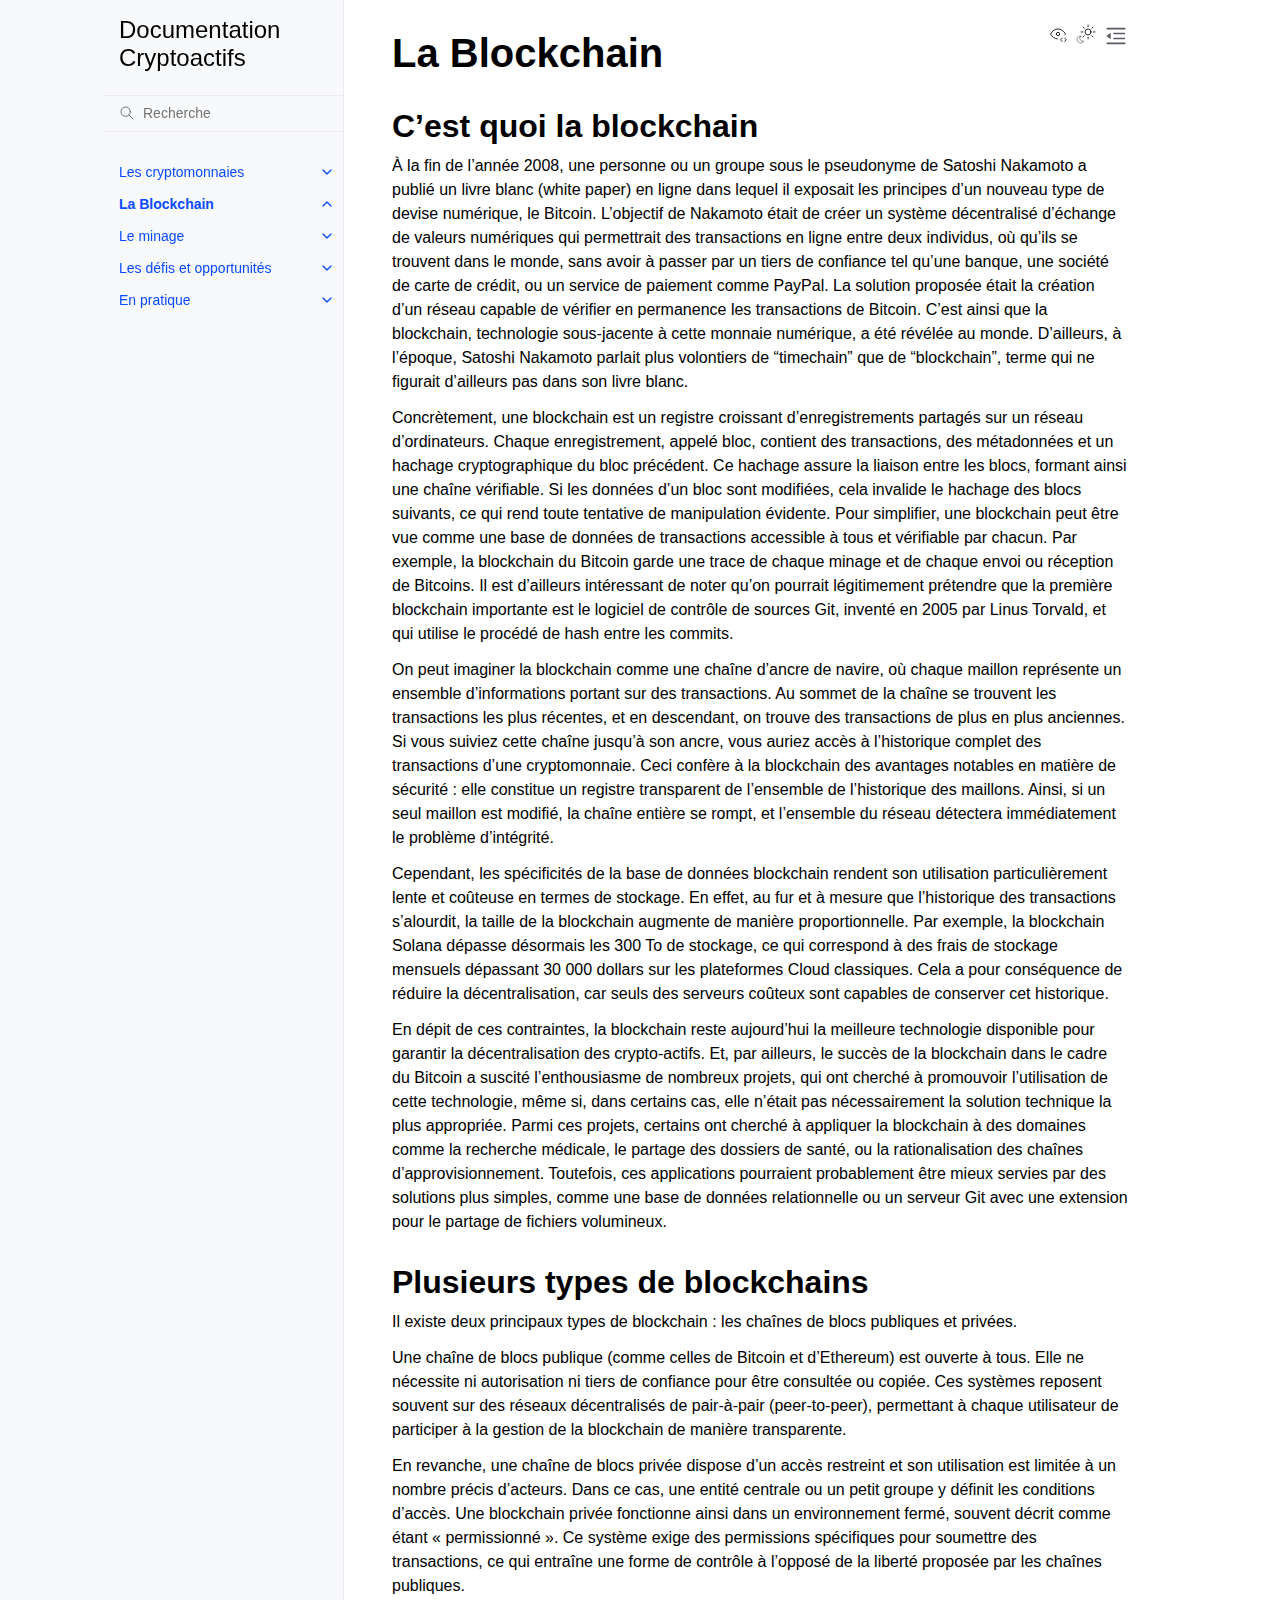
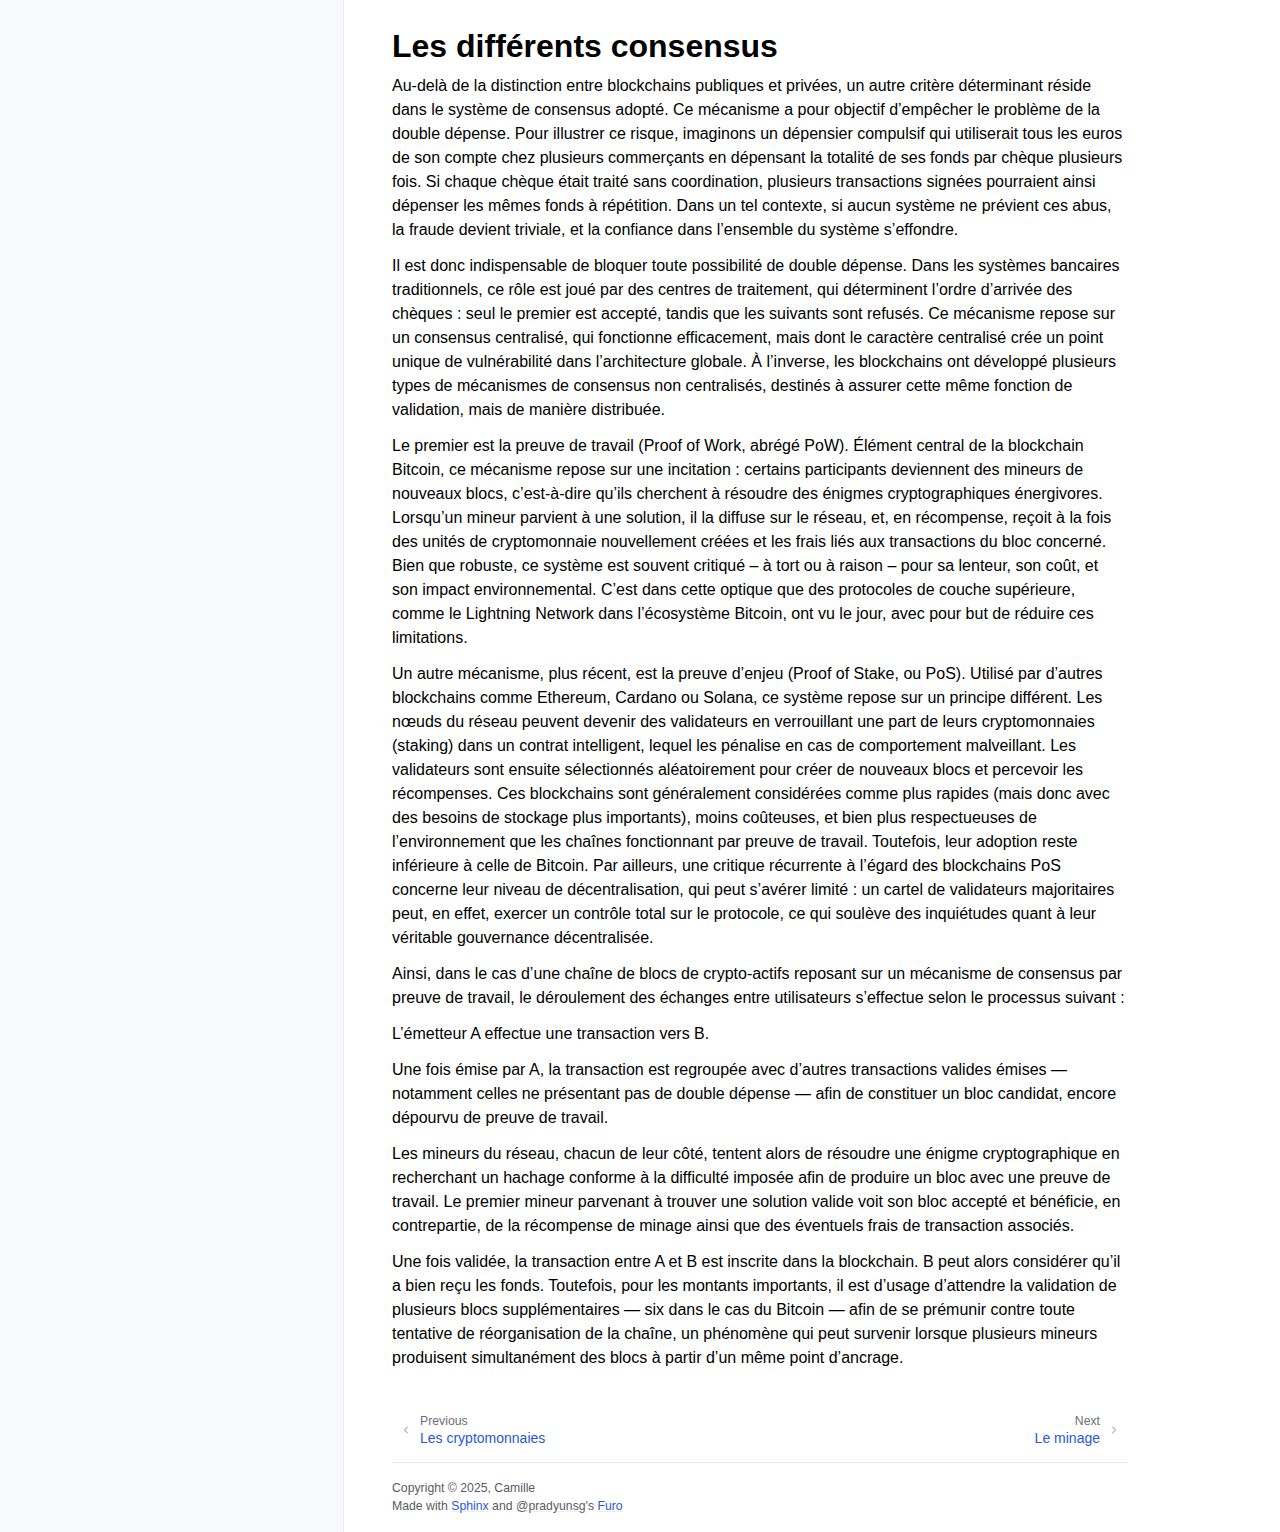
<file: blockchain.html>
<!doctype html>
<html class="no-js" lang="fr" data-content_root="./">
  <head><meta charset="utf-8"/>
    <meta name="viewport" content="width=device-width,initial-scale=1"/>
    <meta name="color-scheme" content="light dark"><meta name="viewport" content="width=device-width, initial-scale=1" />
<link rel="index" title="Index" href="genindex.html" /><link rel="search" title="Recherche" href="search.html" /><link rel="next" title="Le minage" href="minage.html" /><link rel="prev" title="Les cryptomonnaies" href="cryptomonnaies.html" />

    <!-- Generated with Sphinx 8.2.3 and Furo 2024.08.06 -->
        <title>La Blockchain - Documentation Cryptoactifs</title>
      <link rel="stylesheet" type="text/css" href="_static/pygments.css?v=8f2a1f02" />
    <link rel="stylesheet" type="text/css" href="_static/styles/furo.css?v=354aac6f" />
    <link rel="stylesheet" type="text/css" href="_static/styles/furo-extensions.css?v=302659d7" />
    
    


<style>
  body {
    --color-code-background: #f8f8f8;
  --color-code-foreground: black;
  
  }
  @media not print {
    body[data-theme="dark"] {
      --color-code-background: #202020;
  --color-code-foreground: #d0d0d0;
  
    }
    @media (prefers-color-scheme: dark) {
      body:not([data-theme="light"]) {
        --color-code-background: #202020;
  --color-code-foreground: #d0d0d0;
  
      }
    }
  }
</style></head>
  <body>
    
    <script>
      document.body.dataset.theme = localStorage.getItem("theme") || "auto";
    </script>
    

<svg xmlns="http://www.w3.org/2000/svg" style="display: none;">
  <symbol id="svg-toc" viewBox="0 0 24 24">
    <title>Contents</title>
    <svg stroke="currentColor" fill="currentColor" stroke-width="0" viewBox="0 0 1024 1024">
      <path d="M408 442h480c4.4 0 8-3.6 8-8v-56c0-4.4-3.6-8-8-8H408c-4.4 0-8 3.6-8 8v56c0 4.4 3.6 8 8 8zm-8 204c0 4.4 3.6 8 8 8h480c4.4 0 8-3.6 8-8v-56c0-4.4-3.6-8-8-8H408c-4.4 0-8 3.6-8 8v56zm504-486H120c-4.4 0-8 3.6-8 8v56c0 4.4 3.6 8 8 8h784c4.4 0 8-3.6 8-8v-56c0-4.4-3.6-8-8-8zm0 632H120c-4.4 0-8 3.6-8 8v56c0 4.4 3.6 8 8 8h784c4.4 0 8-3.6 8-8v-56c0-4.4-3.6-8-8-8zM115.4 518.9L271.7 642c5.8 4.6 14.4.5 14.4-6.9V388.9c0-7.4-8.5-11.5-14.4-6.9L115.4 505.1a8.74 8.74 0 0 0 0 13.8z"/>
    </svg>
  </symbol>
  <symbol id="svg-menu" viewBox="0 0 24 24">
    <title>Menu</title>
    <svg xmlns="http://www.w3.org/2000/svg" viewBox="0 0 24 24" fill="none" stroke="currentColor"
      stroke-width="2" stroke-linecap="round" stroke-linejoin="round" class="feather-menu">
      <line x1="3" y1="12" x2="21" y2="12"></line>
      <line x1="3" y1="6" x2="21" y2="6"></line>
      <line x1="3" y1="18" x2="21" y2="18"></line>
    </svg>
  </symbol>
  <symbol id="svg-arrow-right" viewBox="0 0 24 24">
    <title>Expand</title>
    <svg xmlns="http://www.w3.org/2000/svg" viewBox="0 0 24 24" fill="none" stroke="currentColor"
      stroke-width="2" stroke-linecap="round" stroke-linejoin="round" class="feather-chevron-right">
      <polyline points="9 18 15 12 9 6"></polyline>
    </svg>
  </symbol>
  <symbol id="svg-sun" viewBox="0 0 24 24">
    <title>Light mode</title>
    <svg xmlns="http://www.w3.org/2000/svg" viewBox="0 0 24 24" fill="none" stroke="currentColor"
      stroke-width="1" stroke-linecap="round" stroke-linejoin="round" class="feather-sun">
      <circle cx="12" cy="12" r="5"></circle>
      <line x1="12" y1="1" x2="12" y2="3"></line>
      <line x1="12" y1="21" x2="12" y2="23"></line>
      <line x1="4.22" y1="4.22" x2="5.64" y2="5.64"></line>
      <line x1="18.36" y1="18.36" x2="19.78" y2="19.78"></line>
      <line x1="1" y1="12" x2="3" y2="12"></line>
      <line x1="21" y1="12" x2="23" y2="12"></line>
      <line x1="4.22" y1="19.78" x2="5.64" y2="18.36"></line>
      <line x1="18.36" y1="5.64" x2="19.78" y2="4.22"></line>
    </svg>
  </symbol>
  <symbol id="svg-moon" viewBox="0 0 24 24">
    <title>Dark mode</title>
    <svg xmlns="http://www.w3.org/2000/svg" viewBox="0 0 24 24" fill="none" stroke="currentColor"
      stroke-width="1" stroke-linecap="round" stroke-linejoin="round" class="icon-tabler-moon">
      <path stroke="none" d="M0 0h24v24H0z" fill="none" />
      <path d="M12 3c.132 0 .263 0 .393 0a7.5 7.5 0 0 0 7.92 12.446a9 9 0 1 1 -8.313 -12.454z" />
    </svg>
  </symbol>
  <symbol id="svg-sun-with-moon" viewBox="0 0 24 24">
    <title>Auto light/dark, in light mode</title>
    <svg xmlns="http://www.w3.org/2000/svg" viewBox="0 0 24 24" fill="none" stroke="currentColor"
      stroke-width="1" stroke-linecap="round" stroke-linejoin="round"
      class="icon-custom-derived-from-feather-sun-and-tabler-moon">
      <path style="opacity: 50%" d="M 5.411 14.504 C 5.471 14.504 5.532 14.504 5.591 14.504 C 3.639 16.319 4.383 19.569 6.931 20.352 C 7.693 20.586 8.512 20.551 9.25 20.252 C 8.023 23.207 4.056 23.725 2.11 21.184 C 0.166 18.642 1.702 14.949 4.874 14.536 C 5.051 14.512 5.231 14.5 5.411 14.5 L 5.411 14.504 Z"/>
      <line x1="14.5" y1="3.25" x2="14.5" y2="1.25"/>
      <line x1="14.5" y1="15.85" x2="14.5" y2="17.85"/>
      <line x1="10.044" y1="5.094" x2="8.63" y2="3.68"/>
      <line x1="19" y1="14.05" x2="20.414" y2="15.464"/>
      <line x1="8.2" y1="9.55" x2="6.2" y2="9.55"/>
      <line x1="20.8" y1="9.55" x2="22.8" y2="9.55"/>
      <line x1="10.044" y1="14.006" x2="8.63" y2="15.42"/>
      <line x1="19" y1="5.05" x2="20.414" y2="3.636"/>
      <circle cx="14.5" cy="9.55" r="3.6"/>
    </svg>
  </symbol>
  <symbol id="svg-moon-with-sun" viewBox="0 0 24 24">
    <title>Auto light/dark, in dark mode</title>
    <svg xmlns="http://www.w3.org/2000/svg" viewBox="0 0 24 24" fill="none" stroke="currentColor"
      stroke-width="1" stroke-linecap="round" stroke-linejoin="round"
      class="icon-custom-derived-from-feather-sun-and-tabler-moon">
      <path d="M 8.282 7.007 C 8.385 7.007 8.494 7.007 8.595 7.007 C 5.18 10.184 6.481 15.869 10.942 17.24 C 12.275 17.648 13.706 17.589 15 17.066 C 12.851 22.236 5.91 23.143 2.505 18.696 C -0.897 14.249 1.791 7.786 7.342 7.063 C 7.652 7.021 7.965 7 8.282 7 L 8.282 7.007 Z"/>
      <line style="opacity: 50%" x1="18" y1="3.705" x2="18" y2="2.5"/>
      <line style="opacity: 50%" x1="18" y1="11.295" x2="18" y2="12.5"/>
      <line style="opacity: 50%" x1="15.316" y1="4.816" x2="14.464" y2="3.964"/>
      <line style="opacity: 50%" x1="20.711" y1="10.212" x2="21.563" y2="11.063"/>
      <line style="opacity: 50%" x1="14.205" y1="7.5" x2="13.001" y2="7.5"/>
      <line style="opacity: 50%" x1="21.795" y1="7.5" x2="23" y2="7.5"/>
      <line style="opacity: 50%" x1="15.316" y1="10.184" x2="14.464" y2="11.036"/>
      <line style="opacity: 50%" x1="20.711" y1="4.789" x2="21.563" y2="3.937"/>
      <circle style="opacity: 50%" cx="18" cy="7.5" r="2.169"/>
    </svg>
  </symbol>
  <symbol id="svg-pencil" viewBox="0 0 24 24">
    <svg xmlns="http://www.w3.org/2000/svg" viewBox="0 0 24 24" fill="none" stroke="currentColor"
      stroke-width="1" stroke-linecap="round" stroke-linejoin="round" class="icon-tabler-pencil-code">
      <path d="M4 20h4l10.5 -10.5a2.828 2.828 0 1 0 -4 -4l-10.5 10.5v4" />
      <path d="M13.5 6.5l4 4" />
      <path d="M20 21l2 -2l-2 -2" />
      <path d="M17 17l-2 2l2 2" />
    </svg>
  </symbol>
  <symbol id="svg-eye" viewBox="0 0 24 24">
    <svg xmlns="http://www.w3.org/2000/svg" viewBox="0 0 24 24" fill="none" stroke="currentColor"
      stroke-width="1" stroke-linecap="round" stroke-linejoin="round" class="icon-tabler-eye-code">
      <path stroke="none" d="M0 0h24v24H0z" fill="none" />
      <path d="M10 12a2 2 0 1 0 4 0a2 2 0 0 0 -4 0" />
      <path
        d="M11.11 17.958c-3.209 -.307 -5.91 -2.293 -8.11 -5.958c2.4 -4 5.4 -6 9 -6c3.6 0 6.6 2 9 6c-.21 .352 -.427 .688 -.647 1.008" />
      <path d="M20 21l2 -2l-2 -2" />
      <path d="M17 17l-2 2l2 2" />
    </svg>
  </symbol>
</svg>

<input type="checkbox" class="sidebar-toggle" name="__navigation" id="__navigation">
<input type="checkbox" class="sidebar-toggle" name="__toc" id="__toc">
<label class="overlay sidebar-overlay" for="__navigation">
  <div class="visually-hidden">Hide navigation sidebar</div>
</label>
<label class="overlay toc-overlay" for="__toc">
  <div class="visually-hidden">Hide table of contents sidebar</div>
</label>

<a class="skip-to-content muted-link" href="#furo-main-content">Skip to content</a>



<div class="page">
  <header class="mobile-header">
    <div class="header-left">
      <label class="nav-overlay-icon" for="__navigation">
        <div class="visually-hidden">Toggle site navigation sidebar</div>
        <i class="icon"><svg><use href="#svg-menu"></use></svg></i>
      </label>
    </div>
    <div class="header-center">
      <a href="index.html"><div class="brand">Documentation Cryptoactifs </div></a>
    </div>
    <div class="header-right">
      <div class="theme-toggle-container theme-toggle-header">
        <button class="theme-toggle">
          <div class="visually-hidden">Toggle Light / Dark / Auto color theme</div>
          <svg class="theme-icon-when-auto-light"><use href="#svg-sun-with-moon"></use></svg>
          <svg class="theme-icon-when-auto-dark"><use href="#svg-moon-with-sun"></use></svg>
          <svg class="theme-icon-when-dark"><use href="#svg-moon"></use></svg>
          <svg class="theme-icon-when-light"><use href="#svg-sun"></use></svg>
        </button>
      </div>
      <label class="toc-overlay-icon toc-header-icon" for="__toc">
        <div class="visually-hidden">Toggle table of contents sidebar</div>
        <i class="icon"><svg><use href="#svg-toc"></use></svg></i>
      </label>
    </div>
  </header>
  <aside class="sidebar-drawer">
    <div class="sidebar-container">
      
      <div class="sidebar-sticky"><a class="sidebar-brand" href="index.html">
  
  
  <span class="sidebar-brand-text">Documentation Cryptoactifs </span>
  
</a><form class="sidebar-search-container" method="get" action="search.html" role="search">
  <input class="sidebar-search" placeholder="Recherche" name="q" aria-label="Recherche">
  <input type="hidden" name="check_keywords" value="yes">
  <input type="hidden" name="area" value="default">
</form>
<div id="searchbox"></div><div class="sidebar-scroll"><div class="sidebar-tree">
  <ul class="current">
<li class="toctree-l1 has-children"><a class="reference internal" href="cryptomonnaies.html">Les cryptomonnaies</a><input class="toctree-checkbox" id="toctree-checkbox-1" name="toctree-checkbox-1" role="switch" type="checkbox"/><label for="toctree-checkbox-1"><div class="visually-hidden">Toggle navigation of Les cryptomonnaies</div><i class="icon"><svg><use href="#svg-arrow-right"></use></svg></i></label><ul class="simple">
</ul>
</li>
<li class="toctree-l1 current has-children current-page"><a class="current reference internal" href="#">La Blockchain</a><input checked="" class="toctree-checkbox" id="toctree-checkbox-2" name="toctree-checkbox-2" role="switch" type="checkbox"/><label for="toctree-checkbox-2"><div class="visually-hidden">Toggle navigation of La Blockchain</div><i class="icon"><svg><use href="#svg-arrow-right"></use></svg></i></label><ul class="simple">
</ul>
</li>
<li class="toctree-l1 has-children"><a class="reference internal" href="minage.html">Le minage</a><input class="toctree-checkbox" id="toctree-checkbox-3" name="toctree-checkbox-3" role="switch" type="checkbox"/><label for="toctree-checkbox-3"><div class="visually-hidden">Toggle navigation of Le minage</div><i class="icon"><svg><use href="#svg-arrow-right"></use></svg></i></label><ul class="simple">
</ul>
</li>
<li class="toctree-l1 has-children"><a class="reference internal" href="defis_opportunites.html">Les défis et opportunités</a><input class="toctree-checkbox" id="toctree-checkbox-4" name="toctree-checkbox-4" role="switch" type="checkbox"/><label for="toctree-checkbox-4"><div class="visually-hidden">Toggle navigation of Les défis et opportunités</div><i class="icon"><svg><use href="#svg-arrow-right"></use></svg></i></label><ul class="simple">
</ul>
</li>
<li class="toctree-l1 has-children"><a class="reference internal" href="en_pratique.html">En pratique</a><input class="toctree-checkbox" id="toctree-checkbox-5" name="toctree-checkbox-5" role="switch" type="checkbox"/><label for="toctree-checkbox-5"><div class="visually-hidden">Toggle navigation of En pratique</div><i class="icon"><svg><use href="#svg-arrow-right"></use></svg></i></label><ul class="simple">
</ul>
</li>
</ul>

</div>
</div>

      </div>
      
    </div>
  </aside>
  <div class="main">
    <div class="content">
      <div class="article-container">
        <a href="#" class="back-to-top muted-link">
          <svg xmlns="http://www.w3.org/2000/svg" viewBox="0 0 24 24">
            <path d="M13 20h-2V8l-5.5 5.5-1.42-1.42L12 4.16l7.92 7.92-1.42 1.42L13 8v12z"></path>
          </svg>
          <span>Back to top</span>
        </a>
        <div class="content-icon-container">
          <div class="view-this-page">
  <a class="muted-link" href="_sources/blockchain.rst.txt" title="View this page">
    <svg><use href="#svg-eye"></use></svg>
    <span class="visually-hidden">View this page</span>
  </a>
</div>
<div class="theme-toggle-container theme-toggle-content">
            <button class="theme-toggle">
              <div class="visually-hidden">Toggle Light / Dark / Auto color theme</div>
              <svg class="theme-icon-when-auto-light"><use href="#svg-sun-with-moon"></use></svg>
              <svg class="theme-icon-when-auto-dark"><use href="#svg-moon-with-sun"></use></svg>
              <svg class="theme-icon-when-dark"><use href="#svg-moon"></use></svg>
              <svg class="theme-icon-when-light"><use href="#svg-sun"></use></svg>
            </button>
          </div>
          <label class="toc-overlay-icon toc-content-icon" for="__toc">
            <div class="visually-hidden">Toggle table of contents sidebar</div>
            <i class="icon"><svg><use href="#svg-toc"></use></svg></i>
          </label>
        </div>
        <article role="main" id="furo-main-content">
          <section id="la-blockchain">
<h1>La Blockchain<a class="headerlink" href="#la-blockchain" title="Lien vers cette rubrique">¶</a></h1>
<section id="c-est-quoi-la-blockchain">
<h2>C’est quoi la blockchain<a class="headerlink" href="#c-est-quoi-la-blockchain" title="Lien vers cette rubrique">¶</a></h2>
<p>À la fin de l’année 2008, une personne ou un groupe sous le pseudonyme de Satoshi Nakamoto a publié un livre blanc (white paper) en ligne dans lequel il exposait les principes d’un nouveau type de devise numérique, le Bitcoin. L’objectif de Nakamoto était de créer un système décentralisé d’échange de valeurs numériques qui permettrait des transactions en ligne entre deux individus, où qu’ils se trouvent dans le monde, sans avoir à passer par un tiers de confiance tel qu’une banque, une société de carte de crédit, ou un service de paiement comme PayPal. La solution proposée était la création d’un réseau capable de vérifier en permanence les transactions de Bitcoin. C’est ainsi que la blockchain, technologie sous-jacente à cette monnaie numérique, a été révélée au monde. D’ailleurs, à l’époque, Satoshi Nakamoto parlait plus volontiers de “timechain” que de “blockchain”, terme qui ne figurait d’ailleurs pas dans son livre blanc.</p>
<p>Concrètement, une blockchain est un registre croissant d’enregistrements partagés sur un réseau d’ordinateurs. Chaque enregistrement, appelé bloc, contient des transactions, des métadonnées et un hachage cryptographique du bloc précédent. Ce hachage assure la liaison entre les blocs, formant ainsi une chaîne vérifiable. Si les données d’un bloc sont modifiées, cela invalide le hachage des blocs suivants, ce qui rend toute tentative de manipulation évidente. Pour simplifier, une blockchain peut être vue comme une base de données de transactions accessible à tous et vérifiable par chacun. Par exemple, la blockchain du Bitcoin garde une trace de chaque minage et de chaque envoi ou réception de Bitcoins.  Il est d’ailleurs intéressant de noter qu’on pourrait légitimement prétendre que la première blockchain importante est le logiciel de contrôle de sources Git, inventé en 2005 par Linus Torvald, et qui utilise le procédé de hash entre les commits.</p>
<p>On peut imaginer la blockchain comme une chaîne d’ancre de navire, où chaque maillon représente un ensemble d’informations portant sur des transactions. Au sommet de la chaîne se trouvent les transactions les plus récentes, et en descendant, on trouve des transactions de plus en plus anciennes. Si vous suiviez cette chaîne jusqu’à son ancre, vous auriez accès à l’historique complet des transactions d’une cryptomonnaie. Ceci confère à la blockchain des avantages notables en matière de sécurité : elle constitue un registre transparent de l’ensemble de l’historique des maillons. Ainsi, si un seul maillon est modifié, la chaîne entière se rompt, et l’ensemble du réseau détectera immédiatement le problème d’intégrité.</p>
<p>Cependant, les spécificités de la base de données blockchain rendent son utilisation particulièrement lente et coûteuse en termes de stockage. En effet, au fur et à mesure que l’historique des transactions s’alourdit, la taille de la blockchain augmente de manière proportionnelle. Par exemple, la blockchain Solana dépasse désormais les 300 To de stockage, ce qui correspond à des frais de stockage mensuels dépassant 30 000 dollars sur les plateformes Cloud classiques. Cela a pour conséquence de réduire la décentralisation, car seuls des serveurs coûteux sont capables de conserver cet historique.</p>
<p>En dépit de ces contraintes, la blockchain reste aujourd’hui la meilleure technologie disponible pour garantir la décentralisation des crypto-actifs. Et, par ailleurs, le succès de la blockchain dans le cadre du Bitcoin a suscité l’enthousiasme de nombreux projets, qui ont cherché à promouvoir l’utilisation de cette technologie, même si, dans certains cas, elle n’était pas nécessairement la solution technique la plus appropriée. Parmi ces projets, certains ont cherché à appliquer la blockchain à des domaines comme la recherche médicale, le partage des dossiers de santé, ou la rationalisation des chaînes d’approvisionnement. Toutefois, ces applications pourraient probablement être mieux servies par des solutions plus simples, comme une base de données relationnelle ou un serveur Git avec une extension pour le partage de fichiers volumineux.</p>
</section>
<section id="plusieurs-types-de-blockchains">
<h2>Plusieurs types de blockchains<a class="headerlink" href="#plusieurs-types-de-blockchains" title="Lien vers cette rubrique">¶</a></h2>
<p>Il existe deux principaux types de blockchain : les chaînes de blocs publiques et privées.</p>
<p>Une chaîne de blocs publique (comme celles de Bitcoin et d’Ethereum) est ouverte à tous. Elle ne nécessite ni autorisation ni tiers de confiance pour être consultée ou copiée. Ces systèmes reposent souvent sur des réseaux décentralisés de pair-à-pair (peer-to-peer), permettant à chaque utilisateur de participer à la gestion de la blockchain de manière transparente.</p>
<p>En revanche, une chaîne de blocs privée dispose d’un accès restreint et son utilisation est limitée à un nombre précis d’acteurs. Dans ce cas, une entité centrale ou un petit groupe y définit les conditions d’accès. Une blockchain privée fonctionne ainsi dans un environnement fermé, souvent décrit comme étant « permissionné ». Ce système exige des permissions spécifiques pour soumettre des transactions, ce qui entraîne une forme de contrôle à l’opposé de la liberté proposée par les chaînes publiques.</p>
</section>
<section id="les-differents-consensus">
<h2>Les différents consensus<a class="headerlink" href="#les-differents-consensus" title="Lien vers cette rubrique">¶</a></h2>
<p>Au-delà de la distinction entre blockchains publiques et privées, un autre critère déterminant réside dans le système de consensus adopté. Ce mécanisme a pour objectif d’empêcher le problème de la double dépense. Pour illustrer ce risque, imaginons un dépensier compulsif qui utiliserait tous les euros de son compte chez plusieurs commerçants en dépensant la totalité de ses fonds par chèque plusieurs fois. Si chaque chèque était traité sans coordination, plusieurs transactions signées pourraient ainsi dépenser les mêmes fonds à répétition. Dans un tel contexte, si aucun système ne prévient ces abus, la fraude devient triviale, et la confiance dans l’ensemble du système s’effondre.</p>
<p>Il est donc indispensable de bloquer toute possibilité de double dépense. Dans les systèmes bancaires traditionnels, ce rôle est joué par des centres de traitement, qui déterminent l’ordre d’arrivée des chèques : seul le premier est accepté, tandis que les suivants sont refusés. Ce mécanisme repose sur un consensus centralisé, qui fonctionne efficacement, mais dont le caractère centralisé crée un point unique de vulnérabilité dans l’architecture globale.
À l’inverse, les blockchains ont développé plusieurs types de mécanismes de consensus non centralisés, destinés à assurer cette même fonction de validation, mais de manière distribuée.</p>
<p>Le premier est la preuve de travail (Proof of Work, abrégé PoW). Élément central de la blockchain Bitcoin, ce mécanisme repose sur une incitation : certains participants deviennent des mineurs de nouveaux blocs, c’est-à-dire qu’ils cherchent à résoudre des énigmes cryptographiques énergivores. Lorsqu’un mineur parvient à une solution, il la diffuse sur le réseau, et, en récompense, reçoit à la fois des unités de cryptomonnaie nouvellement créées et les frais liés aux transactions du bloc concerné. Bien que robuste, ce système est souvent critiqué – à tort ou à raison – pour sa lenteur, son coût, et son impact environnemental. C’est dans cette optique que des protocoles de couche supérieure, comme le Lightning Network dans l’écosystème Bitcoin, ont vu le jour, avec pour but de réduire ces limitations.</p>
<p>Un autre mécanisme, plus récent, est la preuve d’enjeu (Proof of Stake, ou PoS). Utilisé par d’autres blockchains comme Ethereum, Cardano ou Solana, ce système repose sur un principe différent. Les nœuds du réseau peuvent devenir des validateurs en verrouillant une part de leurs cryptomonnaies (staking) dans un contrat intelligent, lequel les pénalise en cas de comportement malveillant. Les validateurs sont ensuite sélectionnés aléatoirement pour créer de nouveaux blocs et percevoir les récompenses. Ces blockchains sont généralement considérées comme plus rapides (mais donc avec des besoins de stockage plus importants), moins coûteuses, et bien plus respectueuses de l’environnement que les chaînes fonctionnant par preuve de travail. Toutefois, leur adoption reste inférieure à celle de Bitcoin. Par ailleurs, une critique récurrente à l’égard des blockchains PoS concerne leur niveau de décentralisation, qui peut s’avérer limité : un cartel de validateurs majoritaires peut, en effet, exercer un contrôle total sur le protocole, ce qui soulève des inquiétudes quant à leur véritable gouvernance décentralisée.</p>
<p>Ainsi, dans le cas d’une chaîne de blocs de crypto-actifs reposant sur un mécanisme de consensus par preuve de travail, le déroulement des échanges entre utilisateurs s’effectue selon le processus suivant :</p>
<p>L’émetteur A effectue une transaction vers B.</p>
<p>Une fois émise par A, la transaction est regroupée avec d’autres transactions valides émises — notamment celles ne présentant pas de double dépense — afin de constituer un bloc candidat, encore dépourvu de preuve de travail.</p>
<p>Les mineurs du réseau, chacun de leur côté, tentent alors de résoudre une énigme cryptographique en recherchant un hachage conforme à la difficulté imposée afin de produire un bloc avec une preuve de travail. Le premier mineur parvenant à trouver une solution valide voit son bloc accepté et bénéficie, en contrepartie, de la récompense de minage ainsi que des éventuels frais de transaction associés.</p>
<p>Une fois validée, la transaction entre A et B est inscrite dans la blockchain. B peut alors considérer qu’il a bien reçu les fonds. Toutefois, pour les montants importants, il est d’usage d’attendre la validation de plusieurs blocs supplémentaires — six dans le cas du Bitcoin — afin de se prémunir contre toute tentative de réorganisation de la chaîne, un phénomène qui peut survenir lorsque plusieurs mineurs produisent simultanément des blocs à partir d’un même point d’ancrage.</p>
<div class="toctree-wrapper compound">
</div>
</section>
</section>

        </article>
      </div>
      <footer>
        
        <div class="related-pages">
          <a class="next-page" href="minage.html">
              <div class="page-info">
                <div class="context">
                  <span>Next</span>
                </div>
                <div class="title">Le minage</div>
              </div>
              <svg class="furo-related-icon"><use href="#svg-arrow-right"></use></svg>
            </a>
          <a class="prev-page" href="cryptomonnaies.html">
              <svg class="furo-related-icon"><use href="#svg-arrow-right"></use></svg>
              <div class="page-info">
                <div class="context">
                  <span>Previous</span>
                </div>
                
                <div class="title">Les cryptomonnaies</div>
                
              </div>
            </a>
        </div>
        <div class="bottom-of-page">
          <div class="left-details">
            <div class="copyright">
                Copyright &#169; 2025, Camille
            </div>
            Made with <a href="https://www.sphinx-doc.org/">Sphinx</a> and <a class="muted-link" href="https://pradyunsg.me">@pradyunsg</a>'s
            
            <a href="https://github.com/pradyunsg/furo">Furo</a>
            
          </div>
          <div class="right-details">
            
          </div>
        </div>
        
      </footer>
    </div>
    <aside class="toc-drawer">
      
      
      <div class="toc-sticky toc-scroll">
        <div class="toc-title-container">
          <span class="toc-title">
            On this page
          </span>
        </div>
        <div class="toc-tree-container">
          <div class="toc-tree">
            <ul>
<li><a class="reference internal" href="#">La Blockchain</a><ul>
<li><a class="reference internal" href="#c-est-quoi-la-blockchain">C’est quoi la blockchain</a></li>
<li><a class="reference internal" href="#plusieurs-types-de-blockchains">Plusieurs types de blockchains</a></li>
<li><a class="reference internal" href="#les-differents-consensus">Les différents consensus</a></li>
</ul>
</li>
</ul>

          </div>
        </div>
      </div>
      
      
    </aside>
  </div>
</div><script src="_static/documentation_options.js?v=d1a510d7"></script>
    <script src="_static/doctools.js?v=9bcbadda"></script>
    <script src="_static/sphinx_highlight.js?v=dc90522c"></script>
    <script src="_static/scripts/furo.js?v=5fa4622c"></script>
    <script src="_static/translations.js?v=e6b791cb"></script>
    </body>
</html>
</file>
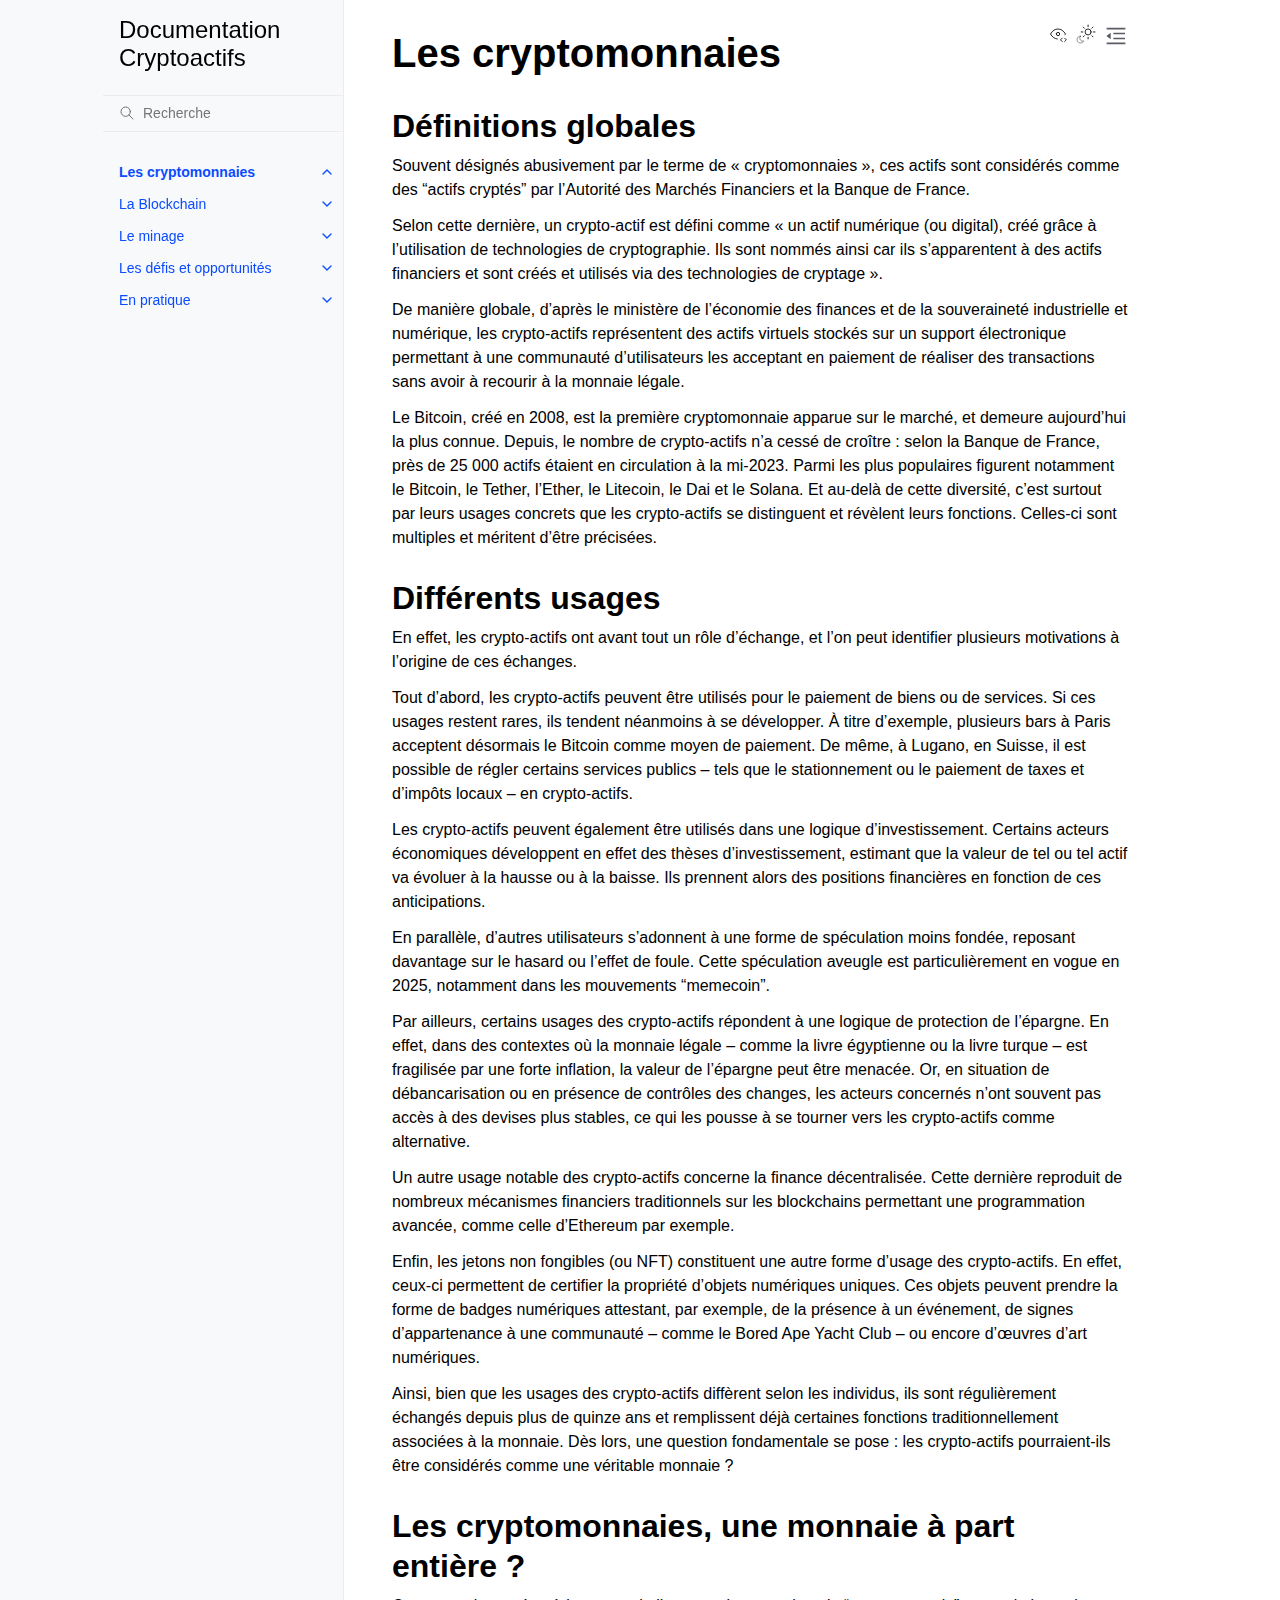
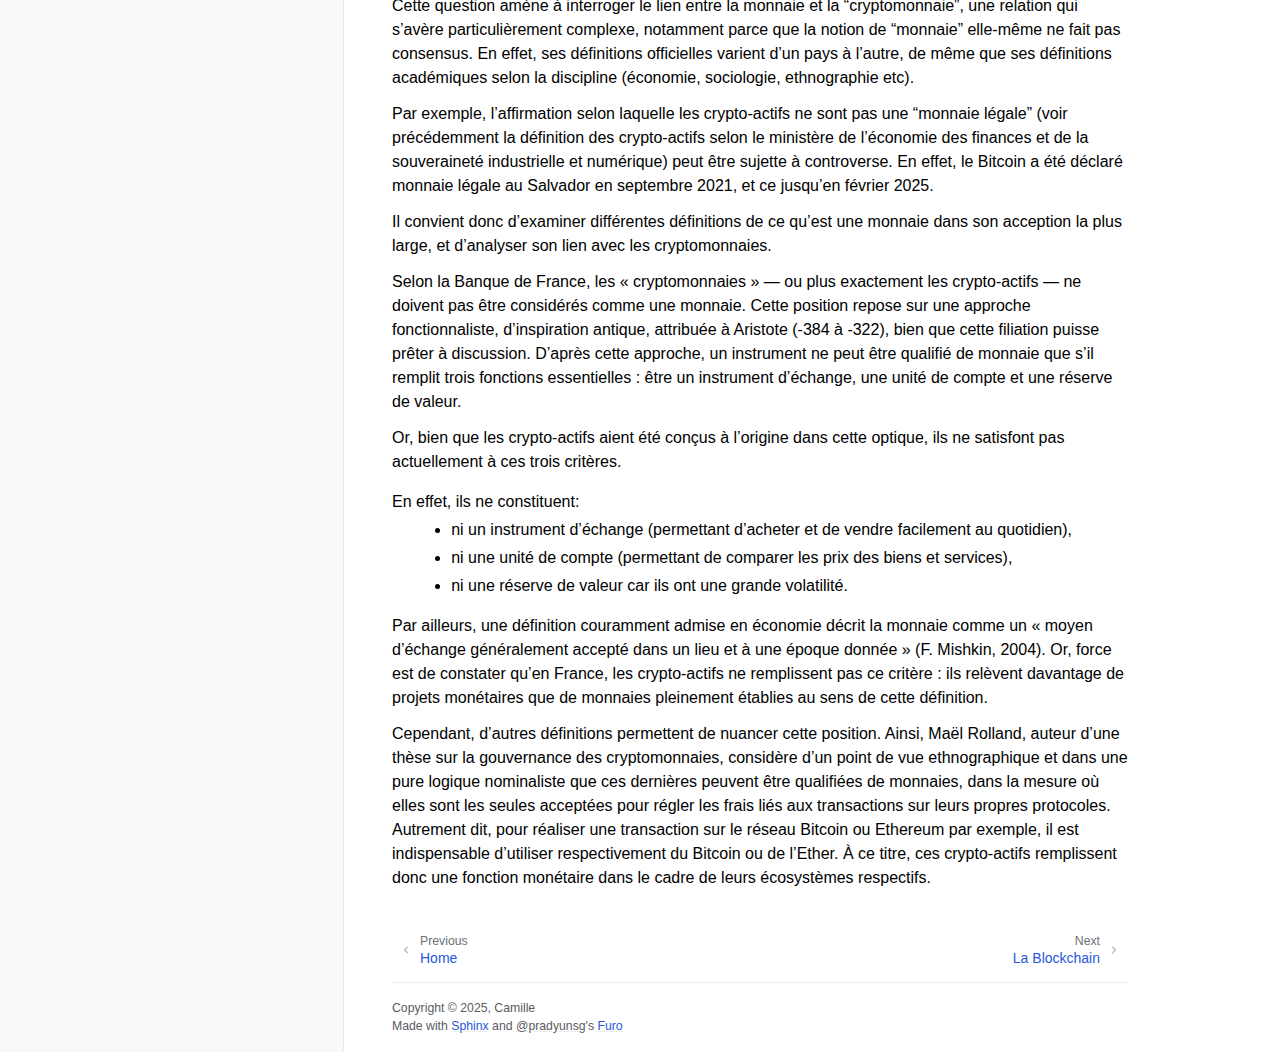
<file: cryptomonnaies.html>
<!doctype html>
<html class="no-js" lang="fr" data-content_root="./">
  <head><meta charset="utf-8"/>
    <meta name="viewport" content="width=device-width,initial-scale=1"/>
    <meta name="color-scheme" content="light dark"><meta name="viewport" content="width=device-width, initial-scale=1" />
<link rel="index" title="Index" href="genindex.html" /><link rel="search" title="Recherche" href="search.html" /><link rel="next" title="La Blockchain" href="blockchain.html" /><link rel="prev" title="Présentation NSI - cryptoactifs" href="index.html" />

    <!-- Generated with Sphinx 8.2.3 and Furo 2024.08.06 -->
        <title>Les cryptomonnaies - Documentation Cryptoactifs</title>
      <link rel="stylesheet" type="text/css" href="_static/pygments.css?v=8f2a1f02" />
    <link rel="stylesheet" type="text/css" href="_static/styles/furo.css?v=354aac6f" />
    <link rel="stylesheet" type="text/css" href="_static/styles/furo-extensions.css?v=302659d7" />
    
    


<style>
  body {
    --color-code-background: #f8f8f8;
  --color-code-foreground: black;
  
  }
  @media not print {
    body[data-theme="dark"] {
      --color-code-background: #202020;
  --color-code-foreground: #d0d0d0;
  
    }
    @media (prefers-color-scheme: dark) {
      body:not([data-theme="light"]) {
        --color-code-background: #202020;
  --color-code-foreground: #d0d0d0;
  
      }
    }
  }
</style></head>
  <body>
    
    <script>
      document.body.dataset.theme = localStorage.getItem("theme") || "auto";
    </script>
    

<svg xmlns="http://www.w3.org/2000/svg" style="display: none;">
  <symbol id="svg-toc" viewBox="0 0 24 24">
    <title>Contents</title>
    <svg stroke="currentColor" fill="currentColor" stroke-width="0" viewBox="0 0 1024 1024">
      <path d="M408 442h480c4.4 0 8-3.6 8-8v-56c0-4.4-3.6-8-8-8H408c-4.4 0-8 3.6-8 8v56c0 4.4 3.6 8 8 8zm-8 204c0 4.4 3.6 8 8 8h480c4.4 0 8-3.6 8-8v-56c0-4.4-3.6-8-8-8H408c-4.4 0-8 3.6-8 8v56zm504-486H120c-4.4 0-8 3.6-8 8v56c0 4.4 3.6 8 8 8h784c4.4 0 8-3.6 8-8v-56c0-4.4-3.6-8-8-8zm0 632H120c-4.4 0-8 3.6-8 8v56c0 4.4 3.6 8 8 8h784c4.4 0 8-3.6 8-8v-56c0-4.4-3.6-8-8-8zM115.4 518.9L271.7 642c5.8 4.6 14.4.5 14.4-6.9V388.9c0-7.4-8.5-11.5-14.4-6.9L115.4 505.1a8.74 8.74 0 0 0 0 13.8z"/>
    </svg>
  </symbol>
  <symbol id="svg-menu" viewBox="0 0 24 24">
    <title>Menu</title>
    <svg xmlns="http://www.w3.org/2000/svg" viewBox="0 0 24 24" fill="none" stroke="currentColor"
      stroke-width="2" stroke-linecap="round" stroke-linejoin="round" class="feather-menu">
      <line x1="3" y1="12" x2="21" y2="12"></line>
      <line x1="3" y1="6" x2="21" y2="6"></line>
      <line x1="3" y1="18" x2="21" y2="18"></line>
    </svg>
  </symbol>
  <symbol id="svg-arrow-right" viewBox="0 0 24 24">
    <title>Expand</title>
    <svg xmlns="http://www.w3.org/2000/svg" viewBox="0 0 24 24" fill="none" stroke="currentColor"
      stroke-width="2" stroke-linecap="round" stroke-linejoin="round" class="feather-chevron-right">
      <polyline points="9 18 15 12 9 6"></polyline>
    </svg>
  </symbol>
  <symbol id="svg-sun" viewBox="0 0 24 24">
    <title>Light mode</title>
    <svg xmlns="http://www.w3.org/2000/svg" viewBox="0 0 24 24" fill="none" stroke="currentColor"
      stroke-width="1" stroke-linecap="round" stroke-linejoin="round" class="feather-sun">
      <circle cx="12" cy="12" r="5"></circle>
      <line x1="12" y1="1" x2="12" y2="3"></line>
      <line x1="12" y1="21" x2="12" y2="23"></line>
      <line x1="4.22" y1="4.22" x2="5.64" y2="5.64"></line>
      <line x1="18.36" y1="18.36" x2="19.78" y2="19.78"></line>
      <line x1="1" y1="12" x2="3" y2="12"></line>
      <line x1="21" y1="12" x2="23" y2="12"></line>
      <line x1="4.22" y1="19.78" x2="5.64" y2="18.36"></line>
      <line x1="18.36" y1="5.64" x2="19.78" y2="4.22"></line>
    </svg>
  </symbol>
  <symbol id="svg-moon" viewBox="0 0 24 24">
    <title>Dark mode</title>
    <svg xmlns="http://www.w3.org/2000/svg" viewBox="0 0 24 24" fill="none" stroke="currentColor"
      stroke-width="1" stroke-linecap="round" stroke-linejoin="round" class="icon-tabler-moon">
      <path stroke="none" d="M0 0h24v24H0z" fill="none" />
      <path d="M12 3c.132 0 .263 0 .393 0a7.5 7.5 0 0 0 7.92 12.446a9 9 0 1 1 -8.313 -12.454z" />
    </svg>
  </symbol>
  <symbol id="svg-sun-with-moon" viewBox="0 0 24 24">
    <title>Auto light/dark, in light mode</title>
    <svg xmlns="http://www.w3.org/2000/svg" viewBox="0 0 24 24" fill="none" stroke="currentColor"
      stroke-width="1" stroke-linecap="round" stroke-linejoin="round"
      class="icon-custom-derived-from-feather-sun-and-tabler-moon">
      <path style="opacity: 50%" d="M 5.411 14.504 C 5.471 14.504 5.532 14.504 5.591 14.504 C 3.639 16.319 4.383 19.569 6.931 20.352 C 7.693 20.586 8.512 20.551 9.25 20.252 C 8.023 23.207 4.056 23.725 2.11 21.184 C 0.166 18.642 1.702 14.949 4.874 14.536 C 5.051 14.512 5.231 14.5 5.411 14.5 L 5.411 14.504 Z"/>
      <line x1="14.5" y1="3.25" x2="14.5" y2="1.25"/>
      <line x1="14.5" y1="15.85" x2="14.5" y2="17.85"/>
      <line x1="10.044" y1="5.094" x2="8.63" y2="3.68"/>
      <line x1="19" y1="14.05" x2="20.414" y2="15.464"/>
      <line x1="8.2" y1="9.55" x2="6.2" y2="9.55"/>
      <line x1="20.8" y1="9.55" x2="22.8" y2="9.55"/>
      <line x1="10.044" y1="14.006" x2="8.63" y2="15.42"/>
      <line x1="19" y1="5.05" x2="20.414" y2="3.636"/>
      <circle cx="14.5" cy="9.55" r="3.6"/>
    </svg>
  </symbol>
  <symbol id="svg-moon-with-sun" viewBox="0 0 24 24">
    <title>Auto light/dark, in dark mode</title>
    <svg xmlns="http://www.w3.org/2000/svg" viewBox="0 0 24 24" fill="none" stroke="currentColor"
      stroke-width="1" stroke-linecap="round" stroke-linejoin="round"
      class="icon-custom-derived-from-feather-sun-and-tabler-moon">
      <path d="M 8.282 7.007 C 8.385 7.007 8.494 7.007 8.595 7.007 C 5.18 10.184 6.481 15.869 10.942 17.24 C 12.275 17.648 13.706 17.589 15 17.066 C 12.851 22.236 5.91 23.143 2.505 18.696 C -0.897 14.249 1.791 7.786 7.342 7.063 C 7.652 7.021 7.965 7 8.282 7 L 8.282 7.007 Z"/>
      <line style="opacity: 50%" x1="18" y1="3.705" x2="18" y2="2.5"/>
      <line style="opacity: 50%" x1="18" y1="11.295" x2="18" y2="12.5"/>
      <line style="opacity: 50%" x1="15.316" y1="4.816" x2="14.464" y2="3.964"/>
      <line style="opacity: 50%" x1="20.711" y1="10.212" x2="21.563" y2="11.063"/>
      <line style="opacity: 50%" x1="14.205" y1="7.5" x2="13.001" y2="7.5"/>
      <line style="opacity: 50%" x1="21.795" y1="7.5" x2="23" y2="7.5"/>
      <line style="opacity: 50%" x1="15.316" y1="10.184" x2="14.464" y2="11.036"/>
      <line style="opacity: 50%" x1="20.711" y1="4.789" x2="21.563" y2="3.937"/>
      <circle style="opacity: 50%" cx="18" cy="7.5" r="2.169"/>
    </svg>
  </symbol>
  <symbol id="svg-pencil" viewBox="0 0 24 24">
    <svg xmlns="http://www.w3.org/2000/svg" viewBox="0 0 24 24" fill="none" stroke="currentColor"
      stroke-width="1" stroke-linecap="round" stroke-linejoin="round" class="icon-tabler-pencil-code">
      <path d="M4 20h4l10.5 -10.5a2.828 2.828 0 1 0 -4 -4l-10.5 10.5v4" />
      <path d="M13.5 6.5l4 4" />
      <path d="M20 21l2 -2l-2 -2" />
      <path d="M17 17l-2 2l2 2" />
    </svg>
  </symbol>
  <symbol id="svg-eye" viewBox="0 0 24 24">
    <svg xmlns="http://www.w3.org/2000/svg" viewBox="0 0 24 24" fill="none" stroke="currentColor"
      stroke-width="1" stroke-linecap="round" stroke-linejoin="round" class="icon-tabler-eye-code">
      <path stroke="none" d="M0 0h24v24H0z" fill="none" />
      <path d="M10 12a2 2 0 1 0 4 0a2 2 0 0 0 -4 0" />
      <path
        d="M11.11 17.958c-3.209 -.307 -5.91 -2.293 -8.11 -5.958c2.4 -4 5.4 -6 9 -6c3.6 0 6.6 2 9 6c-.21 .352 -.427 .688 -.647 1.008" />
      <path d="M20 21l2 -2l-2 -2" />
      <path d="M17 17l-2 2l2 2" />
    </svg>
  </symbol>
</svg>

<input type="checkbox" class="sidebar-toggle" name="__navigation" id="__navigation">
<input type="checkbox" class="sidebar-toggle" name="__toc" id="__toc">
<label class="overlay sidebar-overlay" for="__navigation">
  <div class="visually-hidden">Hide navigation sidebar</div>
</label>
<label class="overlay toc-overlay" for="__toc">
  <div class="visually-hidden">Hide table of contents sidebar</div>
</label>

<a class="skip-to-content muted-link" href="#furo-main-content">Skip to content</a>



<div class="page">
  <header class="mobile-header">
    <div class="header-left">
      <label class="nav-overlay-icon" for="__navigation">
        <div class="visually-hidden">Toggle site navigation sidebar</div>
        <i class="icon"><svg><use href="#svg-menu"></use></svg></i>
      </label>
    </div>
    <div class="header-center">
      <a href="index.html"><div class="brand">Documentation Cryptoactifs </div></a>
    </div>
    <div class="header-right">
      <div class="theme-toggle-container theme-toggle-header">
        <button class="theme-toggle">
          <div class="visually-hidden">Toggle Light / Dark / Auto color theme</div>
          <svg class="theme-icon-when-auto-light"><use href="#svg-sun-with-moon"></use></svg>
          <svg class="theme-icon-when-auto-dark"><use href="#svg-moon-with-sun"></use></svg>
          <svg class="theme-icon-when-dark"><use href="#svg-moon"></use></svg>
          <svg class="theme-icon-when-light"><use href="#svg-sun"></use></svg>
        </button>
      </div>
      <label class="toc-overlay-icon toc-header-icon" for="__toc">
        <div class="visually-hidden">Toggle table of contents sidebar</div>
        <i class="icon"><svg><use href="#svg-toc"></use></svg></i>
      </label>
    </div>
  </header>
  <aside class="sidebar-drawer">
    <div class="sidebar-container">
      
      <div class="sidebar-sticky"><a class="sidebar-brand" href="index.html">
  
  
  <span class="sidebar-brand-text">Documentation Cryptoactifs </span>
  
</a><form class="sidebar-search-container" method="get" action="search.html" role="search">
  <input class="sidebar-search" placeholder="Recherche" name="q" aria-label="Recherche">
  <input type="hidden" name="check_keywords" value="yes">
  <input type="hidden" name="area" value="default">
</form>
<div id="searchbox"></div><div class="sidebar-scroll"><div class="sidebar-tree">
  <ul class="current">
<li class="toctree-l1 current has-children current-page"><a class="current reference internal" href="#">Les cryptomonnaies</a><input checked="" class="toctree-checkbox" id="toctree-checkbox-1" name="toctree-checkbox-1" role="switch" type="checkbox"/><label for="toctree-checkbox-1"><div class="visually-hidden">Toggle navigation of Les cryptomonnaies</div><i class="icon"><svg><use href="#svg-arrow-right"></use></svg></i></label><ul class="simple">
</ul>
</li>
<li class="toctree-l1 has-children"><a class="reference internal" href="blockchain.html">La Blockchain</a><input class="toctree-checkbox" id="toctree-checkbox-2" name="toctree-checkbox-2" role="switch" type="checkbox"/><label for="toctree-checkbox-2"><div class="visually-hidden">Toggle navigation of La Blockchain</div><i class="icon"><svg><use href="#svg-arrow-right"></use></svg></i></label><ul class="simple">
</ul>
</li>
<li class="toctree-l1 has-children"><a class="reference internal" href="minage.html">Le minage</a><input class="toctree-checkbox" id="toctree-checkbox-3" name="toctree-checkbox-3" role="switch" type="checkbox"/><label for="toctree-checkbox-3"><div class="visually-hidden">Toggle navigation of Le minage</div><i class="icon"><svg><use href="#svg-arrow-right"></use></svg></i></label><ul class="simple">
</ul>
</li>
<li class="toctree-l1 has-children"><a class="reference internal" href="defis_opportunites.html">Les défis et opportunités</a><input class="toctree-checkbox" id="toctree-checkbox-4" name="toctree-checkbox-4" role="switch" type="checkbox"/><label for="toctree-checkbox-4"><div class="visually-hidden">Toggle navigation of Les défis et opportunités</div><i class="icon"><svg><use href="#svg-arrow-right"></use></svg></i></label><ul class="simple">
</ul>
</li>
<li class="toctree-l1 has-children"><a class="reference internal" href="en_pratique.html">En pratique</a><input class="toctree-checkbox" id="toctree-checkbox-5" name="toctree-checkbox-5" role="switch" type="checkbox"/><label for="toctree-checkbox-5"><div class="visually-hidden">Toggle navigation of En pratique</div><i class="icon"><svg><use href="#svg-arrow-right"></use></svg></i></label><ul class="simple">
</ul>
</li>
</ul>

</div>
</div>

      </div>
      
    </div>
  </aside>
  <div class="main">
    <div class="content">
      <div class="article-container">
        <a href="#" class="back-to-top muted-link">
          <svg xmlns="http://www.w3.org/2000/svg" viewBox="0 0 24 24">
            <path d="M13 20h-2V8l-5.5 5.5-1.42-1.42L12 4.16l7.92 7.92-1.42 1.42L13 8v12z"></path>
          </svg>
          <span>Back to top</span>
        </a>
        <div class="content-icon-container">
          <div class="view-this-page">
  <a class="muted-link" href="_sources/cryptomonnaies.rst.txt" title="View this page">
    <svg><use href="#svg-eye"></use></svg>
    <span class="visually-hidden">View this page</span>
  </a>
</div>
<div class="theme-toggle-container theme-toggle-content">
            <button class="theme-toggle">
              <div class="visually-hidden">Toggle Light / Dark / Auto color theme</div>
              <svg class="theme-icon-when-auto-light"><use href="#svg-sun-with-moon"></use></svg>
              <svg class="theme-icon-when-auto-dark"><use href="#svg-moon-with-sun"></use></svg>
              <svg class="theme-icon-when-dark"><use href="#svg-moon"></use></svg>
              <svg class="theme-icon-when-light"><use href="#svg-sun"></use></svg>
            </button>
          </div>
          <label class="toc-overlay-icon toc-content-icon" for="__toc">
            <div class="visually-hidden">Toggle table of contents sidebar</div>
            <i class="icon"><svg><use href="#svg-toc"></use></svg></i>
          </label>
        </div>
        <article role="main" id="furo-main-content">
          <section id="les-cryptomonnaies">
<h1>Les cryptomonnaies<a class="headerlink" href="#les-cryptomonnaies" title="Lien vers cette rubrique">¶</a></h1>
<section id="definitions-globales">
<h2>Définitions globales<a class="headerlink" href="#definitions-globales" title="Lien vers cette rubrique">¶</a></h2>
<p>Souvent désignés abusivement par le terme de « cryptomonnaies », ces actifs sont considérés comme des “actifs cryptés” par l’Autorité des Marchés Financiers et la Banque de France.</p>
<p>Selon cette dernière, un crypto-actif est défini comme « un actif numérique (ou digital), créé grâce à l’utilisation de technologies de cryptographie. Ils sont nommés ainsi car ils s’apparentent à des actifs financiers et sont créés et utilisés via des technologies de cryptage ».</p>
<p>De manière globale, d’après le ministère de l’économie des finances et de la souveraineté industrielle et numérique, les crypto-actifs représentent des actifs virtuels stockés sur un support électronique permettant à une communauté d’utilisateurs les acceptant en paiement de réaliser des transactions sans avoir à recourir à la monnaie légale.</p>
<p>Le Bitcoin, créé en 2008, est la première cryptomonnaie apparue sur le marché, et demeure aujourd’hui la plus connue. Depuis, le nombre de crypto-actifs n’a cessé de croître : selon la Banque de France, près de 25 000 actifs étaient en circulation à la mi-2023. Parmi les plus populaires figurent notamment le Bitcoin, le Tether, l’Ether, le Litecoin, le Dai et le Solana. Et au-delà de cette diversité, c’est surtout par leurs usages concrets que les crypto-actifs se distinguent et révèlent leurs fonctions. Celles-ci sont multiples et méritent d’être précisées.</p>
</section>
<section id="differents-usages">
<h2>Différents usages<a class="headerlink" href="#differents-usages" title="Lien vers cette rubrique">¶</a></h2>
<p>En effet, les crypto-actifs ont avant tout un rôle d’échange, et l’on peut identifier plusieurs motivations à l’origine de ces échanges.</p>
<p>Tout d’abord, les crypto-actifs peuvent être utilisés pour le paiement de biens ou de services. Si ces usages restent rares, ils tendent néanmoins à se développer. À titre d’exemple, plusieurs bars à Paris acceptent désormais le Bitcoin comme moyen de paiement. De même, à Lugano, en Suisse, il est possible de régler certains services publics – tels que le stationnement ou le paiement de taxes et d’impôts locaux – en crypto-actifs.</p>
<p>Les crypto-actifs peuvent également être utilisés dans une logique d’investissement. Certains acteurs économiques développent en effet des thèses d’investissement, estimant que la valeur de tel ou tel actif va évoluer à la hausse ou à la baisse. Ils prennent alors des positions financières en fonction de ces anticipations.</p>
<p>En parallèle, d’autres utilisateurs s’adonnent à une forme de spéculation moins fondée, reposant davantage sur le hasard ou l’effet de foule. Cette spéculation aveugle est particulièrement en vogue en 2025, notamment dans les mouvements “memecoin”.</p>
<p>Par ailleurs, certains usages des crypto-actifs répondent à une logique de protection de l’épargne. En effet, dans des contextes où la monnaie légale – comme la livre égyptienne ou la livre turque – est fragilisée par une forte inflation, la valeur de l’épargne peut être menacée. Or, en situation de débancarisation ou en présence de contrôles des changes, les acteurs concernés n’ont souvent pas accès à des devises plus stables, ce qui les pousse à se tourner vers les crypto-actifs comme alternative.</p>
<p>Un autre usage notable des crypto-actifs concerne la finance décentralisée. Cette dernière reproduit de nombreux mécanismes financiers traditionnels sur les blockchains permettant une programmation avancée, comme celle d’Ethereum par exemple.</p>
<p>Enfin, les jetons non fongibles (ou NFT) constituent une autre forme d’usage des crypto-actifs. En effet, ceux-ci permettent de certifier la propriété d’objets numériques uniques. Ces objets peuvent prendre la forme de badges numériques attestant, par exemple, de la présence à un événement, de signes d’appartenance à une communauté – comme le Bored Ape Yacht Club – ou encore d’œuvres d’art numériques.</p>
<p>Ainsi, bien que les usages des crypto-actifs diffèrent selon les individus, ils sont régulièrement échangés depuis plus de quinze ans et remplissent déjà certaines fonctions traditionnellement associées à la monnaie. Dès lors, une question fondamentale se pose : les crypto-actifs pourraient-ils être considérés comme une véritable monnaie ?</p>
</section>
<section id="les-cryptomonnaies-une-monnaie-a-part-entiere">
<h2>Les cryptomonnaies, une monnaie à part entière ?<a class="headerlink" href="#les-cryptomonnaies-une-monnaie-a-part-entiere" title="Lien vers cette rubrique">¶</a></h2>
<p>Cette question amène à interroger le lien entre la monnaie et la “cryptomonnaie”, une relation qui s’avère particulièrement complexe, notamment parce que la notion de “monnaie” elle-même ne fait pas consensus. En effet, ses définitions officielles varient d’un pays à l’autre, de même que ses définitions académiques selon la discipline (économie, sociologie, ethnographie etc).</p>
<p>Par exemple, l’affirmation selon laquelle les crypto-actifs ne sont pas une “monnaie légale” (voir précédemment la définition des crypto-actifs selon le ministère de l’économie des finances et de la souveraineté industrielle et numérique) peut être sujette à controverse. En effet, le Bitcoin a été déclaré monnaie légale au Salvador en septembre 2021, et ce jusqu’en février 2025.</p>
<p>Il convient donc d’examiner différentes définitions de ce qu’est une monnaie dans son acception la plus large, et d’analyser son lien avec les cryptomonnaies.</p>
<p>Selon la Banque de France, les « cryptomonnaies » — ou plus exactement les crypto-actifs — ne doivent pas être considérés comme une monnaie. Cette position repose sur une approche fonctionnaliste, d’inspiration antique, attribuée à Aristote (-384 à -322), bien que cette filiation puisse prêter à discussion. D’après cette approche, un instrument ne peut être qualifié de monnaie que s’il remplit trois fonctions essentielles : être un instrument d’échange, une unité de compte et une réserve de valeur.</p>
<p>Or, bien que les crypto-actifs aient été conçus à l’origine dans cette optique, ils ne satisfont pas actuellement à ces trois critères.</p>
<dl class="simple">
<dt>En effet, ils ne constituent:</dt><dd><ul class="simple">
<li><p>ni un instrument d’échange (permettant d’acheter et de vendre facilement au quotidien),</p></li>
<li><p>ni une unité de compte (permettant de comparer les prix des biens et services),</p></li>
<li><p>ni une réserve de valeur car ils ont une grande volatilité.</p></li>
</ul>
</dd>
</dl>
<p>Par ailleurs, une définition couramment admise en économie décrit la monnaie comme un « moyen d’échange généralement accepté dans un lieu et à une époque donnée » (F. Mishkin, 2004). Or, force est de constater qu’en France, les crypto-actifs ne remplissent pas ce critère : ils relèvent davantage de projets monétaires que de monnaies pleinement établies au sens de cette définition.</p>
<p>Cependant, d’autres définitions permettent de nuancer cette position. Ainsi, Maël Rolland, auteur d’une thèse sur la gouvernance des cryptomonnaies, considère d’un point de vue ethnographique et dans une pure logique nominaliste que ces dernières peuvent être qualifiées de monnaies, dans la mesure où elles sont les seules acceptées pour régler les frais liés aux transactions sur leurs propres protocoles. Autrement dit, pour réaliser une transaction sur le réseau Bitcoin ou Ethereum par exemple, il est indispensable d’utiliser respectivement du Bitcoin ou de l’Ether. À ce titre, ces crypto-actifs remplissent donc une fonction monétaire dans le cadre de leurs écosystèmes respectifs.</p>
<div class="toctree-wrapper compound">
</div>
</section>
</section>

        </article>
      </div>
      <footer>
        
        <div class="related-pages">
          <a class="next-page" href="blockchain.html">
              <div class="page-info">
                <div class="context">
                  <span>Next</span>
                </div>
                <div class="title">La Blockchain</div>
              </div>
              <svg class="furo-related-icon"><use href="#svg-arrow-right"></use></svg>
            </a>
          <a class="prev-page" href="index.html">
              <svg class="furo-related-icon"><use href="#svg-arrow-right"></use></svg>
              <div class="page-info">
                <div class="context">
                  <span>Previous</span>
                </div>
                
                <div class="title">Home</div>
                
              </div>
            </a>
        </div>
        <div class="bottom-of-page">
          <div class="left-details">
            <div class="copyright">
                Copyright &#169; 2025, Camille
            </div>
            Made with <a href="https://www.sphinx-doc.org/">Sphinx</a> and <a class="muted-link" href="https://pradyunsg.me">@pradyunsg</a>'s
            
            <a href="https://github.com/pradyunsg/furo">Furo</a>
            
          </div>
          <div class="right-details">
            
          </div>
        </div>
        
      </footer>
    </div>
    <aside class="toc-drawer">
      
      
      <div class="toc-sticky toc-scroll">
        <div class="toc-title-container">
          <span class="toc-title">
            On this page
          </span>
        </div>
        <div class="toc-tree-container">
          <div class="toc-tree">
            <ul>
<li><a class="reference internal" href="#">Les cryptomonnaies</a><ul>
<li><a class="reference internal" href="#definitions-globales">Définitions globales</a></li>
<li><a class="reference internal" href="#differents-usages">Différents usages</a></li>
<li><a class="reference internal" href="#les-cryptomonnaies-une-monnaie-a-part-entiere">Les cryptomonnaies, une monnaie à part entière ?</a></li>
</ul>
</li>
</ul>

          </div>
        </div>
      </div>
      
      
    </aside>
  </div>
</div><script src="_static/documentation_options.js?v=d1a510d7"></script>
    <script src="_static/doctools.js?v=9bcbadda"></script>
    <script src="_static/sphinx_highlight.js?v=dc90522c"></script>
    <script src="_static/scripts/furo.js?v=5fa4622c"></script>
    <script src="_static/translations.js?v=e6b791cb"></script>
    </body>
</html>
</file>
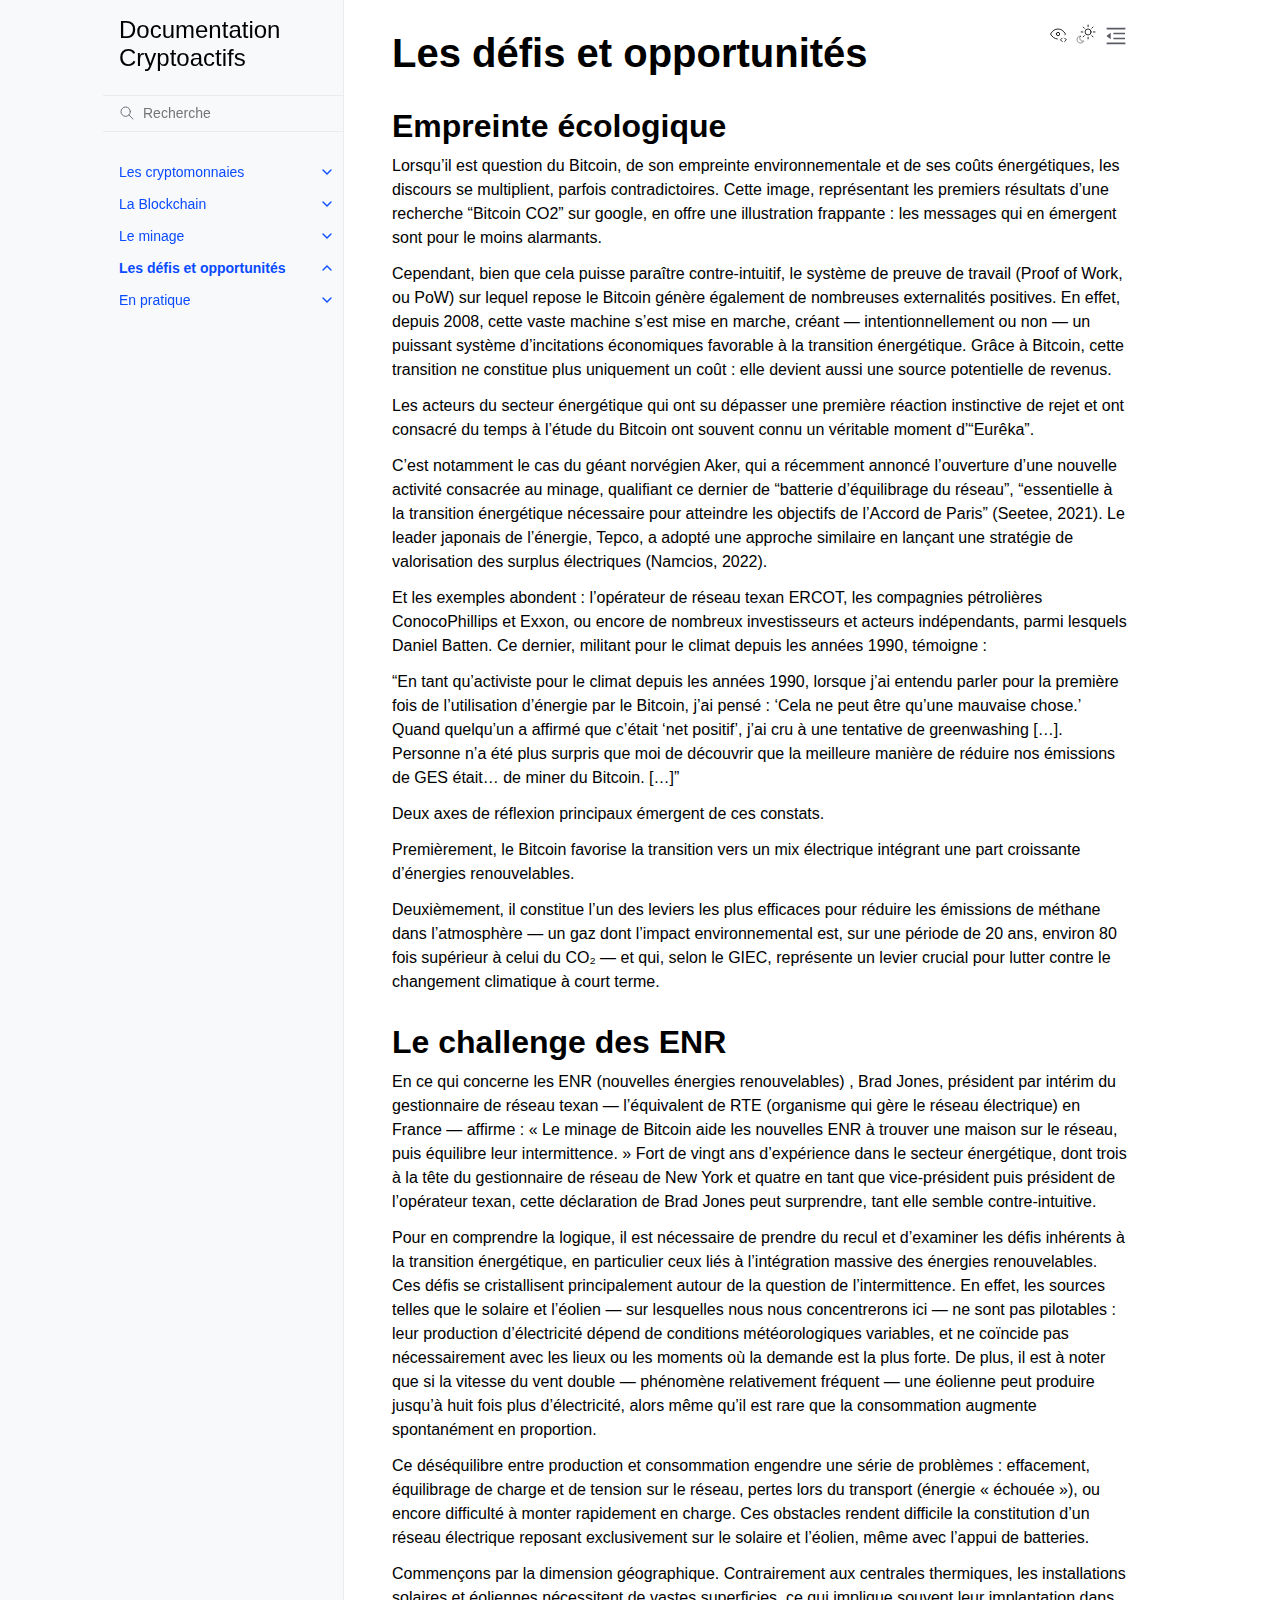
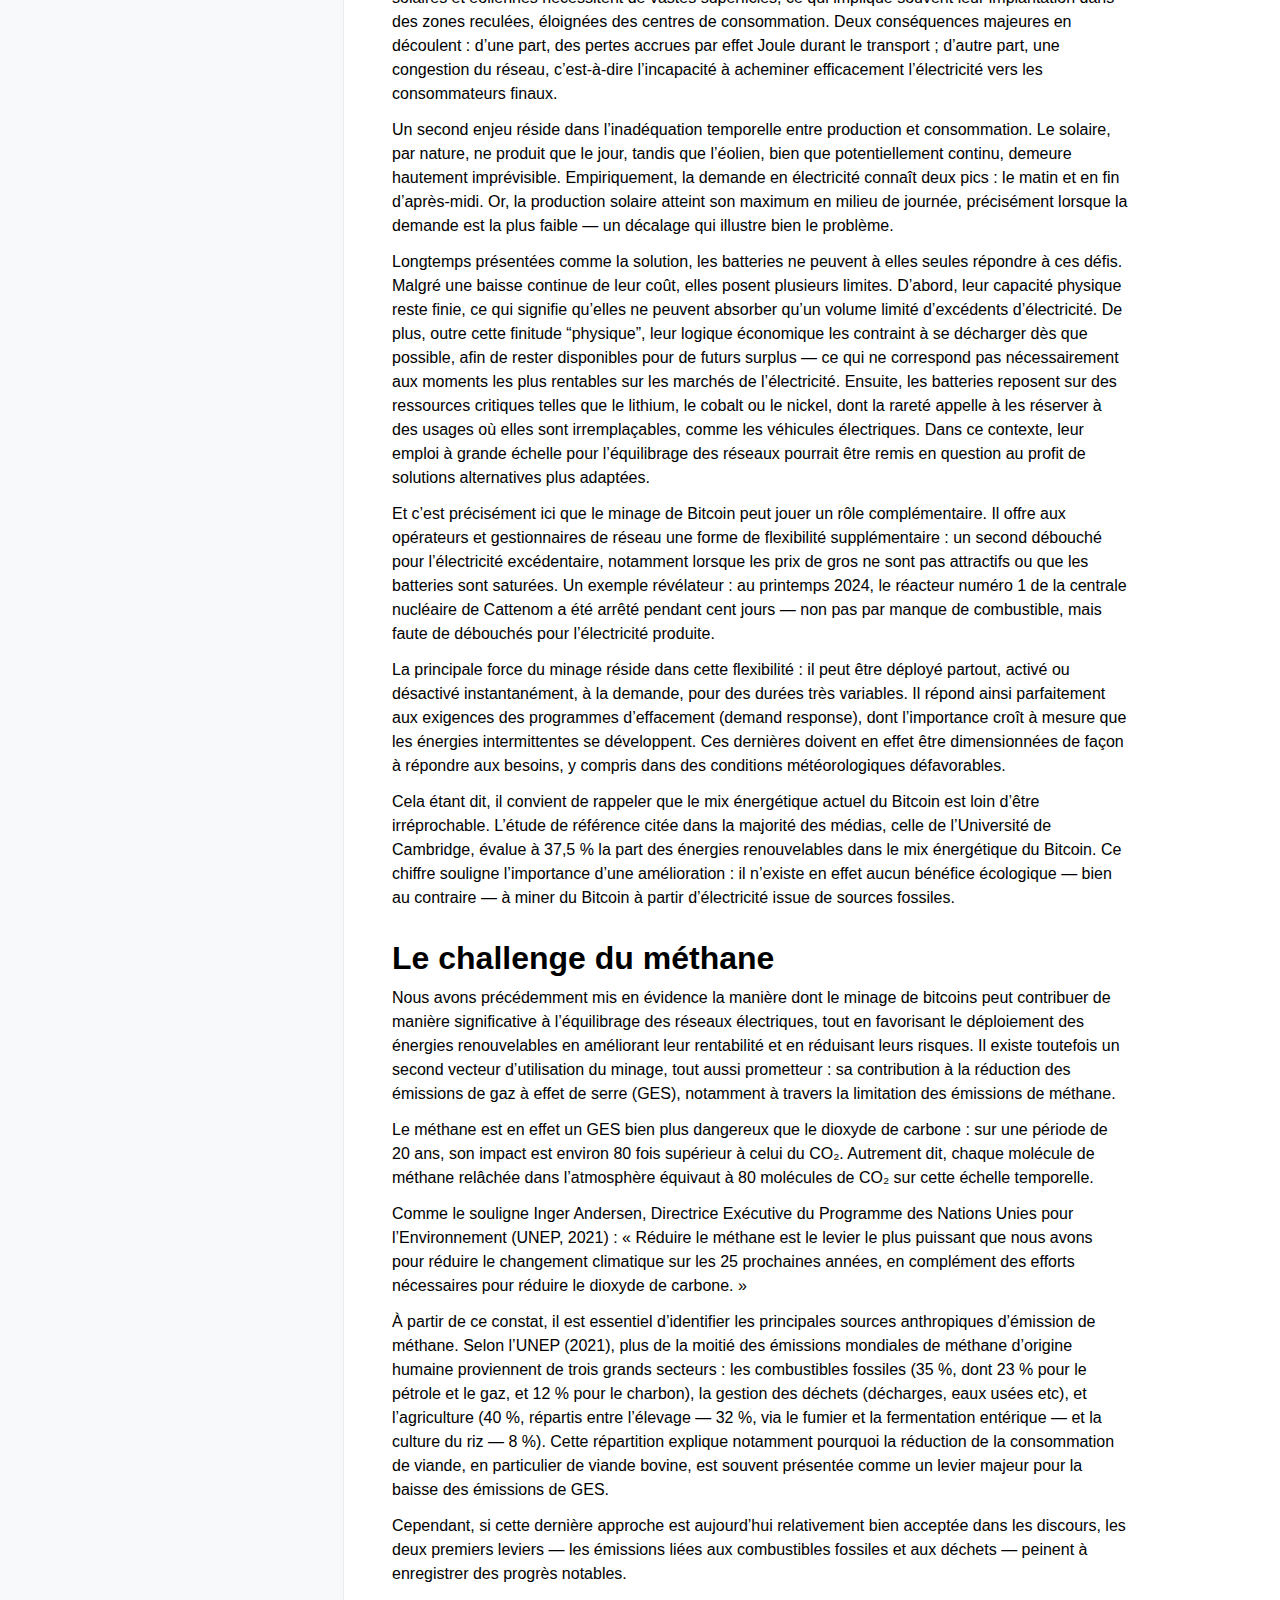
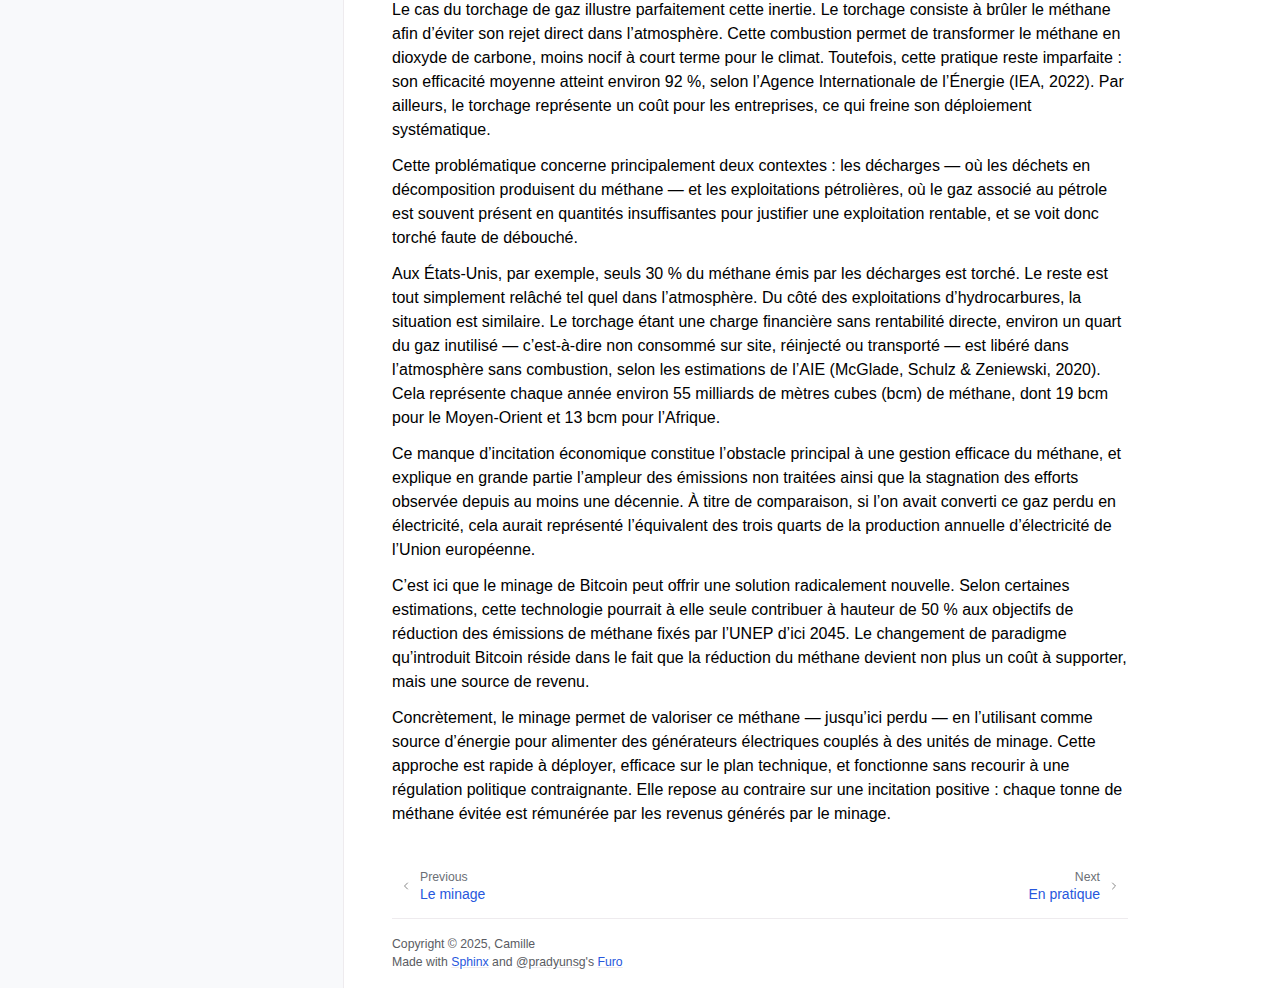
<file: defis_opportunites.html>
<!doctype html>
<html class="no-js" lang="fr" data-content_root="./">
  <head><meta charset="utf-8"/>
    <meta name="viewport" content="width=device-width,initial-scale=1"/>
    <meta name="color-scheme" content="light dark"><meta name="viewport" content="width=device-width, initial-scale=1" />
<link rel="index" title="Index" href="genindex.html" /><link rel="search" title="Recherche" href="search.html" /><link rel="next" title="En pratique" href="en_pratique.html" /><link rel="prev" title="Le minage" href="minage.html" />

    <!-- Generated with Sphinx 8.2.3 and Furo 2024.08.06 -->
        <title>Les défis et opportunités - Documentation Cryptoactifs</title>
      <link rel="stylesheet" type="text/css" href="_static/pygments.css?v=8f2a1f02" />
    <link rel="stylesheet" type="text/css" href="_static/styles/furo.css?v=354aac6f" />
    <link rel="stylesheet" type="text/css" href="_static/styles/furo-extensions.css?v=302659d7" />
    
    


<style>
  body {
    --color-code-background: #f8f8f8;
  --color-code-foreground: black;
  
  }
  @media not print {
    body[data-theme="dark"] {
      --color-code-background: #202020;
  --color-code-foreground: #d0d0d0;
  
    }
    @media (prefers-color-scheme: dark) {
      body:not([data-theme="light"]) {
        --color-code-background: #202020;
  --color-code-foreground: #d0d0d0;
  
      }
    }
  }
</style></head>
  <body>
    
    <script>
      document.body.dataset.theme = localStorage.getItem("theme") || "auto";
    </script>
    

<svg xmlns="http://www.w3.org/2000/svg" style="display: none;">
  <symbol id="svg-toc" viewBox="0 0 24 24">
    <title>Contents</title>
    <svg stroke="currentColor" fill="currentColor" stroke-width="0" viewBox="0 0 1024 1024">
      <path d="M408 442h480c4.4 0 8-3.6 8-8v-56c0-4.4-3.6-8-8-8H408c-4.4 0-8 3.6-8 8v56c0 4.4 3.6 8 8 8zm-8 204c0 4.4 3.6 8 8 8h480c4.4 0 8-3.6 8-8v-56c0-4.4-3.6-8-8-8H408c-4.4 0-8 3.6-8 8v56zm504-486H120c-4.4 0-8 3.6-8 8v56c0 4.4 3.6 8 8 8h784c4.4 0 8-3.6 8-8v-56c0-4.4-3.6-8-8-8zm0 632H120c-4.4 0-8 3.6-8 8v56c0 4.4 3.6 8 8 8h784c4.4 0 8-3.6 8-8v-56c0-4.4-3.6-8-8-8zM115.4 518.9L271.7 642c5.8 4.6 14.4.5 14.4-6.9V388.9c0-7.4-8.5-11.5-14.4-6.9L115.4 505.1a8.74 8.74 0 0 0 0 13.8z"/>
    </svg>
  </symbol>
  <symbol id="svg-menu" viewBox="0 0 24 24">
    <title>Menu</title>
    <svg xmlns="http://www.w3.org/2000/svg" viewBox="0 0 24 24" fill="none" stroke="currentColor"
      stroke-width="2" stroke-linecap="round" stroke-linejoin="round" class="feather-menu">
      <line x1="3" y1="12" x2="21" y2="12"></line>
      <line x1="3" y1="6" x2="21" y2="6"></line>
      <line x1="3" y1="18" x2="21" y2="18"></line>
    </svg>
  </symbol>
  <symbol id="svg-arrow-right" viewBox="0 0 24 24">
    <title>Expand</title>
    <svg xmlns="http://www.w3.org/2000/svg" viewBox="0 0 24 24" fill="none" stroke="currentColor"
      stroke-width="2" stroke-linecap="round" stroke-linejoin="round" class="feather-chevron-right">
      <polyline points="9 18 15 12 9 6"></polyline>
    </svg>
  </symbol>
  <symbol id="svg-sun" viewBox="0 0 24 24">
    <title>Light mode</title>
    <svg xmlns="http://www.w3.org/2000/svg" viewBox="0 0 24 24" fill="none" stroke="currentColor"
      stroke-width="1" stroke-linecap="round" stroke-linejoin="round" class="feather-sun">
      <circle cx="12" cy="12" r="5"></circle>
      <line x1="12" y1="1" x2="12" y2="3"></line>
      <line x1="12" y1="21" x2="12" y2="23"></line>
      <line x1="4.22" y1="4.22" x2="5.64" y2="5.64"></line>
      <line x1="18.36" y1="18.36" x2="19.78" y2="19.78"></line>
      <line x1="1" y1="12" x2="3" y2="12"></line>
      <line x1="21" y1="12" x2="23" y2="12"></line>
      <line x1="4.22" y1="19.78" x2="5.64" y2="18.36"></line>
      <line x1="18.36" y1="5.64" x2="19.78" y2="4.22"></line>
    </svg>
  </symbol>
  <symbol id="svg-moon" viewBox="0 0 24 24">
    <title>Dark mode</title>
    <svg xmlns="http://www.w3.org/2000/svg" viewBox="0 0 24 24" fill="none" stroke="currentColor"
      stroke-width="1" stroke-linecap="round" stroke-linejoin="round" class="icon-tabler-moon">
      <path stroke="none" d="M0 0h24v24H0z" fill="none" />
      <path d="M12 3c.132 0 .263 0 .393 0a7.5 7.5 0 0 0 7.92 12.446a9 9 0 1 1 -8.313 -12.454z" />
    </svg>
  </symbol>
  <symbol id="svg-sun-with-moon" viewBox="0 0 24 24">
    <title>Auto light/dark, in light mode</title>
    <svg xmlns="http://www.w3.org/2000/svg" viewBox="0 0 24 24" fill="none" stroke="currentColor"
      stroke-width="1" stroke-linecap="round" stroke-linejoin="round"
      class="icon-custom-derived-from-feather-sun-and-tabler-moon">
      <path style="opacity: 50%" d="M 5.411 14.504 C 5.471 14.504 5.532 14.504 5.591 14.504 C 3.639 16.319 4.383 19.569 6.931 20.352 C 7.693 20.586 8.512 20.551 9.25 20.252 C 8.023 23.207 4.056 23.725 2.11 21.184 C 0.166 18.642 1.702 14.949 4.874 14.536 C 5.051 14.512 5.231 14.5 5.411 14.5 L 5.411 14.504 Z"/>
      <line x1="14.5" y1="3.25" x2="14.5" y2="1.25"/>
      <line x1="14.5" y1="15.85" x2="14.5" y2="17.85"/>
      <line x1="10.044" y1="5.094" x2="8.63" y2="3.68"/>
      <line x1="19" y1="14.05" x2="20.414" y2="15.464"/>
      <line x1="8.2" y1="9.55" x2="6.2" y2="9.55"/>
      <line x1="20.8" y1="9.55" x2="22.8" y2="9.55"/>
      <line x1="10.044" y1="14.006" x2="8.63" y2="15.42"/>
      <line x1="19" y1="5.05" x2="20.414" y2="3.636"/>
      <circle cx="14.5" cy="9.55" r="3.6"/>
    </svg>
  </symbol>
  <symbol id="svg-moon-with-sun" viewBox="0 0 24 24">
    <title>Auto light/dark, in dark mode</title>
    <svg xmlns="http://www.w3.org/2000/svg" viewBox="0 0 24 24" fill="none" stroke="currentColor"
      stroke-width="1" stroke-linecap="round" stroke-linejoin="round"
      class="icon-custom-derived-from-feather-sun-and-tabler-moon">
      <path d="M 8.282 7.007 C 8.385 7.007 8.494 7.007 8.595 7.007 C 5.18 10.184 6.481 15.869 10.942 17.24 C 12.275 17.648 13.706 17.589 15 17.066 C 12.851 22.236 5.91 23.143 2.505 18.696 C -0.897 14.249 1.791 7.786 7.342 7.063 C 7.652 7.021 7.965 7 8.282 7 L 8.282 7.007 Z"/>
      <line style="opacity: 50%" x1="18" y1="3.705" x2="18" y2="2.5"/>
      <line style="opacity: 50%" x1="18" y1="11.295" x2="18" y2="12.5"/>
      <line style="opacity: 50%" x1="15.316" y1="4.816" x2="14.464" y2="3.964"/>
      <line style="opacity: 50%" x1="20.711" y1="10.212" x2="21.563" y2="11.063"/>
      <line style="opacity: 50%" x1="14.205" y1="7.5" x2="13.001" y2="7.5"/>
      <line style="opacity: 50%" x1="21.795" y1="7.5" x2="23" y2="7.5"/>
      <line style="opacity: 50%" x1="15.316" y1="10.184" x2="14.464" y2="11.036"/>
      <line style="opacity: 50%" x1="20.711" y1="4.789" x2="21.563" y2="3.937"/>
      <circle style="opacity: 50%" cx="18" cy="7.5" r="2.169"/>
    </svg>
  </symbol>
  <symbol id="svg-pencil" viewBox="0 0 24 24">
    <svg xmlns="http://www.w3.org/2000/svg" viewBox="0 0 24 24" fill="none" stroke="currentColor"
      stroke-width="1" stroke-linecap="round" stroke-linejoin="round" class="icon-tabler-pencil-code">
      <path d="M4 20h4l10.5 -10.5a2.828 2.828 0 1 0 -4 -4l-10.5 10.5v4" />
      <path d="M13.5 6.5l4 4" />
      <path d="M20 21l2 -2l-2 -2" />
      <path d="M17 17l-2 2l2 2" />
    </svg>
  </symbol>
  <symbol id="svg-eye" viewBox="0 0 24 24">
    <svg xmlns="http://www.w3.org/2000/svg" viewBox="0 0 24 24" fill="none" stroke="currentColor"
      stroke-width="1" stroke-linecap="round" stroke-linejoin="round" class="icon-tabler-eye-code">
      <path stroke="none" d="M0 0h24v24H0z" fill="none" />
      <path d="M10 12a2 2 0 1 0 4 0a2 2 0 0 0 -4 0" />
      <path
        d="M11.11 17.958c-3.209 -.307 -5.91 -2.293 -8.11 -5.958c2.4 -4 5.4 -6 9 -6c3.6 0 6.6 2 9 6c-.21 .352 -.427 .688 -.647 1.008" />
      <path d="M20 21l2 -2l-2 -2" />
      <path d="M17 17l-2 2l2 2" />
    </svg>
  </symbol>
</svg>

<input type="checkbox" class="sidebar-toggle" name="__navigation" id="__navigation">
<input type="checkbox" class="sidebar-toggle" name="__toc" id="__toc">
<label class="overlay sidebar-overlay" for="__navigation">
  <div class="visually-hidden">Hide navigation sidebar</div>
</label>
<label class="overlay toc-overlay" for="__toc">
  <div class="visually-hidden">Hide table of contents sidebar</div>
</label>

<a class="skip-to-content muted-link" href="#furo-main-content">Skip to content</a>



<div class="page">
  <header class="mobile-header">
    <div class="header-left">
      <label class="nav-overlay-icon" for="__navigation">
        <div class="visually-hidden">Toggle site navigation sidebar</div>
        <i class="icon"><svg><use href="#svg-menu"></use></svg></i>
      </label>
    </div>
    <div class="header-center">
      <a href="index.html"><div class="brand">Documentation Cryptoactifs </div></a>
    </div>
    <div class="header-right">
      <div class="theme-toggle-container theme-toggle-header">
        <button class="theme-toggle">
          <div class="visually-hidden">Toggle Light / Dark / Auto color theme</div>
          <svg class="theme-icon-when-auto-light"><use href="#svg-sun-with-moon"></use></svg>
          <svg class="theme-icon-when-auto-dark"><use href="#svg-moon-with-sun"></use></svg>
          <svg class="theme-icon-when-dark"><use href="#svg-moon"></use></svg>
          <svg class="theme-icon-when-light"><use href="#svg-sun"></use></svg>
        </button>
      </div>
      <label class="toc-overlay-icon toc-header-icon" for="__toc">
        <div class="visually-hidden">Toggle table of contents sidebar</div>
        <i class="icon"><svg><use href="#svg-toc"></use></svg></i>
      </label>
    </div>
  </header>
  <aside class="sidebar-drawer">
    <div class="sidebar-container">
      
      <div class="sidebar-sticky"><a class="sidebar-brand" href="index.html">
  
  
  <span class="sidebar-brand-text">Documentation Cryptoactifs </span>
  
</a><form class="sidebar-search-container" method="get" action="search.html" role="search">
  <input class="sidebar-search" placeholder="Recherche" name="q" aria-label="Recherche">
  <input type="hidden" name="check_keywords" value="yes">
  <input type="hidden" name="area" value="default">
</form>
<div id="searchbox"></div><div class="sidebar-scroll"><div class="sidebar-tree">
  <ul class="current">
<li class="toctree-l1 has-children"><a class="reference internal" href="cryptomonnaies.html">Les cryptomonnaies</a><input class="toctree-checkbox" id="toctree-checkbox-1" name="toctree-checkbox-1" role="switch" type="checkbox"/><label for="toctree-checkbox-1"><div class="visually-hidden">Toggle navigation of Les cryptomonnaies</div><i class="icon"><svg><use href="#svg-arrow-right"></use></svg></i></label><ul class="simple">
</ul>
</li>
<li class="toctree-l1 has-children"><a class="reference internal" href="blockchain.html">La Blockchain</a><input class="toctree-checkbox" id="toctree-checkbox-2" name="toctree-checkbox-2" role="switch" type="checkbox"/><label for="toctree-checkbox-2"><div class="visually-hidden">Toggle navigation of La Blockchain</div><i class="icon"><svg><use href="#svg-arrow-right"></use></svg></i></label><ul class="simple">
</ul>
</li>
<li class="toctree-l1 has-children"><a class="reference internal" href="minage.html">Le minage</a><input class="toctree-checkbox" id="toctree-checkbox-3" name="toctree-checkbox-3" role="switch" type="checkbox"/><label for="toctree-checkbox-3"><div class="visually-hidden">Toggle navigation of Le minage</div><i class="icon"><svg><use href="#svg-arrow-right"></use></svg></i></label><ul class="simple">
</ul>
</li>
<li class="toctree-l1 current has-children current-page"><a class="current reference internal" href="#">Les défis et opportunités</a><input checked="" class="toctree-checkbox" id="toctree-checkbox-4" name="toctree-checkbox-4" role="switch" type="checkbox"/><label for="toctree-checkbox-4"><div class="visually-hidden">Toggle navigation of Les défis et opportunités</div><i class="icon"><svg><use href="#svg-arrow-right"></use></svg></i></label><ul class="simple">
</ul>
</li>
<li class="toctree-l1 has-children"><a class="reference internal" href="en_pratique.html">En pratique</a><input class="toctree-checkbox" id="toctree-checkbox-5" name="toctree-checkbox-5" role="switch" type="checkbox"/><label for="toctree-checkbox-5"><div class="visually-hidden">Toggle navigation of En pratique</div><i class="icon"><svg><use href="#svg-arrow-right"></use></svg></i></label><ul class="simple">
</ul>
</li>
</ul>

</div>
</div>

      </div>
      
    </div>
  </aside>
  <div class="main">
    <div class="content">
      <div class="article-container">
        <a href="#" class="back-to-top muted-link">
          <svg xmlns="http://www.w3.org/2000/svg" viewBox="0 0 24 24">
            <path d="M13 20h-2V8l-5.5 5.5-1.42-1.42L12 4.16l7.92 7.92-1.42 1.42L13 8v12z"></path>
          </svg>
          <span>Back to top</span>
        </a>
        <div class="content-icon-container">
          <div class="view-this-page">
  <a class="muted-link" href="_sources/defis_opportunites.rst.txt" title="View this page">
    <svg><use href="#svg-eye"></use></svg>
    <span class="visually-hidden">View this page</span>
  </a>
</div>
<div class="theme-toggle-container theme-toggle-content">
            <button class="theme-toggle">
              <div class="visually-hidden">Toggle Light / Dark / Auto color theme</div>
              <svg class="theme-icon-when-auto-light"><use href="#svg-sun-with-moon"></use></svg>
              <svg class="theme-icon-when-auto-dark"><use href="#svg-moon-with-sun"></use></svg>
              <svg class="theme-icon-when-dark"><use href="#svg-moon"></use></svg>
              <svg class="theme-icon-when-light"><use href="#svg-sun"></use></svg>
            </button>
          </div>
          <label class="toc-overlay-icon toc-content-icon" for="__toc">
            <div class="visually-hidden">Toggle table of contents sidebar</div>
            <i class="icon"><svg><use href="#svg-toc"></use></svg></i>
          </label>
        </div>
        <article role="main" id="furo-main-content">
          <section id="les-defis-et-opportunites">
<h1>Les défis et opportunités<a class="headerlink" href="#les-defis-et-opportunites" title="Lien vers cette rubrique">¶</a></h1>
<section id="empreinte-ecologique">
<h2>Empreinte écologique<a class="headerlink" href="#empreinte-ecologique" title="Lien vers cette rubrique">¶</a></h2>
<p>Lorsqu’il est question du Bitcoin, de son empreinte environnementale et de ses coûts énergétiques, les discours se multiplient, parfois contradictoires. Cette image, représentant les premiers résultats d’une recherche “Bitcoin CO2” sur google, en offre une illustration frappante : les messages qui en émergent sont pour le moins alarmants.</p>
<p>Cependant, bien que cela puisse paraître contre-intuitif, le système de preuve de travail (Proof of Work, ou PoW) sur lequel repose le Bitcoin génère également de nombreuses externalités positives. En effet, depuis 2008, cette vaste machine s’est mise en marche, créant — intentionnellement ou non — un puissant système d’incitations économiques favorable à la transition énergétique. Grâce à Bitcoin, cette transition ne constitue plus uniquement un coût : elle devient aussi une source potentielle de revenus.</p>
<p>Les acteurs du secteur énergétique qui ont su dépasser une première réaction instinctive de rejet et ont consacré du temps à l’étude du Bitcoin ont souvent connu un véritable moment d’“Eurêka”.</p>
<p>C’est notamment le cas du géant norvégien Aker, qui a récemment annoncé l’ouverture d’une nouvelle activité consacrée au minage, qualifiant ce dernier de “batterie d’équilibrage du réseau”, “essentielle à la transition énergétique nécessaire pour atteindre les objectifs de l’Accord de Paris” (Seetee, 2021). Le leader japonais de l’énergie, Tepco, a adopté une approche similaire en lançant une stratégie de valorisation des surplus électriques (Namcios, 2022).</p>
<p>Et les exemples abondent : l’opérateur de réseau texan ERCOT, les compagnies pétrolières ConocoPhillips et Exxon, ou encore de nombreux investisseurs et acteurs indépendants, parmi lesquels Daniel Batten. Ce dernier, militant pour le climat depuis les années 1990, témoigne :</p>
<p>“En tant qu’activiste pour le climat depuis les années 1990, lorsque j’ai entendu parler pour la première fois de l’utilisation d’énergie par le Bitcoin, j’ai pensé : ‘Cela ne peut être qu’une mauvaise chose.’ Quand quelqu’un a affirmé que c’était ‘net positif’, j’ai cru à une tentative de greenwashing […]. Personne n’a été plus surpris que moi de découvrir que la meilleure manière de réduire nos émissions de GES était… de miner du Bitcoin. […]”</p>
<p>Deux axes de réflexion principaux émergent de ces constats.</p>
<p>Premièrement, le Bitcoin favorise la transition vers un mix électrique intégrant une part croissante d’énergies renouvelables.</p>
<p>Deuxièmement, il constitue l’un des leviers les plus efficaces pour réduire les émissions de méthane dans l’atmosphère — un gaz dont l’impact environnemental est, sur une période de 20 ans, environ 80 fois supérieur à celui du CO₂ — et qui, selon le GIEC, représente un levier crucial pour lutter contre le changement climatique à court terme.</p>
</section>
<section id="le-challenge-des-enr">
<h2>Le challenge des ENR<a class="headerlink" href="#le-challenge-des-enr" title="Lien vers cette rubrique">¶</a></h2>
<p>En ce qui concerne les ENR (nouvelles énergies renouvelables) , Brad Jones, président par intérim du gestionnaire de réseau texan — l’équivalent de RTE  (organisme qui gère le réseau électrique) en France — affirme : « Le minage de Bitcoin aide les nouvelles ENR à trouver une maison sur le réseau, puis équilibre leur intermittence. » Fort de vingt ans d’expérience dans le secteur énergétique, dont trois à la tête du gestionnaire de réseau de New York et quatre en tant que vice-président puis président de l’opérateur texan, cette déclaration de Brad Jones peut surprendre, tant elle semble contre-intuitive.</p>
<p>Pour en comprendre la logique, il est nécessaire de prendre du recul et d’examiner les défis inhérents à la transition énergétique, en particulier ceux liés à l’intégration massive des énergies renouvelables. Ces défis se cristallisent principalement autour de la question de l’intermittence. En effet, les sources telles que le solaire et l’éolien — sur lesquelles nous nous concentrerons ici — ne sont pas pilotables : leur production d’électricité dépend de conditions météorologiques variables, et ne coïncide pas nécessairement avec les lieux ou les moments où la demande est la plus forte. De plus, il est à noter que si la vitesse du vent double — phénomène relativement fréquent — une éolienne peut produire jusqu’à huit fois plus d’électricité, alors même qu’il est rare que la consommation augmente spontanément en proportion.</p>
<p>Ce déséquilibre entre production et consommation engendre une série de problèmes : effacement, équilibrage de charge et de tension sur le réseau, pertes lors du transport (énergie « échouée »), ou encore difficulté à monter rapidement en charge. Ces obstacles rendent difficile la constitution d’un réseau électrique reposant exclusivement sur le solaire et l’éolien, même avec l’appui de batteries.</p>
<p>Commençons par la dimension géographique. Contrairement aux centrales thermiques, les installations solaires et éoliennes nécessitent de vastes superficies, ce qui implique souvent leur implantation dans des zones reculées, éloignées des centres de consommation. Deux conséquences majeures en découlent : d’une part, des pertes accrues par effet Joule durant le transport ; d’autre part, une congestion du réseau, c’est-à-dire l’incapacité à acheminer efficacement l’électricité vers les consommateurs finaux.</p>
<p>Un second enjeu réside dans l’inadéquation temporelle entre production et consommation. Le solaire, par nature, ne produit que le jour, tandis que l’éolien, bien que potentiellement continu, demeure hautement imprévisible. Empiriquement, la demande en électricité connaît deux pics : le matin et en fin d’après-midi. Or, la production solaire atteint son maximum en milieu de journée, précisément lorsque la demande est la plus faible — un décalage qui illustre bien le problème.</p>
<p>Longtemps présentées comme la solution, les batteries ne peuvent à elles seules répondre à ces défis. Malgré une baisse continue de leur coût, elles posent plusieurs limites. D’abord, leur capacité physique reste finie, ce qui signifie qu’elles ne peuvent absorber qu’un volume limité d’excédents d’électricité. De plus, outre cette finitude “physique”, leur logique économique les contraint à se décharger dès que possible, afin de rester disponibles pour de futurs surplus — ce qui ne correspond pas nécessairement aux moments les plus rentables sur les marchés de l’électricité. Ensuite, les batteries reposent sur des ressources critiques telles que le lithium, le cobalt ou le nickel, dont la rareté appelle à les réserver à des usages où elles sont irremplaçables, comme les véhicules électriques. Dans ce contexte, leur emploi à grande échelle pour l’équilibrage des réseaux pourrait être remis en question au profit de solutions alternatives plus adaptées.</p>
<p>Et c’est précisément ici que le minage de Bitcoin peut jouer un rôle complémentaire. Il offre aux opérateurs et gestionnaires de réseau une forme de flexibilité supplémentaire : un second débouché pour l’électricité excédentaire, notamment lorsque les prix de gros ne sont pas attractifs ou que les batteries sont saturées. Un exemple révélateur : au printemps 2024, le réacteur numéro 1 de la centrale nucléaire de Cattenom a été arrêté pendant cent jours — non pas par manque de combustible, mais faute de débouchés pour l’électricité produite.</p>
<p>La principale force du minage réside dans cette flexibilité : il peut être déployé partout, activé ou désactivé instantanément, à la demande, pour des durées très variables. Il répond ainsi parfaitement aux exigences des programmes d’effacement (demand response), dont l’importance croît à mesure que les énergies intermittentes se développent. Ces dernières doivent en effet être dimensionnées de façon à répondre aux besoins, y compris dans des conditions météorologiques défavorables.</p>
<p>Cela étant dit, il convient de rappeler que le mix énergétique actuel du Bitcoin est loin d’être irréprochable. L’étude de référence citée dans la majorité des médias, celle de l’Université de Cambridge, évalue à 37,5 % la part des énergies renouvelables dans le mix énergétique du Bitcoin. Ce chiffre souligne l’importance d’une amélioration : il n’existe en effet aucun bénéfice écologique — bien au contraire — à miner du Bitcoin à partir d’électricité issue de sources fossiles.</p>
</section>
<section id="le-challenge-du-methane">
<h2>Le challenge du méthane<a class="headerlink" href="#le-challenge-du-methane" title="Lien vers cette rubrique">¶</a></h2>
<p>Nous avons précédemment mis en évidence la manière dont le minage de bitcoins peut contribuer de manière significative à l’équilibrage des réseaux électriques, tout en favorisant le déploiement des énergies renouvelables en améliorant leur rentabilité et en réduisant leurs risques. Il existe toutefois un second vecteur d’utilisation du minage, tout aussi prometteur : sa contribution à la réduction des émissions de gaz à effet de serre (GES), notamment à travers la limitation des émissions de méthane.</p>
<p>Le méthane est en effet un GES bien plus dangereux que le dioxyde de carbone : sur une période de 20 ans, son impact est environ 80 fois supérieur à celui du CO₂. Autrement dit, chaque molécule de méthane relâchée dans l’atmosphère équivaut à 80 molécules de CO₂ sur cette échelle temporelle.</p>
<p>Comme le souligne Inger Andersen, Directrice Exécutive du Programme des Nations Unies pour l’Environnement (UNEP, 2021) : « Réduire le méthane est le levier le plus puissant que nous avons pour réduire le changement climatique sur les 25 prochaines années, en complément des efforts nécessaires pour réduire le dioxyde de carbone. »</p>
<p>À partir de ce constat, il est essentiel d’identifier les principales sources anthropiques d’émission de méthane. Selon l’UNEP (2021), plus de la moitié des émissions mondiales de méthane d’origine humaine proviennent de trois grands secteurs : les combustibles fossiles (35 %, dont 23 % pour le pétrole et le gaz, et 12 % pour le charbon), la gestion des déchets (décharges, eaux usées etc), et l’agriculture (40 %, répartis entre l’élevage — 32 %, via le fumier et la fermentation entérique — et la culture du riz — 8 %). Cette répartition explique notamment pourquoi la réduction de la consommation de viande, en particulier de viande bovine, est souvent présentée comme un levier majeur pour la baisse des émissions de GES.</p>
<p>Cependant, si cette dernière approche est aujourd’hui relativement bien acceptée dans les discours, les deux premiers leviers — les émissions liées aux combustibles fossiles et aux déchets — peinent à enregistrer des progrès notables.</p>
<p>Le cas du torchage de gaz illustre parfaitement cette inertie. Le torchage consiste à brûler le méthane afin d’éviter son rejet direct dans l’atmosphère. Cette combustion permet de transformer le méthane en dioxyde de carbone, moins nocif à court terme pour le climat. Toutefois, cette pratique reste imparfaite : son efficacité moyenne atteint environ 92 %, selon l’Agence Internationale de l’Énergie (IEA, 2022). Par ailleurs, le torchage représente un coût pour les entreprises, ce qui freine son déploiement systématique.</p>
<p>Cette problématique concerne principalement deux contextes : les décharges — où les déchets en décomposition produisent du méthane — et les exploitations pétrolières, où le gaz associé au pétrole est souvent présent en quantités insuffisantes pour justifier une exploitation rentable, et se voit donc torché faute de débouché.</p>
<p>Aux États-Unis, par exemple, seuls 30 % du méthane émis par les décharges est torché. Le reste est tout simplement relâché tel quel dans l’atmosphère. Du côté des exploitations d’hydrocarbures, la situation est similaire. Le torchage étant une charge financière sans rentabilité directe, environ un quart du gaz inutilisé — c’est-à-dire non consommé sur site, réinjecté ou transporté — est libéré dans l’atmosphère sans combustion, selon les estimations de l’AIE (McGlade, Schulz &amp; Zeniewski, 2020). Cela représente chaque année environ 55 milliards de mètres cubes (bcm) de méthane, dont 19 bcm pour le Moyen-Orient et 13 bcm pour l’Afrique.</p>
<p>Ce manque d’incitation économique constitue l’obstacle principal à une gestion efficace du méthane, et explique en grande partie l’ampleur des émissions non traitées ainsi que la stagnation des efforts observée depuis au moins une décennie. À titre de comparaison, si l’on avait converti ce gaz perdu en électricité, cela aurait représenté l’équivalent des trois quarts de la production annuelle d’électricité de l’Union européenne.</p>
<p>C’est ici que le minage de Bitcoin peut offrir une solution radicalement nouvelle. Selon certaines estimations, cette technologie pourrait à elle seule contribuer à hauteur de 50 % aux objectifs de réduction des émissions de méthane fixés par l’UNEP d’ici 2045. Le changement de paradigme qu’introduit Bitcoin réside dans le fait que la réduction du méthane devient non plus un coût à supporter, mais une source de revenu.</p>
<p>Concrètement, le minage permet de valoriser ce méthane — jusqu’ici perdu — en l’utilisant comme source d’énergie pour alimenter des générateurs électriques couplés à des unités de minage. Cette approche est rapide à déployer, efficace sur le plan technique, et fonctionne sans recourir à une régulation politique contraignante. Elle repose au contraire sur une incitation positive : chaque tonne de méthane évitée est rémunérée par les revenus générés par le minage.</p>
<div class="toctree-wrapper compound">
</div>
</section>
</section>

        </article>
      </div>
      <footer>
        
        <div class="related-pages">
          <a class="next-page" href="en_pratique.html">
              <div class="page-info">
                <div class="context">
                  <span>Next</span>
                </div>
                <div class="title">En pratique</div>
              </div>
              <svg class="furo-related-icon"><use href="#svg-arrow-right"></use></svg>
            </a>
          <a class="prev-page" href="minage.html">
              <svg class="furo-related-icon"><use href="#svg-arrow-right"></use></svg>
              <div class="page-info">
                <div class="context">
                  <span>Previous</span>
                </div>
                
                <div class="title">Le minage</div>
                
              </div>
            </a>
        </div>
        <div class="bottom-of-page">
          <div class="left-details">
            <div class="copyright">
                Copyright &#169; 2025, Camille
            </div>
            Made with <a href="https://www.sphinx-doc.org/">Sphinx</a> and <a class="muted-link" href="https://pradyunsg.me">@pradyunsg</a>'s
            
            <a href="https://github.com/pradyunsg/furo">Furo</a>
            
          </div>
          <div class="right-details">
            
          </div>
        </div>
        
      </footer>
    </div>
    <aside class="toc-drawer">
      
      
      <div class="toc-sticky toc-scroll">
        <div class="toc-title-container">
          <span class="toc-title">
            On this page
          </span>
        </div>
        <div class="toc-tree-container">
          <div class="toc-tree">
            <ul>
<li><a class="reference internal" href="#">Les défis et opportunités</a><ul>
<li><a class="reference internal" href="#empreinte-ecologique">Empreinte écologique</a></li>
<li><a class="reference internal" href="#le-challenge-des-enr">Le challenge des ENR</a></li>
<li><a class="reference internal" href="#le-challenge-du-methane">Le challenge du méthane</a></li>
</ul>
</li>
</ul>

          </div>
        </div>
      </div>
      
      
    </aside>
  </div>
</div><script src="_static/documentation_options.js?v=d1a510d7"></script>
    <script src="_static/doctools.js?v=9bcbadda"></script>
    <script src="_static/sphinx_highlight.js?v=dc90522c"></script>
    <script src="_static/scripts/furo.js?v=5fa4622c"></script>
    <script src="_static/translations.js?v=e6b791cb"></script>
    </body>
</html>
</file>
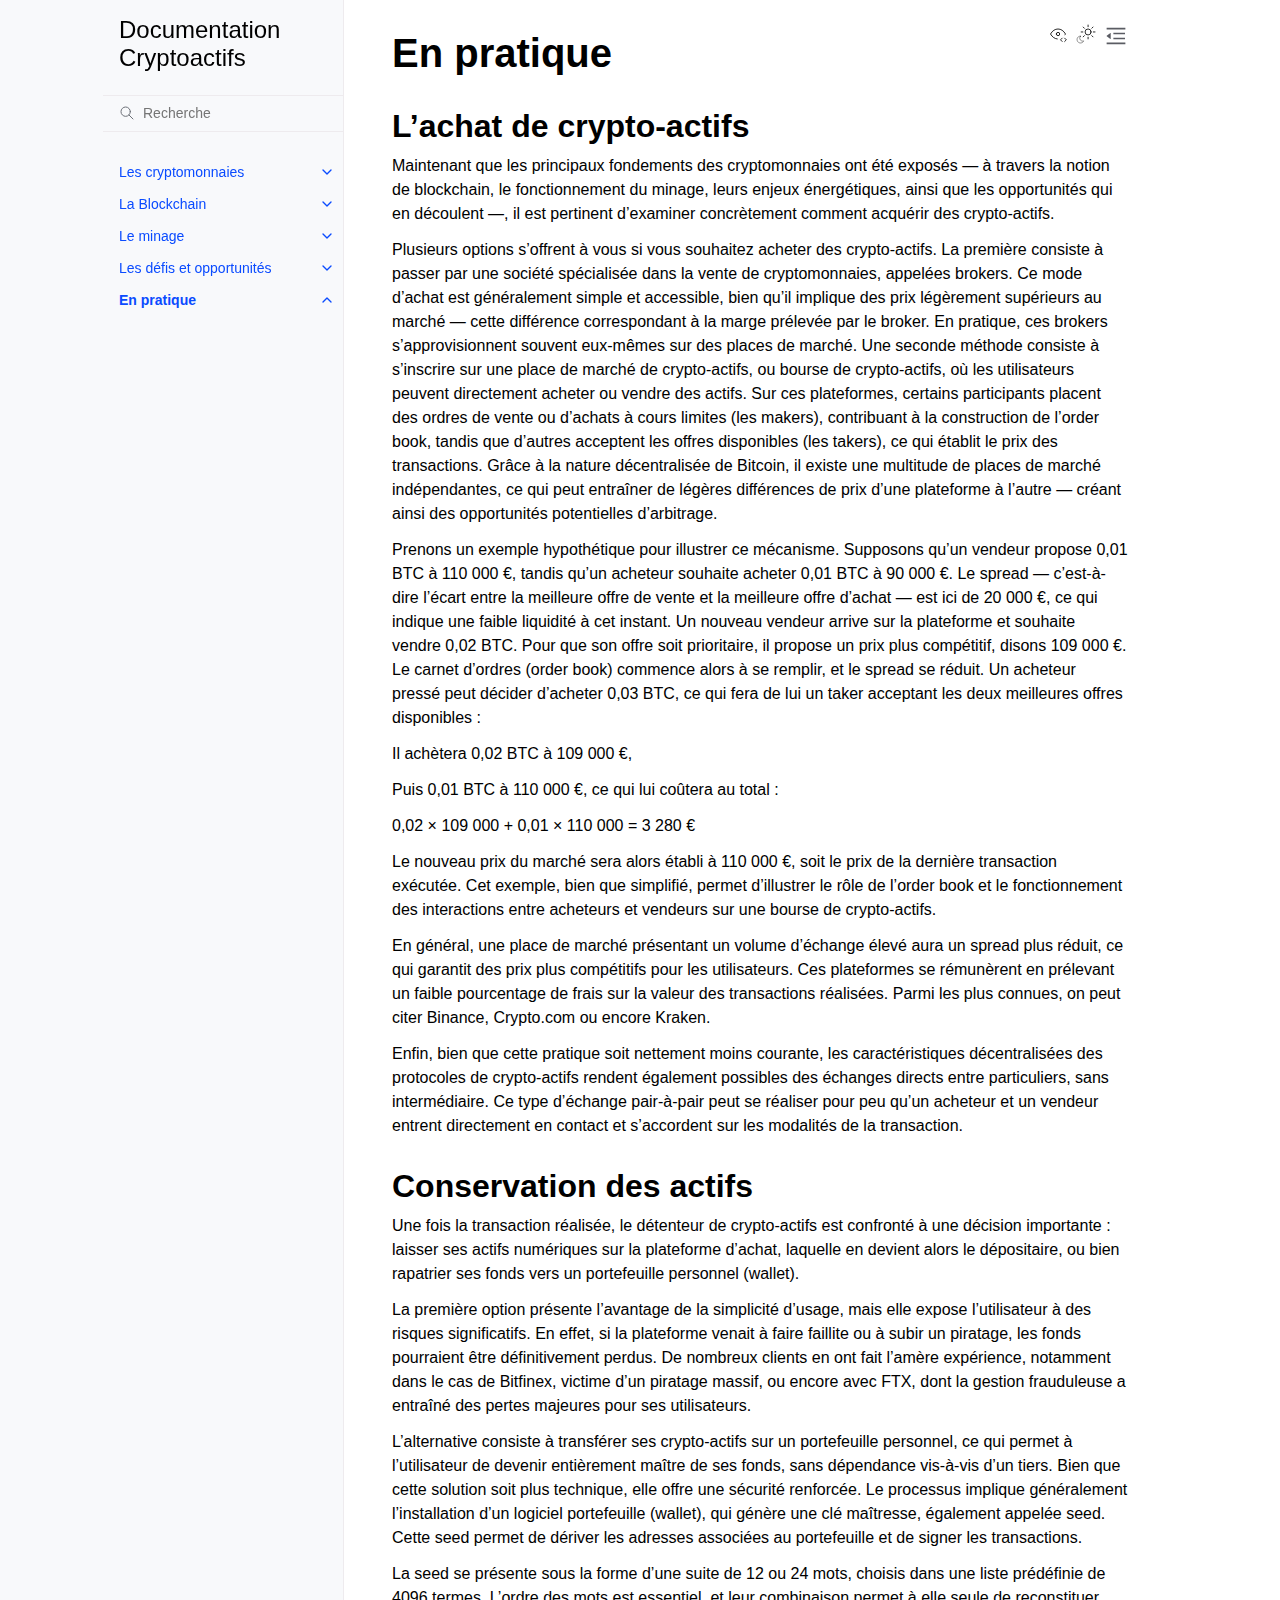
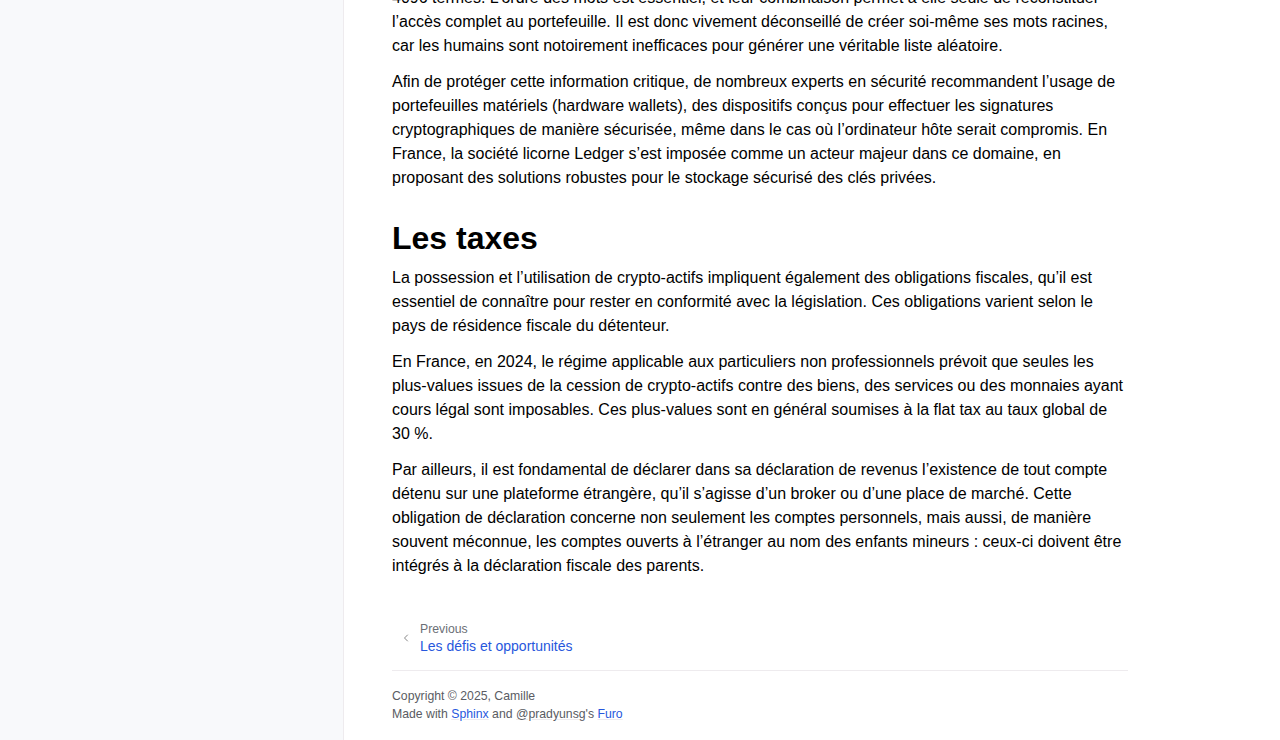
<file: en_pratique.html>
<!doctype html>
<html class="no-js" lang="fr" data-content_root="./">
  <head><meta charset="utf-8"/>
    <meta name="viewport" content="width=device-width,initial-scale=1"/>
    <meta name="color-scheme" content="light dark"><meta name="viewport" content="width=device-width, initial-scale=1" />
<link rel="index" title="Index" href="genindex.html" /><link rel="search" title="Recherche" href="search.html" /><link rel="prev" title="Les défis et opportunités" href="defis_opportunites.html" />

    <!-- Generated with Sphinx 8.2.3 and Furo 2024.08.06 -->
        <title>En pratique - Documentation Cryptoactifs</title>
      <link rel="stylesheet" type="text/css" href="_static/pygments.css?v=8f2a1f02" />
    <link rel="stylesheet" type="text/css" href="_static/styles/furo.css?v=354aac6f" />
    <link rel="stylesheet" type="text/css" href="_static/styles/furo-extensions.css?v=302659d7" />
    
    


<style>
  body {
    --color-code-background: #f8f8f8;
  --color-code-foreground: black;
  
  }
  @media not print {
    body[data-theme="dark"] {
      --color-code-background: #202020;
  --color-code-foreground: #d0d0d0;
  
    }
    @media (prefers-color-scheme: dark) {
      body:not([data-theme="light"]) {
        --color-code-background: #202020;
  --color-code-foreground: #d0d0d0;
  
      }
    }
  }
</style></head>
  <body>
    
    <script>
      document.body.dataset.theme = localStorage.getItem("theme") || "auto";
    </script>
    

<svg xmlns="http://www.w3.org/2000/svg" style="display: none;">
  <symbol id="svg-toc" viewBox="0 0 24 24">
    <title>Contents</title>
    <svg stroke="currentColor" fill="currentColor" stroke-width="0" viewBox="0 0 1024 1024">
      <path d="M408 442h480c4.4 0 8-3.6 8-8v-56c0-4.4-3.6-8-8-8H408c-4.4 0-8 3.6-8 8v56c0 4.4 3.6 8 8 8zm-8 204c0 4.4 3.6 8 8 8h480c4.4 0 8-3.6 8-8v-56c0-4.4-3.6-8-8-8H408c-4.4 0-8 3.6-8 8v56zm504-486H120c-4.4 0-8 3.6-8 8v56c0 4.4 3.6 8 8 8h784c4.4 0 8-3.6 8-8v-56c0-4.4-3.6-8-8-8zm0 632H120c-4.4 0-8 3.6-8 8v56c0 4.4 3.6 8 8 8h784c4.4 0 8-3.6 8-8v-56c0-4.4-3.6-8-8-8zM115.4 518.9L271.7 642c5.8 4.6 14.4.5 14.4-6.9V388.9c0-7.4-8.5-11.5-14.4-6.9L115.4 505.1a8.74 8.74 0 0 0 0 13.8z"/>
    </svg>
  </symbol>
  <symbol id="svg-menu" viewBox="0 0 24 24">
    <title>Menu</title>
    <svg xmlns="http://www.w3.org/2000/svg" viewBox="0 0 24 24" fill="none" stroke="currentColor"
      stroke-width="2" stroke-linecap="round" stroke-linejoin="round" class="feather-menu">
      <line x1="3" y1="12" x2="21" y2="12"></line>
      <line x1="3" y1="6" x2="21" y2="6"></line>
      <line x1="3" y1="18" x2="21" y2="18"></line>
    </svg>
  </symbol>
  <symbol id="svg-arrow-right" viewBox="0 0 24 24">
    <title>Expand</title>
    <svg xmlns="http://www.w3.org/2000/svg" viewBox="0 0 24 24" fill="none" stroke="currentColor"
      stroke-width="2" stroke-linecap="round" stroke-linejoin="round" class="feather-chevron-right">
      <polyline points="9 18 15 12 9 6"></polyline>
    </svg>
  </symbol>
  <symbol id="svg-sun" viewBox="0 0 24 24">
    <title>Light mode</title>
    <svg xmlns="http://www.w3.org/2000/svg" viewBox="0 0 24 24" fill="none" stroke="currentColor"
      stroke-width="1" stroke-linecap="round" stroke-linejoin="round" class="feather-sun">
      <circle cx="12" cy="12" r="5"></circle>
      <line x1="12" y1="1" x2="12" y2="3"></line>
      <line x1="12" y1="21" x2="12" y2="23"></line>
      <line x1="4.22" y1="4.22" x2="5.64" y2="5.64"></line>
      <line x1="18.36" y1="18.36" x2="19.78" y2="19.78"></line>
      <line x1="1" y1="12" x2="3" y2="12"></line>
      <line x1="21" y1="12" x2="23" y2="12"></line>
      <line x1="4.22" y1="19.78" x2="5.64" y2="18.36"></line>
      <line x1="18.36" y1="5.64" x2="19.78" y2="4.22"></line>
    </svg>
  </symbol>
  <symbol id="svg-moon" viewBox="0 0 24 24">
    <title>Dark mode</title>
    <svg xmlns="http://www.w3.org/2000/svg" viewBox="0 0 24 24" fill="none" stroke="currentColor"
      stroke-width="1" stroke-linecap="round" stroke-linejoin="round" class="icon-tabler-moon">
      <path stroke="none" d="M0 0h24v24H0z" fill="none" />
      <path d="M12 3c.132 0 .263 0 .393 0a7.5 7.5 0 0 0 7.92 12.446a9 9 0 1 1 -8.313 -12.454z" />
    </svg>
  </symbol>
  <symbol id="svg-sun-with-moon" viewBox="0 0 24 24">
    <title>Auto light/dark, in light mode</title>
    <svg xmlns="http://www.w3.org/2000/svg" viewBox="0 0 24 24" fill="none" stroke="currentColor"
      stroke-width="1" stroke-linecap="round" stroke-linejoin="round"
      class="icon-custom-derived-from-feather-sun-and-tabler-moon">
      <path style="opacity: 50%" d="M 5.411 14.504 C 5.471 14.504 5.532 14.504 5.591 14.504 C 3.639 16.319 4.383 19.569 6.931 20.352 C 7.693 20.586 8.512 20.551 9.25 20.252 C 8.023 23.207 4.056 23.725 2.11 21.184 C 0.166 18.642 1.702 14.949 4.874 14.536 C 5.051 14.512 5.231 14.5 5.411 14.5 L 5.411 14.504 Z"/>
      <line x1="14.5" y1="3.25" x2="14.5" y2="1.25"/>
      <line x1="14.5" y1="15.85" x2="14.5" y2="17.85"/>
      <line x1="10.044" y1="5.094" x2="8.63" y2="3.68"/>
      <line x1="19" y1="14.05" x2="20.414" y2="15.464"/>
      <line x1="8.2" y1="9.55" x2="6.2" y2="9.55"/>
      <line x1="20.8" y1="9.55" x2="22.8" y2="9.55"/>
      <line x1="10.044" y1="14.006" x2="8.63" y2="15.42"/>
      <line x1="19" y1="5.05" x2="20.414" y2="3.636"/>
      <circle cx="14.5" cy="9.55" r="3.6"/>
    </svg>
  </symbol>
  <symbol id="svg-moon-with-sun" viewBox="0 0 24 24">
    <title>Auto light/dark, in dark mode</title>
    <svg xmlns="http://www.w3.org/2000/svg" viewBox="0 0 24 24" fill="none" stroke="currentColor"
      stroke-width="1" stroke-linecap="round" stroke-linejoin="round"
      class="icon-custom-derived-from-feather-sun-and-tabler-moon">
      <path d="M 8.282 7.007 C 8.385 7.007 8.494 7.007 8.595 7.007 C 5.18 10.184 6.481 15.869 10.942 17.24 C 12.275 17.648 13.706 17.589 15 17.066 C 12.851 22.236 5.91 23.143 2.505 18.696 C -0.897 14.249 1.791 7.786 7.342 7.063 C 7.652 7.021 7.965 7 8.282 7 L 8.282 7.007 Z"/>
      <line style="opacity: 50%" x1="18" y1="3.705" x2="18" y2="2.5"/>
      <line style="opacity: 50%" x1="18" y1="11.295" x2="18" y2="12.5"/>
      <line style="opacity: 50%" x1="15.316" y1="4.816" x2="14.464" y2="3.964"/>
      <line style="opacity: 50%" x1="20.711" y1="10.212" x2="21.563" y2="11.063"/>
      <line style="opacity: 50%" x1="14.205" y1="7.5" x2="13.001" y2="7.5"/>
      <line style="opacity: 50%" x1="21.795" y1="7.5" x2="23" y2="7.5"/>
      <line style="opacity: 50%" x1="15.316" y1="10.184" x2="14.464" y2="11.036"/>
      <line style="opacity: 50%" x1="20.711" y1="4.789" x2="21.563" y2="3.937"/>
      <circle style="opacity: 50%" cx="18" cy="7.5" r="2.169"/>
    </svg>
  </symbol>
  <symbol id="svg-pencil" viewBox="0 0 24 24">
    <svg xmlns="http://www.w3.org/2000/svg" viewBox="0 0 24 24" fill="none" stroke="currentColor"
      stroke-width="1" stroke-linecap="round" stroke-linejoin="round" class="icon-tabler-pencil-code">
      <path d="M4 20h4l10.5 -10.5a2.828 2.828 0 1 0 -4 -4l-10.5 10.5v4" />
      <path d="M13.5 6.5l4 4" />
      <path d="M20 21l2 -2l-2 -2" />
      <path d="M17 17l-2 2l2 2" />
    </svg>
  </symbol>
  <symbol id="svg-eye" viewBox="0 0 24 24">
    <svg xmlns="http://www.w3.org/2000/svg" viewBox="0 0 24 24" fill="none" stroke="currentColor"
      stroke-width="1" stroke-linecap="round" stroke-linejoin="round" class="icon-tabler-eye-code">
      <path stroke="none" d="M0 0h24v24H0z" fill="none" />
      <path d="M10 12a2 2 0 1 0 4 0a2 2 0 0 0 -4 0" />
      <path
        d="M11.11 17.958c-3.209 -.307 -5.91 -2.293 -8.11 -5.958c2.4 -4 5.4 -6 9 -6c3.6 0 6.6 2 9 6c-.21 .352 -.427 .688 -.647 1.008" />
      <path d="M20 21l2 -2l-2 -2" />
      <path d="M17 17l-2 2l2 2" />
    </svg>
  </symbol>
</svg>

<input type="checkbox" class="sidebar-toggle" name="__navigation" id="__navigation">
<input type="checkbox" class="sidebar-toggle" name="__toc" id="__toc">
<label class="overlay sidebar-overlay" for="__navigation">
  <div class="visually-hidden">Hide navigation sidebar</div>
</label>
<label class="overlay toc-overlay" for="__toc">
  <div class="visually-hidden">Hide table of contents sidebar</div>
</label>

<a class="skip-to-content muted-link" href="#furo-main-content">Skip to content</a>



<div class="page">
  <header class="mobile-header">
    <div class="header-left">
      <label class="nav-overlay-icon" for="__navigation">
        <div class="visually-hidden">Toggle site navigation sidebar</div>
        <i class="icon"><svg><use href="#svg-menu"></use></svg></i>
      </label>
    </div>
    <div class="header-center">
      <a href="index.html"><div class="brand">Documentation Cryptoactifs </div></a>
    </div>
    <div class="header-right">
      <div class="theme-toggle-container theme-toggle-header">
        <button class="theme-toggle">
          <div class="visually-hidden">Toggle Light / Dark / Auto color theme</div>
          <svg class="theme-icon-when-auto-light"><use href="#svg-sun-with-moon"></use></svg>
          <svg class="theme-icon-when-auto-dark"><use href="#svg-moon-with-sun"></use></svg>
          <svg class="theme-icon-when-dark"><use href="#svg-moon"></use></svg>
          <svg class="theme-icon-when-light"><use href="#svg-sun"></use></svg>
        </button>
      </div>
      <label class="toc-overlay-icon toc-header-icon" for="__toc">
        <div class="visually-hidden">Toggle table of contents sidebar</div>
        <i class="icon"><svg><use href="#svg-toc"></use></svg></i>
      </label>
    </div>
  </header>
  <aside class="sidebar-drawer">
    <div class="sidebar-container">
      
      <div class="sidebar-sticky"><a class="sidebar-brand" href="index.html">
  
  
  <span class="sidebar-brand-text">Documentation Cryptoactifs </span>
  
</a><form class="sidebar-search-container" method="get" action="search.html" role="search">
  <input class="sidebar-search" placeholder="Recherche" name="q" aria-label="Recherche">
  <input type="hidden" name="check_keywords" value="yes">
  <input type="hidden" name="area" value="default">
</form>
<div id="searchbox"></div><div class="sidebar-scroll"><div class="sidebar-tree">
  <ul class="current">
<li class="toctree-l1 has-children"><a class="reference internal" href="cryptomonnaies.html">Les cryptomonnaies</a><input class="toctree-checkbox" id="toctree-checkbox-1" name="toctree-checkbox-1" role="switch" type="checkbox"/><label for="toctree-checkbox-1"><div class="visually-hidden">Toggle navigation of Les cryptomonnaies</div><i class="icon"><svg><use href="#svg-arrow-right"></use></svg></i></label><ul class="simple">
</ul>
</li>
<li class="toctree-l1 has-children"><a class="reference internal" href="blockchain.html">La Blockchain</a><input class="toctree-checkbox" id="toctree-checkbox-2" name="toctree-checkbox-2" role="switch" type="checkbox"/><label for="toctree-checkbox-2"><div class="visually-hidden">Toggle navigation of La Blockchain</div><i class="icon"><svg><use href="#svg-arrow-right"></use></svg></i></label><ul class="simple">
</ul>
</li>
<li class="toctree-l1 has-children"><a class="reference internal" href="minage.html">Le minage</a><input class="toctree-checkbox" id="toctree-checkbox-3" name="toctree-checkbox-3" role="switch" type="checkbox"/><label for="toctree-checkbox-3"><div class="visually-hidden">Toggle navigation of Le minage</div><i class="icon"><svg><use href="#svg-arrow-right"></use></svg></i></label><ul class="simple">
</ul>
</li>
<li class="toctree-l1 has-children"><a class="reference internal" href="defis_opportunites.html">Les défis et opportunités</a><input class="toctree-checkbox" id="toctree-checkbox-4" name="toctree-checkbox-4" role="switch" type="checkbox"/><label for="toctree-checkbox-4"><div class="visually-hidden">Toggle navigation of Les défis et opportunités</div><i class="icon"><svg><use href="#svg-arrow-right"></use></svg></i></label><ul class="simple">
</ul>
</li>
<li class="toctree-l1 current has-children current-page"><a class="current reference internal" href="#">En pratique</a><input checked="" class="toctree-checkbox" id="toctree-checkbox-5" name="toctree-checkbox-5" role="switch" type="checkbox"/><label for="toctree-checkbox-5"><div class="visually-hidden">Toggle navigation of En pratique</div><i class="icon"><svg><use href="#svg-arrow-right"></use></svg></i></label><ul class="simple">
</ul>
</li>
</ul>

</div>
</div>

      </div>
      
    </div>
  </aside>
  <div class="main">
    <div class="content">
      <div class="article-container">
        <a href="#" class="back-to-top muted-link">
          <svg xmlns="http://www.w3.org/2000/svg" viewBox="0 0 24 24">
            <path d="M13 20h-2V8l-5.5 5.5-1.42-1.42L12 4.16l7.92 7.92-1.42 1.42L13 8v12z"></path>
          </svg>
          <span>Back to top</span>
        </a>
        <div class="content-icon-container">
          <div class="view-this-page">
  <a class="muted-link" href="_sources/en_pratique.rst.txt" title="View this page">
    <svg><use href="#svg-eye"></use></svg>
    <span class="visually-hidden">View this page</span>
  </a>
</div>
<div class="theme-toggle-container theme-toggle-content">
            <button class="theme-toggle">
              <div class="visually-hidden">Toggle Light / Dark / Auto color theme</div>
              <svg class="theme-icon-when-auto-light"><use href="#svg-sun-with-moon"></use></svg>
              <svg class="theme-icon-when-auto-dark"><use href="#svg-moon-with-sun"></use></svg>
              <svg class="theme-icon-when-dark"><use href="#svg-moon"></use></svg>
              <svg class="theme-icon-when-light"><use href="#svg-sun"></use></svg>
            </button>
          </div>
          <label class="toc-overlay-icon toc-content-icon" for="__toc">
            <div class="visually-hidden">Toggle table of contents sidebar</div>
            <i class="icon"><svg><use href="#svg-toc"></use></svg></i>
          </label>
        </div>
        <article role="main" id="furo-main-content">
          <section id="en-pratique">
<h1>En pratique<a class="headerlink" href="#en-pratique" title="Lien vers cette rubrique">¶</a></h1>
<section id="l-achat-de-crypto-actifs">
<h2>L’achat de crypto-actifs<a class="headerlink" href="#l-achat-de-crypto-actifs" title="Lien vers cette rubrique">¶</a></h2>
<p>Maintenant que les principaux fondements des cryptomonnaies ont été exposés — à travers la notion de blockchain, le fonctionnement du minage, leurs enjeux énergétiques, ainsi que les opportunités qui en découlent —, il est pertinent d’examiner concrètement comment acquérir des crypto-actifs.</p>
<p>Plusieurs options s’offrent à vous si vous souhaitez acheter des crypto-actifs.
La première consiste à passer par une société spécialisée dans la vente de cryptomonnaies, appelées brokers. Ce mode d’achat est généralement simple et accessible, bien qu’il implique des prix légèrement supérieurs au marché — cette différence correspondant à la marge prélevée par le broker. En pratique, ces brokers s’approvisionnent souvent eux-mêmes sur des places de marché.
Une seconde méthode consiste à s’inscrire sur une place de marché de crypto-actifs, ou bourse de crypto-actifs, où les utilisateurs peuvent directement acheter ou vendre des actifs. Sur ces plateformes, certains participants placent des ordres de vente ou d’achats à cours limites (les makers), contribuant à la construction de l’order book, tandis que d’autres acceptent les offres disponibles (les takers), ce qui établit le prix des transactions. Grâce à la nature décentralisée de Bitcoin, il existe une multitude de places de marché indépendantes, ce qui peut entraîner de légères différences de prix d’une plateforme à l’autre — créant ainsi des opportunités potentielles d’arbitrage.</p>
<p>Prenons un exemple hypothétique pour illustrer ce mécanisme. Supposons qu’un vendeur propose 0,01 BTC à 110 000 €, tandis qu’un acheteur souhaite acheter 0,01 BTC à 90 000 €. Le spread — c’est-à-dire l’écart entre la meilleure offre de vente et la meilleure offre d’achat — est ici de 20 000 €, ce qui indique une faible liquidité à cet instant.
Un nouveau vendeur arrive sur la plateforme et souhaite vendre 0,02 BTC. Pour que son offre soit prioritaire, il propose un prix plus compétitif, disons 109 000 €. Le carnet d’ordres (order book) commence alors à se remplir, et le spread se réduit. Un acheteur pressé peut décider d’acheter 0,03 BTC, ce qui fera de lui un taker acceptant les deux meilleures offres disponibles :</p>
<p>Il achètera 0,02 BTC à 109 000 €,</p>
<p>Puis 0,01 BTC à 110 000 €, ce qui lui coûtera au total :</p>
<p>0,02 × 109 000 + 0,01 × 110 000 = 3 280 €</p>
<p>Le nouveau prix du marché sera alors établi à 110 000 €, soit le prix de la dernière transaction exécutée. Cet exemple, bien que simplifié, permet d’illustrer le rôle de l’order book et le fonctionnement des interactions entre acheteurs et vendeurs sur une bourse de crypto-actifs.</p>
<p>En général, une place de marché présentant un volume d’échange élevé aura un spread plus réduit, ce qui garantit des prix plus compétitifs pour les utilisateurs. Ces plateformes se rémunèrent en prélevant un faible pourcentage de frais sur la valeur des transactions réalisées. Parmi les plus connues, on peut citer Binance, Crypto.com ou encore Kraken.</p>
<p>Enfin, bien que cette pratique soit nettement moins courante, les caractéristiques décentralisées des protocoles de crypto-actifs rendent également possibles des échanges directs entre particuliers, sans intermédiaire. Ce type d’échange pair-à-pair peut se réaliser pour peu qu’un acheteur et un vendeur entrent directement en contact et s’accordent sur les modalités de la transaction.</p>
</section>
<section id="conservation-des-actifs">
<h2>Conservation des actifs<a class="headerlink" href="#conservation-des-actifs" title="Lien vers cette rubrique">¶</a></h2>
<p>Une fois la transaction réalisée, le détenteur de crypto-actifs est confronté à une décision importante : laisser ses actifs numériques sur la plateforme d’achat, laquelle en devient alors le dépositaire, ou bien rapatrier ses fonds vers un portefeuille personnel (wallet).</p>
<p>La première option présente l’avantage de la simplicité d’usage, mais elle expose l’utilisateur à des risques significatifs. En effet, si la plateforme venait à faire faillite ou à subir un piratage, les fonds pourraient être définitivement perdus. De nombreux clients en ont fait l’amère expérience, notamment dans le cas de Bitfinex, victime d’un piratage massif, ou encore avec FTX, dont la gestion frauduleuse a entraîné des pertes majeures pour ses utilisateurs.</p>
<p>L’alternative consiste à transférer ses crypto-actifs sur un portefeuille personnel, ce qui permet à l’utilisateur de devenir entièrement maître de ses fonds, sans dépendance vis-à-vis d’un tiers. Bien que cette solution soit plus technique, elle offre une sécurité renforcée. Le processus implique généralement l’installation d’un logiciel portefeuille (wallet), qui génère une clé maîtresse, également appelée seed. Cette seed permet de dériver les adresses associées au portefeuille et de signer les transactions.</p>
<p>La seed se présente sous la forme d’une suite de 12 ou 24 mots, choisis dans une liste prédéfinie de 4096 termes. L’ordre des mots est essentiel, et leur combinaison permet à elle seule de reconstituer l’accès complet au portefeuille. Il est donc vivement déconseillé de créer soi-même ses mots racines, car les humains sont notoirement inefficaces pour générer une véritable liste aléatoire.</p>
<p>Afin de protéger cette information critique, de nombreux experts en sécurité recommandent l’usage de portefeuilles matériels (hardware wallets), des dispositifs conçus pour effectuer les signatures cryptographiques de manière sécurisée, même dans le cas où l’ordinateur hôte serait compromis. En France, la société licorne Ledger s’est imposée comme un acteur majeur dans ce domaine, en proposant des solutions robustes pour le stockage sécurisé des clés privées.</p>
</section>
<section id="les-taxes">
<h2>Les taxes<a class="headerlink" href="#les-taxes" title="Lien vers cette rubrique">¶</a></h2>
<p>La possession et l’utilisation de crypto-actifs impliquent également des obligations fiscales, qu’il est essentiel de connaître pour rester en conformité avec la législation. Ces obligations varient selon le pays de résidence fiscale du détenteur.</p>
<p>En France, en 2024, le régime applicable aux particuliers non professionnels prévoit que seules les plus-values issues de la cession de crypto-actifs contre des biens, des services ou des monnaies ayant cours légal sont imposables. Ces plus-values sont en général soumises à la flat tax au taux global de 30 %.</p>
<p>Par ailleurs, il est fondamental de déclarer dans sa déclaration de revenus l’existence de tout compte détenu sur une plateforme étrangère, qu’il s’agisse d’un broker ou d’une place de marché. Cette obligation de déclaration concerne non seulement les comptes personnels, mais aussi, de manière souvent méconnue, les comptes ouverts à l’étranger au nom des enfants mineurs : ceux-ci doivent être intégrés à la déclaration fiscale des parents.</p>
<div class="toctree-wrapper compound">
</div>
</section>
</section>

        </article>
      </div>
      <footer>
        
        <div class="related-pages">
          
          <a class="prev-page" href="defis_opportunites.html">
              <svg class="furo-related-icon"><use href="#svg-arrow-right"></use></svg>
              <div class="page-info">
                <div class="context">
                  <span>Previous</span>
                </div>
                
                <div class="title">Les défis et opportunités</div>
                
              </div>
            </a>
        </div>
        <div class="bottom-of-page">
          <div class="left-details">
            <div class="copyright">
                Copyright &#169; 2025, Camille
            </div>
            Made with <a href="https://www.sphinx-doc.org/">Sphinx</a> and <a class="muted-link" href="https://pradyunsg.me">@pradyunsg</a>'s
            
            <a href="https://github.com/pradyunsg/furo">Furo</a>
            
          </div>
          <div class="right-details">
            
          </div>
        </div>
        
      </footer>
    </div>
    <aside class="toc-drawer">
      
      
      <div class="toc-sticky toc-scroll">
        <div class="toc-title-container">
          <span class="toc-title">
            On this page
          </span>
        </div>
        <div class="toc-tree-container">
          <div class="toc-tree">
            <ul>
<li><a class="reference internal" href="#">En pratique</a><ul>
<li><a class="reference internal" href="#l-achat-de-crypto-actifs">L’achat de crypto-actifs</a></li>
<li><a class="reference internal" href="#conservation-des-actifs">Conservation des actifs</a></li>
<li><a class="reference internal" href="#les-taxes">Les taxes</a></li>
</ul>
</li>
</ul>

          </div>
        </div>
      </div>
      
      
    </aside>
  </div>
</div><script src="_static/documentation_options.js?v=d1a510d7"></script>
    <script src="_static/doctools.js?v=9bcbadda"></script>
    <script src="_static/sphinx_highlight.js?v=dc90522c"></script>
    <script src="_static/scripts/furo.js?v=5fa4622c"></script>
    <script src="_static/translations.js?v=e6b791cb"></script>
    </body>
</html>
</file>
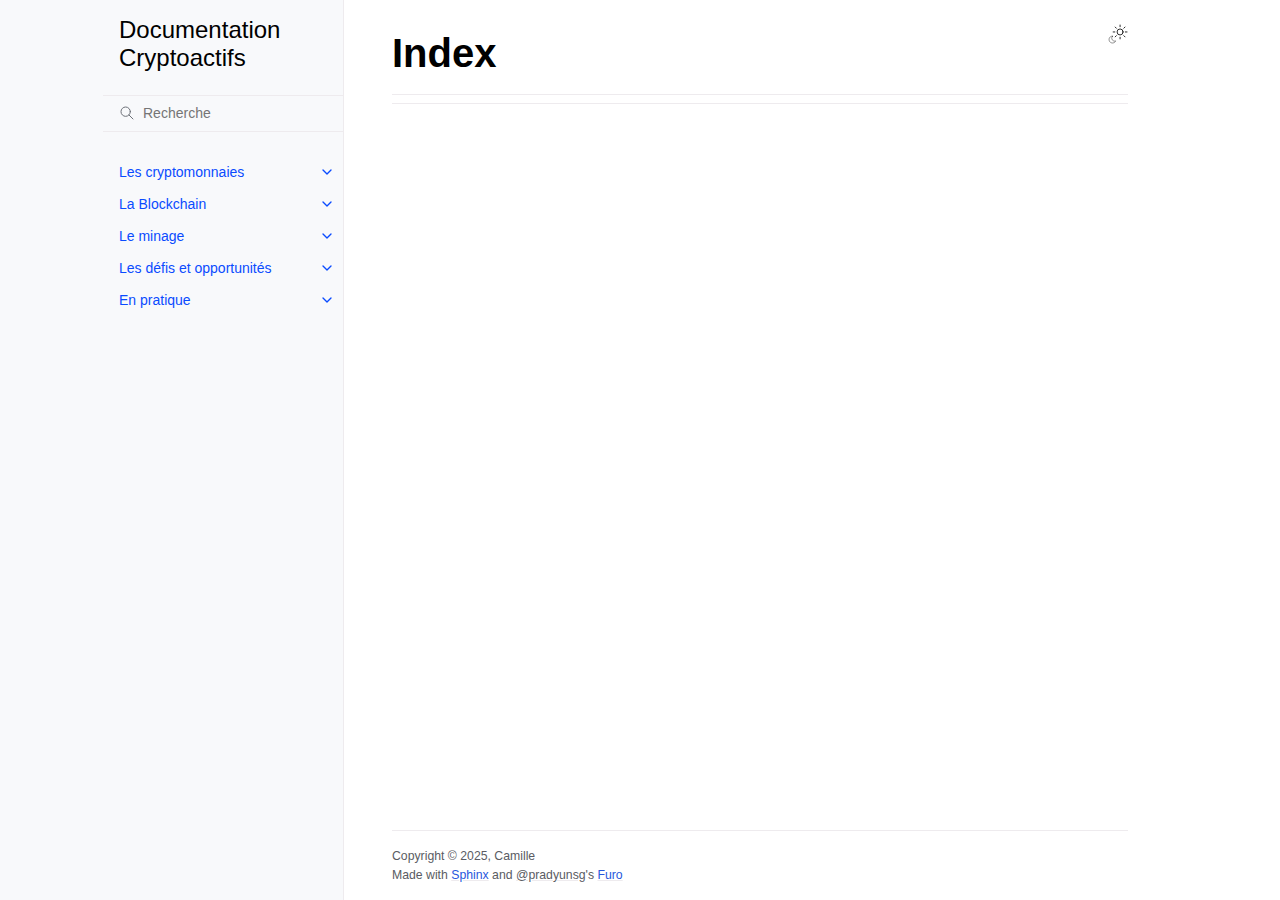
<file: genindex.html>
<!doctype html>
<html class="no-js" lang="fr" data-content_root="./">
  <head><meta charset="utf-8"/>
    <meta name="viewport" content="width=device-width,initial-scale=1"/>
    <meta name="color-scheme" content="light dark"><link rel="index" title="Index" href="#" /><link rel="search" title="Recherche" href="search.html" />

    <!-- Generated with Sphinx 8.2.3 and Furo 2024.08.06 --><title>Index - Documentation Cryptoactifs</title>
<link rel="stylesheet" type="text/css" href="_static/pygments.css?v=8f2a1f02" />
    <link rel="stylesheet" type="text/css" href="_static/styles/furo.css?v=354aac6f" />
    <link rel="stylesheet" type="text/css" href="_static/styles/furo-extensions.css?v=302659d7" />
    
    


<style>
  body {
    --color-code-background: #f8f8f8;
  --color-code-foreground: black;
  
  }
  @media not print {
    body[data-theme="dark"] {
      --color-code-background: #202020;
  --color-code-foreground: #d0d0d0;
  
    }
    @media (prefers-color-scheme: dark) {
      body:not([data-theme="light"]) {
        --color-code-background: #202020;
  --color-code-foreground: #d0d0d0;
  
      }
    }
  }
</style></head>
  <body>
    
    <script>
      document.body.dataset.theme = localStorage.getItem("theme") || "auto";
    </script>
    

<svg xmlns="http://www.w3.org/2000/svg" style="display: none;">
  <symbol id="svg-toc" viewBox="0 0 24 24">
    <title>Contents</title>
    <svg stroke="currentColor" fill="currentColor" stroke-width="0" viewBox="0 0 1024 1024">
      <path d="M408 442h480c4.4 0 8-3.6 8-8v-56c0-4.4-3.6-8-8-8H408c-4.4 0-8 3.6-8 8v56c0 4.4 3.6 8 8 8zm-8 204c0 4.4 3.6 8 8 8h480c4.4 0 8-3.6 8-8v-56c0-4.4-3.6-8-8-8H408c-4.4 0-8 3.6-8 8v56zm504-486H120c-4.4 0-8 3.6-8 8v56c0 4.4 3.6 8 8 8h784c4.4 0 8-3.6 8-8v-56c0-4.4-3.6-8-8-8zm0 632H120c-4.4 0-8 3.6-8 8v56c0 4.4 3.6 8 8 8h784c4.4 0 8-3.6 8-8v-56c0-4.4-3.6-8-8-8zM115.4 518.9L271.7 642c5.8 4.6 14.4.5 14.4-6.9V388.9c0-7.4-8.5-11.5-14.4-6.9L115.4 505.1a8.74 8.74 0 0 0 0 13.8z"/>
    </svg>
  </symbol>
  <symbol id="svg-menu" viewBox="0 0 24 24">
    <title>Menu</title>
    <svg xmlns="http://www.w3.org/2000/svg" viewBox="0 0 24 24" fill="none" stroke="currentColor"
      stroke-width="2" stroke-linecap="round" stroke-linejoin="round" class="feather-menu">
      <line x1="3" y1="12" x2="21" y2="12"></line>
      <line x1="3" y1="6" x2="21" y2="6"></line>
      <line x1="3" y1="18" x2="21" y2="18"></line>
    </svg>
  </symbol>
  <symbol id="svg-arrow-right" viewBox="0 0 24 24">
    <title>Expand</title>
    <svg xmlns="http://www.w3.org/2000/svg" viewBox="0 0 24 24" fill="none" stroke="currentColor"
      stroke-width="2" stroke-linecap="round" stroke-linejoin="round" class="feather-chevron-right">
      <polyline points="9 18 15 12 9 6"></polyline>
    </svg>
  </symbol>
  <symbol id="svg-sun" viewBox="0 0 24 24">
    <title>Light mode</title>
    <svg xmlns="http://www.w3.org/2000/svg" viewBox="0 0 24 24" fill="none" stroke="currentColor"
      stroke-width="1" stroke-linecap="round" stroke-linejoin="round" class="feather-sun">
      <circle cx="12" cy="12" r="5"></circle>
      <line x1="12" y1="1" x2="12" y2="3"></line>
      <line x1="12" y1="21" x2="12" y2="23"></line>
      <line x1="4.22" y1="4.22" x2="5.64" y2="5.64"></line>
      <line x1="18.36" y1="18.36" x2="19.78" y2="19.78"></line>
      <line x1="1" y1="12" x2="3" y2="12"></line>
      <line x1="21" y1="12" x2="23" y2="12"></line>
      <line x1="4.22" y1="19.78" x2="5.64" y2="18.36"></line>
      <line x1="18.36" y1="5.64" x2="19.78" y2="4.22"></line>
    </svg>
  </symbol>
  <symbol id="svg-moon" viewBox="0 0 24 24">
    <title>Dark mode</title>
    <svg xmlns="http://www.w3.org/2000/svg" viewBox="0 0 24 24" fill="none" stroke="currentColor"
      stroke-width="1" stroke-linecap="round" stroke-linejoin="round" class="icon-tabler-moon">
      <path stroke="none" d="M0 0h24v24H0z" fill="none" />
      <path d="M12 3c.132 0 .263 0 .393 0a7.5 7.5 0 0 0 7.92 12.446a9 9 0 1 1 -8.313 -12.454z" />
    </svg>
  </symbol>
  <symbol id="svg-sun-with-moon" viewBox="0 0 24 24">
    <title>Auto light/dark, in light mode</title>
    <svg xmlns="http://www.w3.org/2000/svg" viewBox="0 0 24 24" fill="none" stroke="currentColor"
      stroke-width="1" stroke-linecap="round" stroke-linejoin="round"
      class="icon-custom-derived-from-feather-sun-and-tabler-moon">
      <path style="opacity: 50%" d="M 5.411 14.504 C 5.471 14.504 5.532 14.504 5.591 14.504 C 3.639 16.319 4.383 19.569 6.931 20.352 C 7.693 20.586 8.512 20.551 9.25 20.252 C 8.023 23.207 4.056 23.725 2.11 21.184 C 0.166 18.642 1.702 14.949 4.874 14.536 C 5.051 14.512 5.231 14.5 5.411 14.5 L 5.411 14.504 Z"/>
      <line x1="14.5" y1="3.25" x2="14.5" y2="1.25"/>
      <line x1="14.5" y1="15.85" x2="14.5" y2="17.85"/>
      <line x1="10.044" y1="5.094" x2="8.63" y2="3.68"/>
      <line x1="19" y1="14.05" x2="20.414" y2="15.464"/>
      <line x1="8.2" y1="9.55" x2="6.2" y2="9.55"/>
      <line x1="20.8" y1="9.55" x2="22.8" y2="9.55"/>
      <line x1="10.044" y1="14.006" x2="8.63" y2="15.42"/>
      <line x1="19" y1="5.05" x2="20.414" y2="3.636"/>
      <circle cx="14.5" cy="9.55" r="3.6"/>
    </svg>
  </symbol>
  <symbol id="svg-moon-with-sun" viewBox="0 0 24 24">
    <title>Auto light/dark, in dark mode</title>
    <svg xmlns="http://www.w3.org/2000/svg" viewBox="0 0 24 24" fill="none" stroke="currentColor"
      stroke-width="1" stroke-linecap="round" stroke-linejoin="round"
      class="icon-custom-derived-from-feather-sun-and-tabler-moon">
      <path d="M 8.282 7.007 C 8.385 7.007 8.494 7.007 8.595 7.007 C 5.18 10.184 6.481 15.869 10.942 17.24 C 12.275 17.648 13.706 17.589 15 17.066 C 12.851 22.236 5.91 23.143 2.505 18.696 C -0.897 14.249 1.791 7.786 7.342 7.063 C 7.652 7.021 7.965 7 8.282 7 L 8.282 7.007 Z"/>
      <line style="opacity: 50%" x1="18" y1="3.705" x2="18" y2="2.5"/>
      <line style="opacity: 50%" x1="18" y1="11.295" x2="18" y2="12.5"/>
      <line style="opacity: 50%" x1="15.316" y1="4.816" x2="14.464" y2="3.964"/>
      <line style="opacity: 50%" x1="20.711" y1="10.212" x2="21.563" y2="11.063"/>
      <line style="opacity: 50%" x1="14.205" y1="7.5" x2="13.001" y2="7.5"/>
      <line style="opacity: 50%" x1="21.795" y1="7.5" x2="23" y2="7.5"/>
      <line style="opacity: 50%" x1="15.316" y1="10.184" x2="14.464" y2="11.036"/>
      <line style="opacity: 50%" x1="20.711" y1="4.789" x2="21.563" y2="3.937"/>
      <circle style="opacity: 50%" cx="18" cy="7.5" r="2.169"/>
    </svg>
  </symbol>
  <symbol id="svg-pencil" viewBox="0 0 24 24">
    <svg xmlns="http://www.w3.org/2000/svg" viewBox="0 0 24 24" fill="none" stroke="currentColor"
      stroke-width="1" stroke-linecap="round" stroke-linejoin="round" class="icon-tabler-pencil-code">
      <path d="M4 20h4l10.5 -10.5a2.828 2.828 0 1 0 -4 -4l-10.5 10.5v4" />
      <path d="M13.5 6.5l4 4" />
      <path d="M20 21l2 -2l-2 -2" />
      <path d="M17 17l-2 2l2 2" />
    </svg>
  </symbol>
  <symbol id="svg-eye" viewBox="0 0 24 24">
    <svg xmlns="http://www.w3.org/2000/svg" viewBox="0 0 24 24" fill="none" stroke="currentColor"
      stroke-width="1" stroke-linecap="round" stroke-linejoin="round" class="icon-tabler-eye-code">
      <path stroke="none" d="M0 0h24v24H0z" fill="none" />
      <path d="M10 12a2 2 0 1 0 4 0a2 2 0 0 0 -4 0" />
      <path
        d="M11.11 17.958c-3.209 -.307 -5.91 -2.293 -8.11 -5.958c2.4 -4 5.4 -6 9 -6c3.6 0 6.6 2 9 6c-.21 .352 -.427 .688 -.647 1.008" />
      <path d="M20 21l2 -2l-2 -2" />
      <path d="M17 17l-2 2l2 2" />
    </svg>
  </symbol>
</svg>

<input type="checkbox" class="sidebar-toggle" name="__navigation" id="__navigation">
<input type="checkbox" class="sidebar-toggle" name="__toc" id="__toc">
<label class="overlay sidebar-overlay" for="__navigation">
  <div class="visually-hidden">Hide navigation sidebar</div>
</label>
<label class="overlay toc-overlay" for="__toc">
  <div class="visually-hidden">Hide table of contents sidebar</div>
</label>

<a class="skip-to-content muted-link" href="#furo-main-content">Skip to content</a>



<div class="page">
  <header class="mobile-header">
    <div class="header-left">
      <label class="nav-overlay-icon" for="__navigation">
        <div class="visually-hidden">Toggle site navigation sidebar</div>
        <i class="icon"><svg><use href="#svg-menu"></use></svg></i>
      </label>
    </div>
    <div class="header-center">
      <a href="index.html"><div class="brand">Documentation Cryptoactifs </div></a>
    </div>
    <div class="header-right">
      <div class="theme-toggle-container theme-toggle-header">
        <button class="theme-toggle">
          <div class="visually-hidden">Toggle Light / Dark / Auto color theme</div>
          <svg class="theme-icon-when-auto-light"><use href="#svg-sun-with-moon"></use></svg>
          <svg class="theme-icon-when-auto-dark"><use href="#svg-moon-with-sun"></use></svg>
          <svg class="theme-icon-when-dark"><use href="#svg-moon"></use></svg>
          <svg class="theme-icon-when-light"><use href="#svg-sun"></use></svg>
        </button>
      </div>
      <label class="toc-overlay-icon toc-header-icon no-toc" for="__toc">
        <div class="visually-hidden">Toggle table of contents sidebar</div>
        <i class="icon"><svg><use href="#svg-toc"></use></svg></i>
      </label>
    </div>
  </header>
  <aside class="sidebar-drawer">
    <div class="sidebar-container">
      
      <div class="sidebar-sticky"><a class="sidebar-brand" href="index.html">
  
  
  <span class="sidebar-brand-text">Documentation Cryptoactifs </span>
  
</a><form class="sidebar-search-container" method="get" action="search.html" role="search">
  <input class="sidebar-search" placeholder="Recherche" name="q" aria-label="Recherche">
  <input type="hidden" name="check_keywords" value="yes">
  <input type="hidden" name="area" value="default">
</form>
<div id="searchbox"></div><div class="sidebar-scroll"><div class="sidebar-tree">
  <ul>
<li class="toctree-l1 has-children"><a class="reference internal" href="cryptomonnaies.html">Les cryptomonnaies</a><input class="toctree-checkbox" id="toctree-checkbox-1" name="toctree-checkbox-1" role="switch" type="checkbox"/><label for="toctree-checkbox-1"><div class="visually-hidden">Toggle navigation of Les cryptomonnaies</div><i class="icon"><svg><use href="#svg-arrow-right"></use></svg></i></label><ul class="simple">
</ul>
</li>
<li class="toctree-l1 has-children"><a class="reference internal" href="blockchain.html">La Blockchain</a><input class="toctree-checkbox" id="toctree-checkbox-2" name="toctree-checkbox-2" role="switch" type="checkbox"/><label for="toctree-checkbox-2"><div class="visually-hidden">Toggle navigation of La Blockchain</div><i class="icon"><svg><use href="#svg-arrow-right"></use></svg></i></label><ul class="simple">
</ul>
</li>
<li class="toctree-l1 has-children"><a class="reference internal" href="minage.html">Le minage</a><input class="toctree-checkbox" id="toctree-checkbox-3" name="toctree-checkbox-3" role="switch" type="checkbox"/><label for="toctree-checkbox-3"><div class="visually-hidden">Toggle navigation of Le minage</div><i class="icon"><svg><use href="#svg-arrow-right"></use></svg></i></label><ul class="simple">
</ul>
</li>
<li class="toctree-l1 has-children"><a class="reference internal" href="defis_opportunites.html">Les défis et opportunités</a><input class="toctree-checkbox" id="toctree-checkbox-4" name="toctree-checkbox-4" role="switch" type="checkbox"/><label for="toctree-checkbox-4"><div class="visually-hidden">Toggle navigation of Les défis et opportunités</div><i class="icon"><svg><use href="#svg-arrow-right"></use></svg></i></label><ul class="simple">
</ul>
</li>
<li class="toctree-l1 has-children"><a class="reference internal" href="en_pratique.html">En pratique</a><input class="toctree-checkbox" id="toctree-checkbox-5" name="toctree-checkbox-5" role="switch" type="checkbox"/><label for="toctree-checkbox-5"><div class="visually-hidden">Toggle navigation of En pratique</div><i class="icon"><svg><use href="#svg-arrow-right"></use></svg></i></label><ul class="simple">
</ul>
</li>
</ul>

</div>
</div>

      </div>
      
    </div>
  </aside>
  <div class="main">
    <div class="content">
      <div class="article-container">
        <a href="#" class="back-to-top muted-link">
          <svg xmlns="http://www.w3.org/2000/svg" viewBox="0 0 24 24">
            <path d="M13 20h-2V8l-5.5 5.5-1.42-1.42L12 4.16l7.92 7.92-1.42 1.42L13 8v12z"></path>
          </svg>
          <span>Back to top</span>
        </a>
        <div class="content-icon-container">
          <div class="theme-toggle-container theme-toggle-content">
            <button class="theme-toggle">
              <div class="visually-hidden">Toggle Light / Dark / Auto color theme</div>
              <svg class="theme-icon-when-auto-light"><use href="#svg-sun-with-moon"></use></svg>
              <svg class="theme-icon-when-auto-dark"><use href="#svg-moon-with-sun"></use></svg>
              <svg class="theme-icon-when-dark"><use href="#svg-moon"></use></svg>
              <svg class="theme-icon-when-light"><use href="#svg-sun"></use></svg>
            </button>
          </div>
          <label class="toc-overlay-icon toc-content-icon no-toc" for="__toc">
            <div class="visually-hidden">Toggle table of contents sidebar</div>
            <i class="icon"><svg><use href="#svg-toc"></use></svg></i>
          </label>
        </div>
        <article role="main" id="furo-main-content">
          
<section class="genindex-section">
  <h1 id="index">Index</h1>
  <div class="genindex-jumpbox"></div>
</section>

        </article>
      </div>
      <footer>
        
        <div class="related-pages">
          
          
        </div>
        <div class="bottom-of-page">
          <div class="left-details">
            <div class="copyright">
                Copyright &#169; 2025, Camille
            </div>
            Made with <a href="https://www.sphinx-doc.org/">Sphinx</a> and <a class="muted-link" href="https://pradyunsg.me">@pradyunsg</a>'s
            
            <a href="https://github.com/pradyunsg/furo">Furo</a>
            
          </div>
          <div class="right-details">
            
          </div>
        </div>
        
      </footer>
    </div>
    <aside class="toc-drawer no-toc">
      
      
      
    </aside>
  </div>
</div><script src="_static/documentation_options.js?v=d1a510d7"></script>
    <script src="_static/doctools.js?v=9bcbadda"></script>
    <script src="_static/sphinx_highlight.js?v=dc90522c"></script>
    <script src="_static/scripts/furo.js?v=5fa4622c"></script>
    <script src="_static/translations.js?v=e6b791cb"></script>
    </body>
</html>
</file>
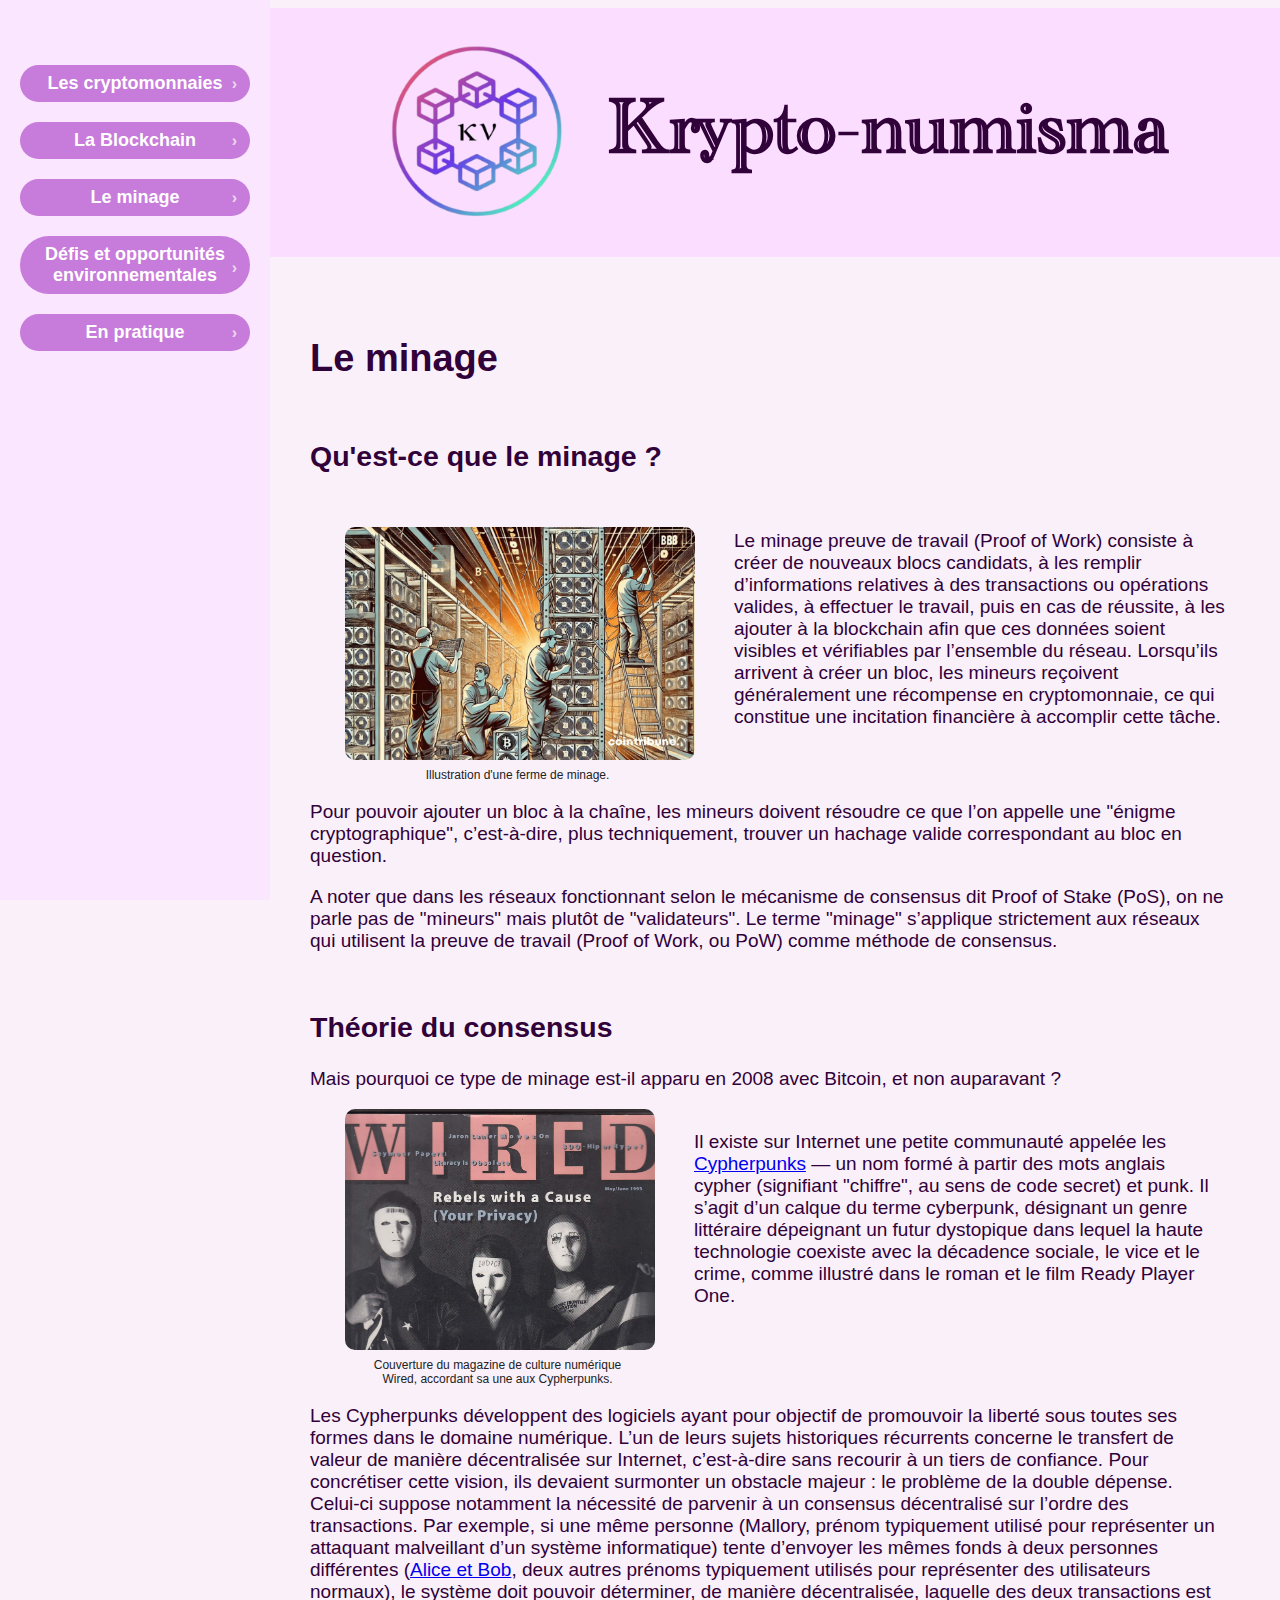
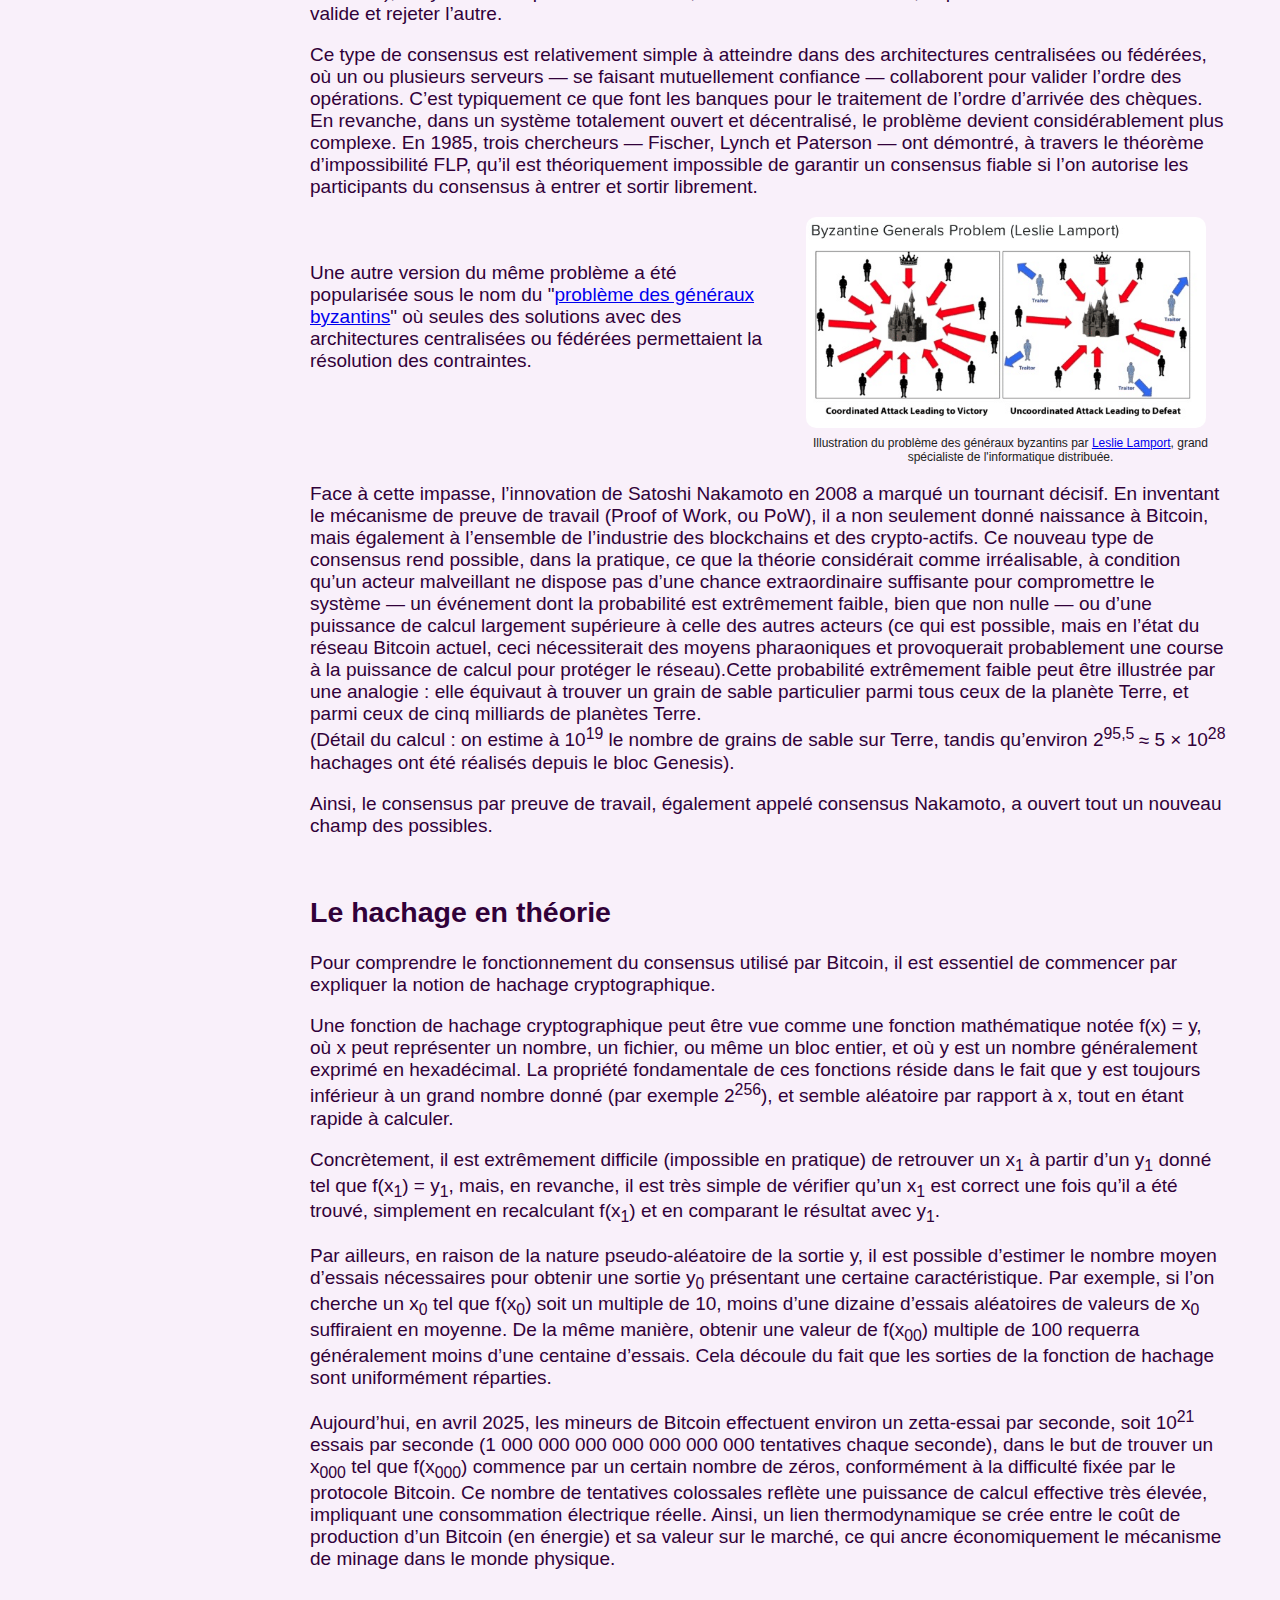
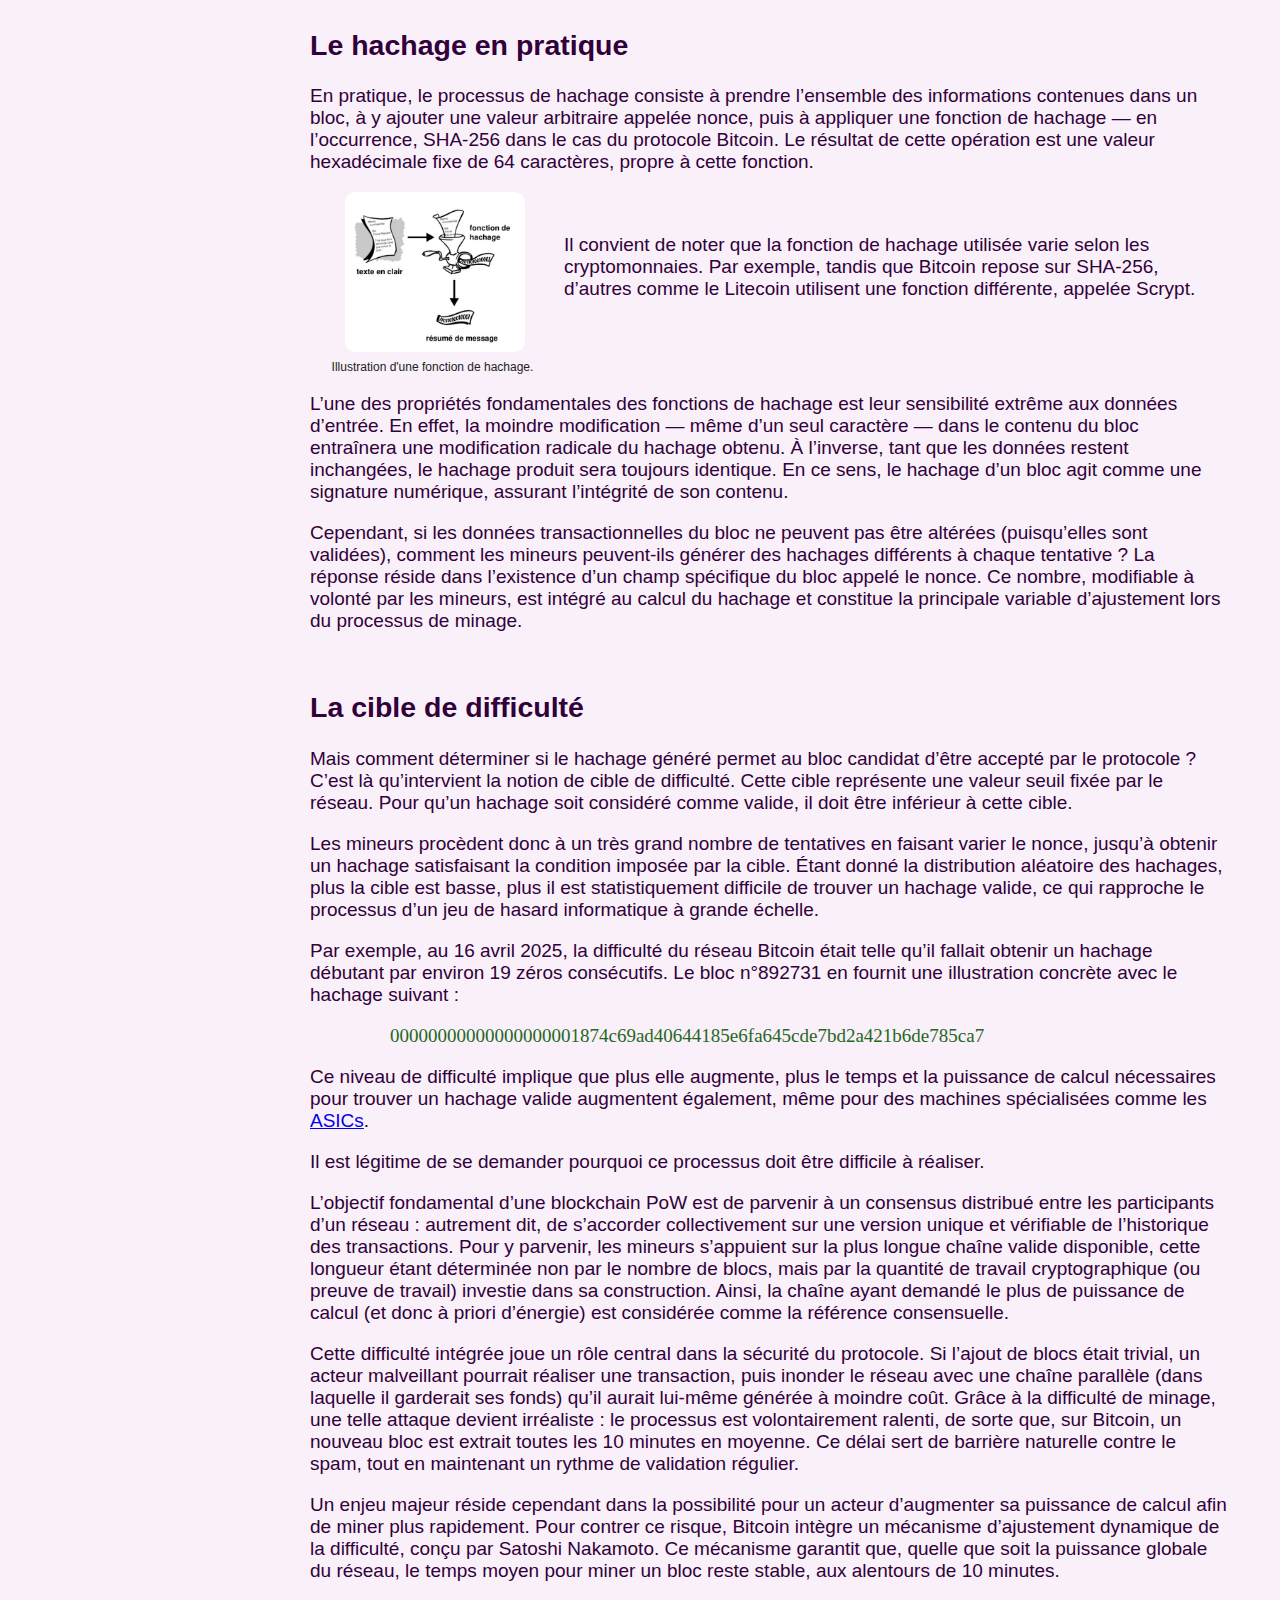
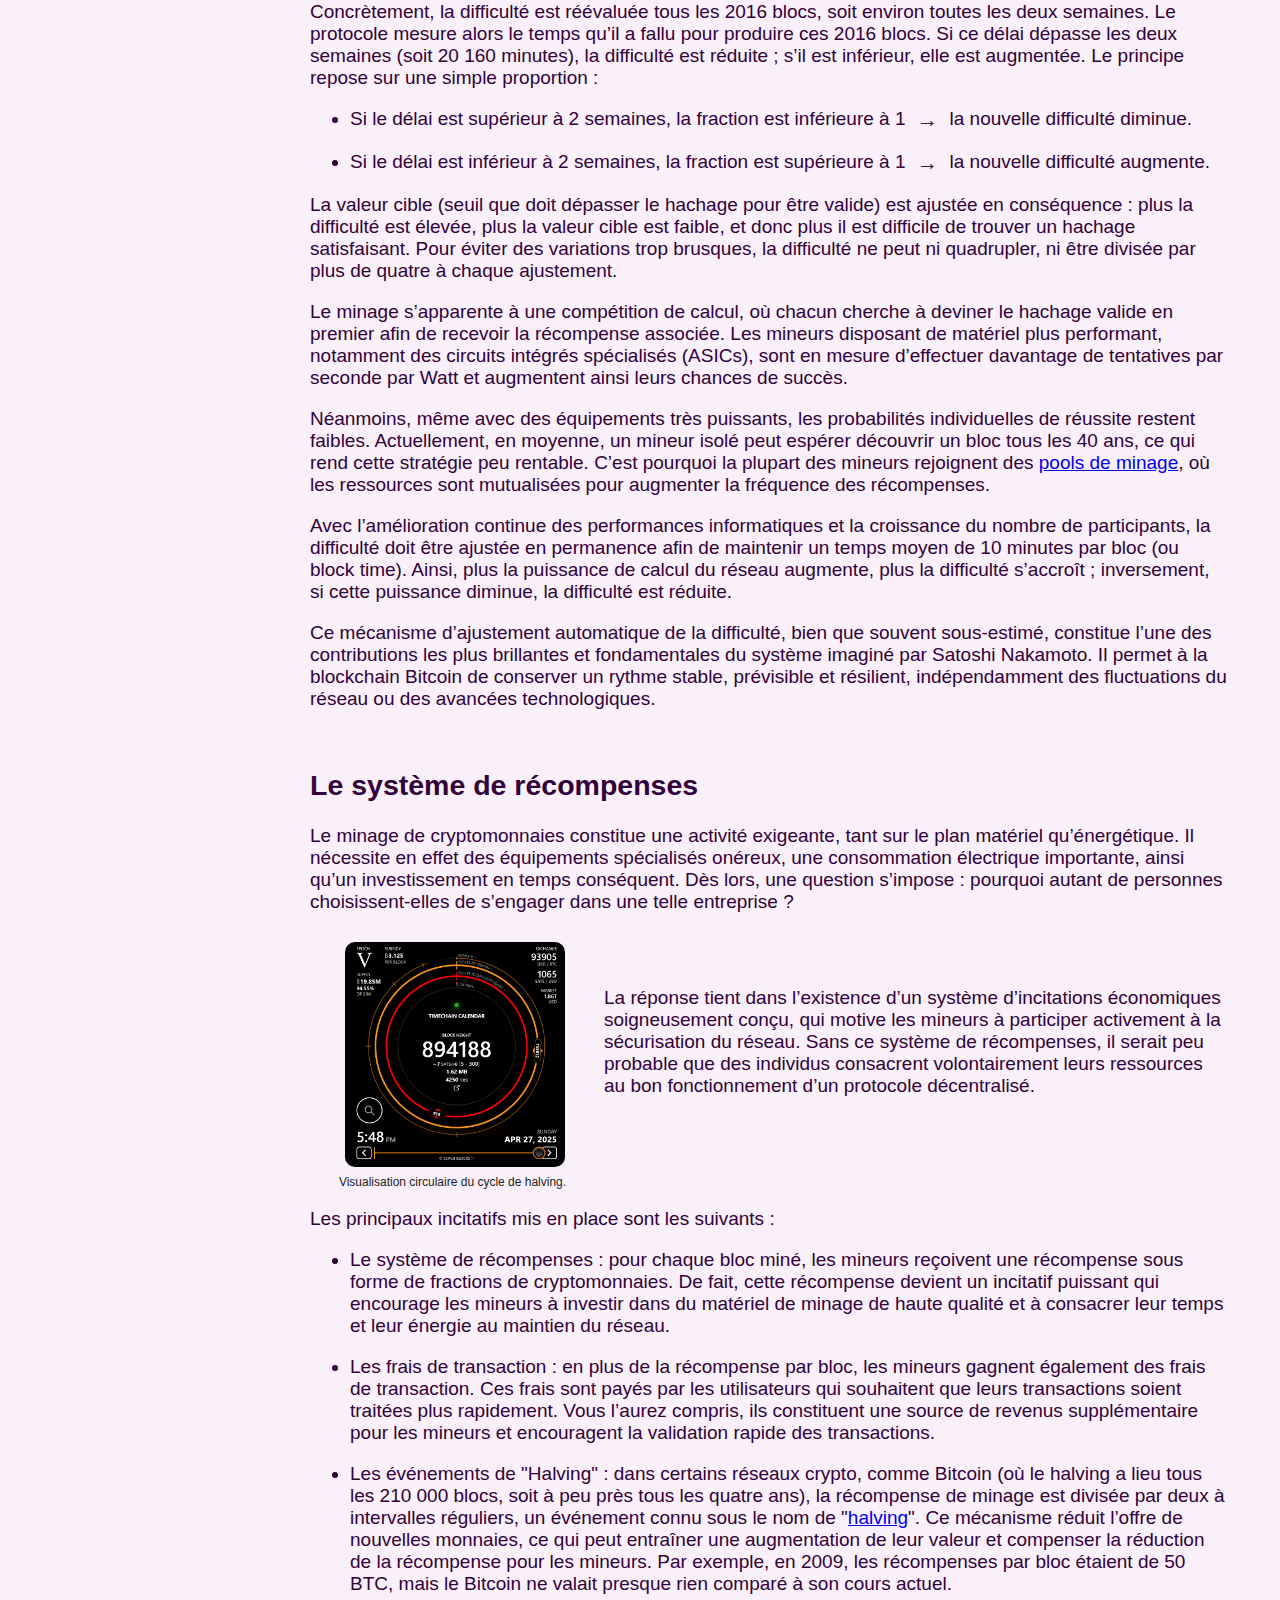
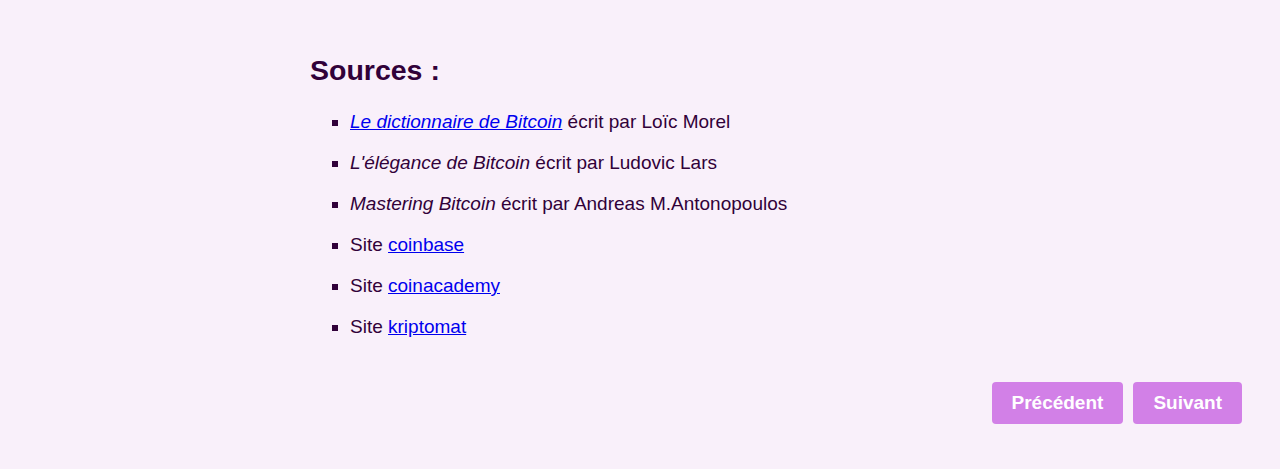
<file: minage.html>
<!DOCTYPE html>
<html lang="fr">
<head>
    <meta charset="UTF-8">
    <title>Les cryptomonnaies</title>
	<link rel="stylesheet" href="style.css">
	<link rel="icon" type="image/png" href="Images/testfinal.png">
</head>
<body>
	<div class="page-container">
	<nav class="sidebar">
  <ul>
    <li>
      <a href="index.html" class="title">Les cryptomonnaies</a>
      <ul class="submenu">
        <li><a href="index.html#cryptomonnaies-crypto-actifs-de-quoi-parle-t-on">Cryptomonnaies, crypto-actifs : de quoi parle-t-on ?</a></li>
        <li><a href="index.html#crypto-actifs-differents-usages">Crypto-actifs : différents usages</a></li>
		<li><a href="index.html#les-cryptomonnaies-une-monnaie-a-part-entiere">Les cryptomonnaies, une monnaie à part entière ?</a></li>
      </ul>
    </li>
    <li>
      <a href="blockchain.html" class="title">La Blockchain</a>
      <ul class="submenu">
        <li><a href="blockchain.html#qu-est-ce-que-la-blockchain">Qu'est-ce que la blockchain ?</a></li>
        <li><a href="blockchain.html#les-differents-types-de-blockchains">Les différents types de blockchains</a></li>
		<li><a href="blockchain.html#plusieurs-mecanismes-de-consensus">Plusieurs mécanismes de consensus</a></li>
	  </ul>
    </li>
	<li>
      <a href="minage.html" class="title">Le minage</a>
      <ul class="submenu">
        <li><a href="minage.html#qu-est-ce-que-le-minage">Qu'est-ce que le minage ?</a></li>
        <li><a href="minage.html#theorie-du-consensus">Théorie du consensus</a></li>
		<li><a href="minage.html#le-hachage-en-theorie">Le hachage en théorie</a></li>
		<li><a href="minage.html#le-hachage-en-pratique">Le hachage en pratique</a></li>
		<li><a href="minage.html#la-cible-de-difficulte">La cible de difficulté</a></li>
		<li><a href="minage.html#le-systeme-de-recompenses">Le système de récompenses</a></li>
	  </ul>
    </li>
	<li>
      <a href="defis_opportunites.html" class="title defis-title">Défis et opportunités environnementales</a>
      <ul class="submenu">
        <li><a href="defis_opportunites.html#empreinte-ecologique">Empreinte écologique</a></li>
        <li><a href="defis_opportunites.html#le-challenge-des-enr">Le challenge des ENR</a></li>
		<li><a href="defis_opportunites.html#la-problematique-du-methane">La problématique du méthane</a></li>
	  </ul>
    </li>
	<li>
      <a href="en_pratique.html" class="title">En pratique</a>
      <ul class="submenu">
        <li><a href="en_pratique.html#achat-de-crypto-actifs">Achat de crypto-actifs</a></li>
        <li><a href="en_pratique.html#conservation-des-actifs">Conservation des actifs</a></li>
		<li><a href="en_pratique.html#taxes-et-obligations-fiscales">Taxes et obligations fiscales</a></li>
	  </ul>
    </li>
  </ul>
	</nav>
	<header class="page-header">
		<img src="Images/logo-camille.png" alt="Logo" class="header-image">
		<h1>Krypto-numisma</h1>
	</header>
	<div class="main-content">
    <h1>Le minage</h1>
    <section id="qu-est-ce-que-le-minage">
        <h2>Qu'est-ce que le minage ?</h2>
		<div class="parent ligne">
			<div class="bloc-image-gauche-grande">
				<img class="image-container-left image-ferme-minage" src="Images/ferme-minage.png" alt="Illustration d'une ferme de minage.">
				<div class="image-description-gauche">
					Illustration d'une ferme de minage.
				</div>
			</div>
			<div class="texte-droite">
				<p>Le minage preuve de travail (Proof of Work) consiste à créer de nouveaux blocs candidats, à les remplir d’informations relatives à des transactions ou opérations valides, à effectuer le travail, puis en cas de réussite, à les ajouter à la blockchain afin que ces données soient visibles et vérifiables par l’ensemble du réseau. Lorsqu’ils arrivent à créer un bloc, les mineurs reçoivent généralement une récompense en cryptomonnaie, ce qui constitue une incitation financière à accomplir cette tâche.</p>     
			</div>
		</div>
        <p>Pour pouvoir ajouter un bloc à la chaîne, les mineurs doivent résoudre ce que l’on appelle une "énigme cryptographique", c’est-à-dire, plus techniquement, trouver un hachage valide correspondant au bloc en question.</p>
        <p>A noter que dans les réseaux fonctionnant selon le mécanisme de consensus dit Proof of Stake (PoS), on ne parle pas de "mineurs" mais plutôt de "validateurs". Le terme "minage" s’applique strictement aux réseaux qui utilisent la preuve de travail (Proof of Work, ou PoW) comme méthode de consensus.</p>
    </section>
    <section id="theorie-du-consensus">
        <h2>Théorie du consensus</h2>
        <p>Mais pourquoi ce type de minage est-il apparu en 2008 avec Bitcoin, et non auparavant ?</p>
        <div class="parent ligne">
			<div class="bloc-image-gauche-grande">
				<img class="image-container-left image-cypherpunks" src="Images/cypherpunks.jpg" alt="Couverture du magazine de culture numérique Wired, accordant sa une aux Cypherpunks.">
				<div class="image-description-gauche">
					Couverture du magazine de culture numérique Wired, accordant sa une aux Cypherpunks.
				</div>
			</div>
			<div class="texte-droite-petite">
				<p>Il existe sur Internet une petite communauté appelée les <a href="https://start-in-blockchain.fr/cypherpunk-bitcoin-cryptowars/">Cypherpunks</a> — un nom formé à partir des mots anglais cypher (signifiant "chiffre", au sens de code secret) et punk. Il s’agit d’un calque du terme cyberpunk, désignant un genre littéraire dépeignant un futur dystopique dans lequel la haute technologie coexiste avec la décadence sociale, le vice et le crime, comme illustré dans le roman et le film Ready Player One.</p>     
			</div>
		</div>
		<p>Les Cypherpunks développent des logiciels ayant pour objectif de promouvoir la liberté sous toutes ses formes dans le domaine numérique. L’un de leurs sujets historiques récurrents concerne le transfert de valeur de manière décentralisée sur Internet, c’est-à-dire sans recourir à un tiers de confiance. Pour concrétiser cette vision, ils devaient surmonter un obstacle majeur : le problème de la double dépense. Celui-ci suppose notamment la nécessité de parvenir à un consensus décentralisé sur l’ordre des transactions. Par exemple, si une même personne (Mallory, prénom typiquement utilisé pour représenter un attaquant malveillant d’un système informatique) tente d’envoyer les mêmes fonds à deux personnes différentes (<a href="https://www.techno-science.net/glossaire-definition/Alice-et-Bob.html">Alice et Bob</a>, deux autres prénoms typiquement utilisés pour représenter des utilisateurs normaux), le système doit pouvoir déterminer, de manière décentralisée, laquelle des deux transactions est valide et rejeter l’autre.</p>
		<p>Ce type de consensus est relativement simple à atteindre dans des architectures centralisées ou fédérées, où un ou plusieurs serveurs — se faisant mutuellement confiance — collaborent pour valider l’ordre des opérations. C’est typiquement ce que font les banques pour le traitement de l’ordre d’arrivée des chèques. En revanche, dans un système totalement ouvert et décentralisé, le problème devient considérablement plus complexe. En 1985, trois chercheurs — Fischer, Lynch et Paterson — ont démontré, à travers le théorème d’impossibilité FLP, qu’il est théoriquement impossible de garantir un consensus fiable si l’on autorise les participants du consensus à entrer et sortir librement.</p>
		<div class="parent ligne-inverse">
			<div class="texte-gauche-grand">
				<p> Une autre version du même  problème a été popularisée sous le nom du "<a href="https://viresinnumeris.fr/probleme-generaux-byzantins/">problème des généraux byzantins</a>" où seules des solutions avec des architectures centralisées ou fédérées permettaient la résolution des contraintes.</p>   
			</div>				
			<div class="bloc-image-droite-grande">
				<img class="image-container-right image-pb-generaux-byzantins" src="Images/byzantine-generals-problem.png" alt="Illustration du problème des généraux byzantins par Leslie Lamport, grand spécialiste de l'informatique distribuée.">
				<div class="image-description-droite-grande">
					Illustration du problème des généraux byzantins par <a href="https://fr.wikipedia.org/wiki/Leslie_Lamport">Leslie Lamport</a>, grand spécialiste de l'informatique distribuée.
				</div>
			</div>
		</div>
		<p>Face à cette impasse, l’innovation de Satoshi Nakamoto en 2008 a marqué un tournant décisif. En inventant le mécanisme de preuve de travail (Proof of Work, ou PoW), il a non seulement donné naissance à Bitcoin, mais également à l’ensemble de l’industrie des blockchains et des crypto-actifs. Ce nouveau type de consensus rend possible, dans la pratique, ce que la théorie considérait comme irréalisable, à condition qu’un acteur malveillant ne dispose pas d’une chance extraordinaire suffisante pour compromettre le système — un événement dont la probabilité est extrêmement faible, bien que non nulle —  ou d’une puissance de calcul largement supérieure à celle des autres acteurs (ce qui est possible, mais en l’état du réseau Bitcoin actuel, ceci nécessiterait des moyens pharaoniques et provoquerait probablement une course à la puissance de calcul pour protéger le réseau).Cette probabilité extrêmement faible peut être illustrée par une analogie : elle équivaut à trouver un grain de sable particulier parmi tous ceux de la planète Terre, et parmi ceux de cinq milliards de planètes Terre. <br> (Détail du calcul : on estime à 10<sup>19</sup> le nombre de grains de sable sur Terre, tandis qu’environ 2<sup>95,5 </sup><span class="approximatif"></span> 5 × 10<sup>28</sup> hachages ont été réalisés depuis le bloc Genesis).</p>
		<p>Ainsi, le consensus par preuve de travail, également appelé consensus Nakamoto, a ouvert tout un nouveau champ des possibles.</p>
    </section>
    <section id="le-hachage-en-theorie">
        <h2>Le hachage en théorie</h2>
        <p>Pour comprendre le fonctionnement du consensus utilisé par Bitcoin, il est essentiel de commencer par expliquer la notion de hachage cryptographique.</p>
        <p>Une fonction de hachage cryptographique peut être vue comme une fonction mathématique notée f(x) = y, où x peut représenter un nombre, un fichier, ou même un bloc entier, et où y est un nombre généralement exprimé en hexadécimal. La propriété fondamentale de ces fonctions réside dans le fait que y est toujours inférieur à un grand nombre donné (par exemple 2<sup>256</sup>), et semble aléatoire par rapport à x, tout en étant rapide à calculer.</p>
        <p>Concrètement, il est extrêmement difficile (impossible en pratique) de retrouver un x<sub>1</sub> à partir d’un y<sub>1</sub> donné tel que f(x<sub>1</sub>) = y<sub>1</sub>, mais, en revanche, il est très simple de vérifier qu’un x<sub>1</sub> est correct une fois qu’il a été trouvé, simplement en recalculant f(x<sub>1</sub>) et en comparant le résultat avec y<sub>1</sub>.</p>
        <p>Par ailleurs, en raison de la nature pseudo-aléatoire de la sortie y, il est possible d’estimer le nombre moyen d’essais nécessaires pour obtenir une sortie y<sub>0</sub> présentant une certaine caractéristique. Par exemple, si l’on cherche un x<sub>0</sub> tel que f(x<sub>0</sub>) soit un multiple de 10, moins d’une dizaine d’essais aléatoires de valeurs de x<sub>0</sub> suffiraient en moyenne. De la même manière, obtenir une valeur de f(x<sub>00</sub>) multiple de 100 requerra généralement moins d’une centaine d’essais. Cela découle du fait que les sorties de la fonction de hachage sont uniformément réparties.</p>
        <p>Aujourd’hui, en avril 2025, les mineurs de Bitcoin effectuent environ un zetta-essai par seconde, soit 10<sup>21</sup> essais par seconde (1 000 000 000 000 000 000 000 tentatives chaque seconde), dans le but de trouver un x<sub>000</sub> tel que f(x<sub>000</sub>) commence par un certain nombre de zéros, conformément à la difficulté fixée par le protocole Bitcoin. Ce nombre de tentatives colossales reflète une puissance de calcul effective très élevée, impliquant une consommation électrique réelle. Ainsi, un lien thermodynamique se crée entre le coût de production d’un Bitcoin (en énergie) et sa valeur sur le marché, ce qui ancre économiquement le mécanisme de minage dans le monde physique.</p>
    </section>
	<section id="le-hachage-en-pratique">
        <h2>Le hachage en pratique</h2>
        <p>En pratique, le processus de hachage consiste à prendre l’ensemble des informations contenues dans un bloc, à y ajouter une valeur arbitraire appelée nonce, puis à appliquer une fonction de hachage — en l’occurrence, SHA-256 dans le cas du protocole Bitcoin. Le résultat de cette opération est une valeur hexadécimale fixe de 64 caractères, propre à cette fonction.</p>
		<div class="parent ligne">
			<div class="bloc-image-gauche-grande">
				<img class="image-container-left image-SHA-256" src="Images/SHA-256.png" alt="Illustration d'une fonction de hachage.">
				<div class="image-description-gauche">
					Illustration d'une fonction de hachage.
				</div>
			</div>
			<div class="texte-droite-petite-plus">
				<p> Il convient de noter que la fonction de hachage utilisée varie selon les cryptomonnaies. Par exemple, tandis que Bitcoin repose sur SHA-256, d’autres comme le Litecoin utilisent une fonction différente, appelée Scrypt.</p>     
			</div>
		</div>
        <p>L’une des propriétés fondamentales des fonctions de hachage est leur sensibilité extrême aux données d’entrée. En effet, la moindre modification — même d’un seul caractère — dans le contenu du bloc entraînera une modification radicale du hachage obtenu. À l’inverse, tant que les données restent inchangées, le hachage produit sera toujours identique. En ce sens, le hachage d’un bloc agit comme une signature numérique, assurant l’intégrité de son contenu.</p>
        <p>Cependant, si les données transactionnelles du bloc ne peuvent pas être altérées (puisqu’elles sont validées), comment les mineurs peuvent-ils générer des hachages différents à chaque tentative ? La réponse réside dans l’existence d’un champ spécifique du bloc appelé le nonce. Ce nombre, modifiable à volonté par les mineurs, est intégré au calcul du hachage et constitue la principale variable d’ajustement lors du processus de minage.</p>
    </section>
	<section id="la-cible-de-difficulte">
        <h2>La cible de difficulté</h2>
        <p>Mais comment déterminer si le hachage généré permet au bloc candidat d’être accepté par le protocole ? C’est là qu’intervient la notion de cible de difficulté. Cette cible représente une valeur seuil fixée par le réseau. Pour qu’un hachage soit considéré comme valide, il doit être inférieur à cette cible.</p>
        <p>Les mineurs procèdent donc à un très grand nombre de tentatives en faisant varier le nonce, jusqu’à obtenir un hachage satisfaisant la condition imposée par la cible. Étant donné la distribution aléatoire des hachages, plus la cible est basse, plus il est statistiquement difficile de trouver un hachage valide, ce qui rapproche le processus d’un jeu de hasard informatique à grande échelle.</p>
        <p>Par exemple, au 16 avril 2025, la difficulté du réseau Bitcoin était telle qu’il fallait obtenir un hachage débutant par environ 19 zéros consécutifs. Le bloc n°892731 en fournit une illustration concrète avec le hachage suivant :</p>
        <p><span class="special_hash">00000000000000000001874c69ad40644185e6fa645cde7bd2a421b6de785ca7</span></p>
        <p>Ce niveau de difficulté implique que plus elle augmente, plus le temps et la puissance de calcul nécessaires pour trouver un hachage valide augmentent également, même pour des machines spécialisées comme les <a href="https://blog.greenbull-campus.fr/guides/immobilier/patrimoine/diversifier/miner-avec-asic">ASICs</a>.</p>
        <p>Il est légitime de se demander pourquoi ce processus doit être difficile à réaliser.</p>
        <p>L’objectif fondamental d’une blockchain PoW est de parvenir à un consensus distribué entre les participants d’un réseau : autrement dit, de s’accorder collectivement sur une version unique et vérifiable de l’historique des transactions. Pour y parvenir, les mineurs s’appuient sur la plus longue chaîne valide disponible, cette longueur étant déterminée non par le nombre de blocs, mais par la quantité de travail cryptographique (ou preuve de travail) investie dans sa construction. Ainsi, la chaîne ayant demandé le plus de puissance de calcul (et donc à priori d’énergie) est considérée comme la référence consensuelle.</p>
        <p>Cette difficulté intégrée joue un rôle central dans la sécurité du protocole. Si l’ajout de blocs était trivial, un acteur malveillant pourrait réaliser une transaction, puis inonder le réseau avec une chaîne parallèle (dans laquelle il garderait ses fonds) qu’il aurait lui-même générée à moindre coût. Grâce à la difficulté de minage, une telle attaque devient irréaliste : le processus est volontairement ralenti, de sorte que, sur Bitcoin, un nouveau bloc est extrait toutes les 10 minutes en moyenne. Ce délai sert de barrière naturelle contre le spam, tout en maintenant un rythme de validation régulier.</p>
        <p>Un enjeu majeur réside cependant dans la possibilité pour un acteur d’augmenter sa puissance de calcul afin de miner plus rapidement. Pour contrer ce risque, Bitcoin intègre un mécanisme d’ajustement dynamique de la difficulté, conçu par Satoshi Nakamoto. Ce mécanisme garantit que, quelle que soit la puissance globale du réseau, le temps moyen pour miner un bloc reste stable, aux alentours de 10 minutes.</p>
		<p>Concrètement, la difficulté est réévaluée tous les 2016 blocs, soit environ toutes les deux semaines. Le protocole mesure alors le temps qu’il a fallu pour produire ces 2016 blocs. Si ce délai dépasse les deux semaines (soit 20 160 minutes), la difficulté est réduite ; s’il est inférieur, elle est augmentée. Le principe repose sur une simple proportion :</p>
		<ul>
			<li>Si le délai est supérieur à 2 semaines, la fraction est inférieure à 1 <span class="fleche_fine"></span> la nouvelle difficulté diminue.</li>
			<li>Si le délai est inférieur à 2 semaines, la fraction est supérieure à 1 <span class="fleche_fine"></span> la nouvelle difficulté augmente.</li>
		</ul>
		<p>La valeur cible (seuil que doit dépasser le hachage pour être valide) est ajustée en conséquence : plus la difficulté est élevée, plus la valeur cible est faible, et donc plus il est difficile de trouver un hachage satisfaisant. Pour éviter des variations trop brusques, la difficulté ne peut ni quadrupler, ni être divisée par plus de quatre à chaque ajustement.</p>
		<p>Le minage s’apparente à une compétition de calcul, où chacun cherche à deviner le hachage valide en premier afin de recevoir la récompense associée. Les mineurs disposant de matériel plus performant, notamment des circuits intégrés spécialisés (ASICs), sont en mesure d’effectuer davantage de tentatives par seconde par Watt et augmentent ainsi leurs chances de succès.</p>
		<p>Néanmoins, même avec des équipements très puissants, les probabilités individuelles de réussite restent faibles. Actuellement, en moyenne, un mineur isolé peut espérer découvrir un bloc tous les 40 ans, ce qui rend cette stratégie peu rentable. C’est pourquoi la plupart des mineurs rejoignent des <a href="https://www.bitpanda.com/academy/fr/lecons/quest-ce-quun-mining-pool-et-quel-est-son-fonctionnement/">pools de minage</a>, où les ressources sont mutualisées pour augmenter la fréquence des récompenses.</p>
		<p>Avec l’amélioration continue des performances informatiques et la croissance du nombre de participants, la difficulté doit être ajustée en permanence afin de maintenir un temps moyen de 10 minutes par bloc (ou block time). Ainsi, plus la puissance de calcul du réseau augmente, plus la difficulté s’accroît ; inversement, si cette puissance diminue, la difficulté est réduite.</p>
		<p>Ce mécanisme d’ajustement automatique de la difficulté, bien que souvent sous-estimé, constitue l’une des contributions les plus brillantes et fondamentales du système imaginé par Satoshi Nakamoto. Il permet à la blockchain Bitcoin de conserver un rythme stable, prévisible et résilient, indépendamment des fluctuations du réseau ou des avancées technologiques.</p>
    </section>
	<section id="le-systeme-de-recompenses">
        <h2>Le système de récompenses</h2>
        <p>Le minage de cryptomonnaies constitue une activité exigeante, tant sur le plan matériel qu’énergétique. Il nécessite en effet des équipements spécialisés onéreux, une consommation électrique importante, ainsi qu’un investissement en temps conséquent. Dès lors, une question s’impose : pourquoi autant de personnes choisissent-elles de s’engager dans une telle entreprise ? </p>
		 <div class="parent ligne">
			<div class="bloc-image-gauche-grande">
				<img class="image-container-left image-time-chain-halving" src="Images/time-chain-halving.png" alt="					Visualisation circulaire du cycle de halving.">
				<div class="image-description-gauche">
					Visualisation circulaire du cycle de halving.
				</div>
			</div>
			<div class="texte-droite-petite">
				<p>La réponse tient dans l’existence d’un système d’incitations économiques soigneusement conçu, qui motive les mineurs à participer activement à la sécurisation du réseau. Sans ce système de récompenses, il serait peu probable que des individus consacrent volontairement leurs ressources au bon fonctionnement d’un protocole décentralisé.</p>     
			</div>
		</div>
        <p>Les principaux incitatifs mis en place sont les suivants :</p>
		<ul>
			<li>Le système de récompenses : pour chaque bloc miné, les mineurs reçoivent une récompense sous forme de fractions de cryptomonnaies. De fait, cette récompense devient un incitatif puissant qui encourage les mineurs à investir dans du matériel de minage de haute qualité et à consacrer leur temps et leur énergie au maintien du réseau.</li>
			<li>Les frais de transaction : en plus de la récompense par bloc, les mineurs gagnent également des frais de transaction. Ces frais sont payés par les utilisateurs qui souhaitent que leurs transactions soient traitées plus rapidement. Vous l’aurez compris, ils constituent une source de revenus supplémentaire pour les mineurs et encouragent la validation rapide des transactions.</li>
			<li> Les événements de "Halving" : dans certains réseaux crypto, comme Bitcoin (où le halving a lieu tous les 210 000 blocs, soit à peu près tous les quatre ans), la récompense de minage est divisée par deux à intervalles réguliers, un événement connu sous le nom de "<a href="https://www.coinbase.com/fr/learn/crypto-basics/what-is-a-bitcoin-halving">halving</a>". Ce mécanisme réduit l’offre de nouvelles monnaies, ce qui peut entraîner une augmentation de leur valeur et compenser la réduction de la récompense pour les mineurs. Par exemple, en 2009, les récompenses par bloc étaient de 50 BTC, mais le Bitcoin ne valait presque rien comparé à son cours actuel.</li>
		</ul>
    </section>
	<section>
		<h2>Sources :</h2>
		<ul style="list-style-type: square">
			<li><em><a href="file:///C:/Users/camillebrenner2/Downloads/Dictionnaire%20de%20Bitcoin-1.pdf">Le dictionnaire de Bitcoin</a></em> écrit par Loïc Morel</li>
			<li><em>L'élégance de Bitcoin</em> écrit par Ludovic Lars</li>
			<li><em>Mastering Bitcoin</em> écrit par Andreas M.Antonopoulos</li>
			<li>Site <a href="https://www.coinbase.com/fr/learn/crypto-basics/what-is-mining">coinbase</a></li>
			<li>Site <a href="https://coinacademy.fr/academie/mining-crypto-monnaies/">coinacademy</a></li>
			<li>Site <a href="https://kriptomat.io/fr/crypto-monnaies/quest-ce-que-le-minage-crypto-monnaies/">kriptomat</a></li>
		</ul>
	</section>
	</div>
	<nav class="pagination">
	<div class="boutons-pagination">
		<a href="blockchain.html" class="btn">Précédent</span></li>
		<a href="defis_opportunites.html" class="btn">Suivant</a></li>
	</div>
	</nav>
</body>
</html>
</file>
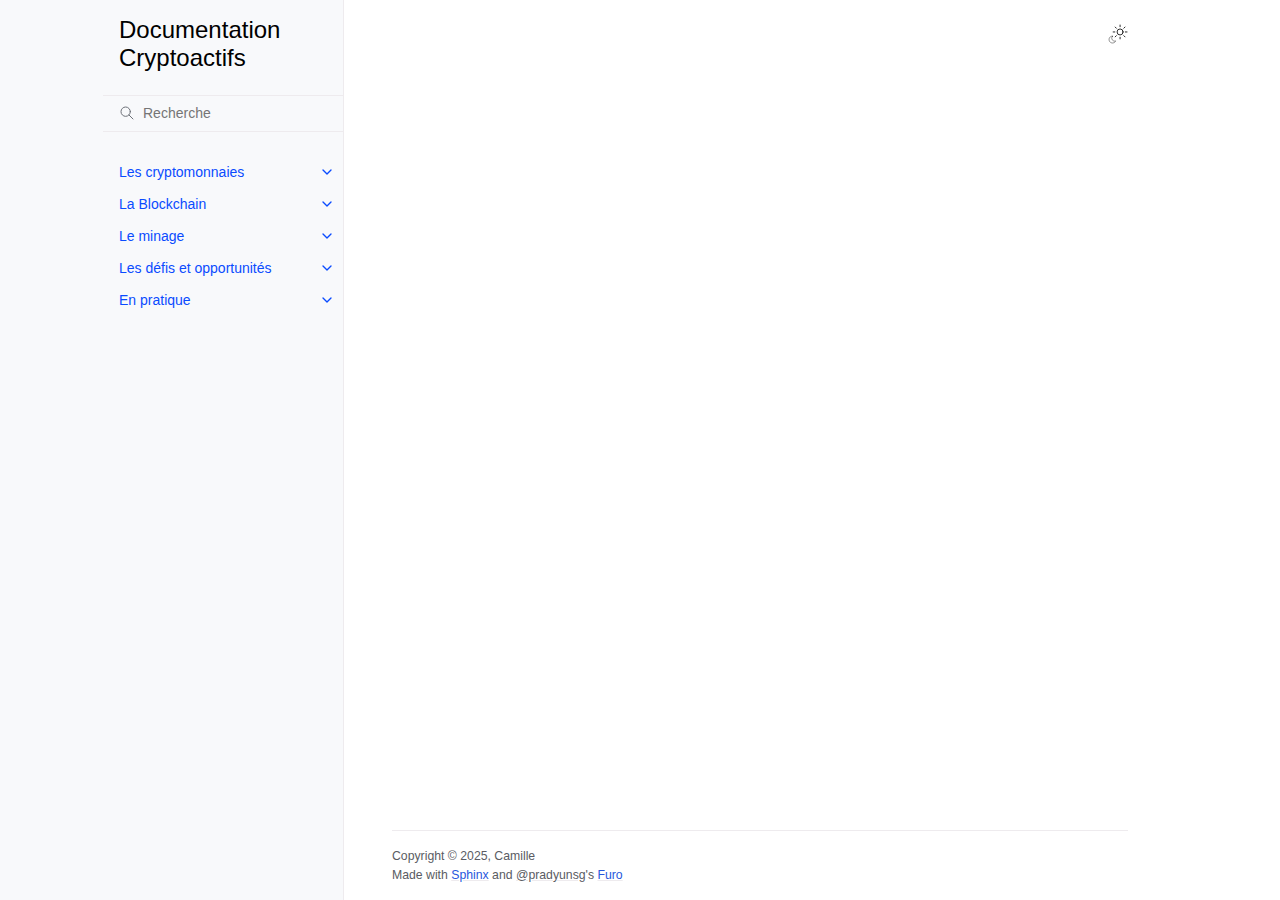
<file: search.html>
<!doctype html>
<html class="no-js" lang="fr" data-content_root="./">
  <head>
<meta charset="utf-8"/>
    <meta name="viewport" content="width=device-width,initial-scale=1"/>
    <meta name="color-scheme" content="light dark"><link rel="index" title="Index" href="genindex.html" /><link rel="search" title="Recherche" href="#" />

    <!-- Generated with Sphinx 8.2.3 and Furo 2024.08.06 -->
<meta name="robots" content="noindex" />
<title>Recherche - Documentation Cryptoactifs </title><link rel="stylesheet" type="text/css" href="_static/pygments.css?v=8f2a1f02" />
    <link rel="stylesheet" type="text/css" href="_static/styles/furo.css?v=354aac6f" />
    <link rel="stylesheet" type="text/css" href="_static/styles/furo-extensions.css?v=302659d7" />
    
    


<style>
  body {
    --color-code-background: #f8f8f8;
  --color-code-foreground: black;
  
  }
  @media not print {
    body[data-theme="dark"] {
      --color-code-background: #202020;
  --color-code-foreground: #d0d0d0;
  
    }
    @media (prefers-color-scheme: dark) {
      body:not([data-theme="light"]) {
        --color-code-background: #202020;
  --color-code-foreground: #d0d0d0;
  
      }
    }
  }
</style></head>
  <body>
    
    <script>
      document.body.dataset.theme = localStorage.getItem("theme") || "auto";
    </script>
    

<svg xmlns="http://www.w3.org/2000/svg" style="display: none;">
  <symbol id="svg-toc" viewBox="0 0 24 24">
    <title>Contents</title>
    <svg stroke="currentColor" fill="currentColor" stroke-width="0" viewBox="0 0 1024 1024">
      <path d="M408 442h480c4.4 0 8-3.6 8-8v-56c0-4.4-3.6-8-8-8H408c-4.4 0-8 3.6-8 8v56c0 4.4 3.6 8 8 8zm-8 204c0 4.4 3.6 8 8 8h480c4.4 0 8-3.6 8-8v-56c0-4.4-3.6-8-8-8H408c-4.4 0-8 3.6-8 8v56zm504-486H120c-4.4 0-8 3.6-8 8v56c0 4.4 3.6 8 8 8h784c4.4 0 8-3.6 8-8v-56c0-4.4-3.6-8-8-8zm0 632H120c-4.4 0-8 3.6-8 8v56c0 4.4 3.6 8 8 8h784c4.4 0 8-3.6 8-8v-56c0-4.4-3.6-8-8-8zM115.4 518.9L271.7 642c5.8 4.6 14.4.5 14.4-6.9V388.9c0-7.4-8.5-11.5-14.4-6.9L115.4 505.1a8.74 8.74 0 0 0 0 13.8z"/>
    </svg>
  </symbol>
  <symbol id="svg-menu" viewBox="0 0 24 24">
    <title>Menu</title>
    <svg xmlns="http://www.w3.org/2000/svg" viewBox="0 0 24 24" fill="none" stroke="currentColor"
      stroke-width="2" stroke-linecap="round" stroke-linejoin="round" class="feather-menu">
      <line x1="3" y1="12" x2="21" y2="12"></line>
      <line x1="3" y1="6" x2="21" y2="6"></line>
      <line x1="3" y1="18" x2="21" y2="18"></line>
    </svg>
  </symbol>
  <symbol id="svg-arrow-right" viewBox="0 0 24 24">
    <title>Expand</title>
    <svg xmlns="http://www.w3.org/2000/svg" viewBox="0 0 24 24" fill="none" stroke="currentColor"
      stroke-width="2" stroke-linecap="round" stroke-linejoin="round" class="feather-chevron-right">
      <polyline points="9 18 15 12 9 6"></polyline>
    </svg>
  </symbol>
  <symbol id="svg-sun" viewBox="0 0 24 24">
    <title>Light mode</title>
    <svg xmlns="http://www.w3.org/2000/svg" viewBox="0 0 24 24" fill="none" stroke="currentColor"
      stroke-width="1" stroke-linecap="round" stroke-linejoin="round" class="feather-sun">
      <circle cx="12" cy="12" r="5"></circle>
      <line x1="12" y1="1" x2="12" y2="3"></line>
      <line x1="12" y1="21" x2="12" y2="23"></line>
      <line x1="4.22" y1="4.22" x2="5.64" y2="5.64"></line>
      <line x1="18.36" y1="18.36" x2="19.78" y2="19.78"></line>
      <line x1="1" y1="12" x2="3" y2="12"></line>
      <line x1="21" y1="12" x2="23" y2="12"></line>
      <line x1="4.22" y1="19.78" x2="5.64" y2="18.36"></line>
      <line x1="18.36" y1="5.64" x2="19.78" y2="4.22"></line>
    </svg>
  </symbol>
  <symbol id="svg-moon" viewBox="0 0 24 24">
    <title>Dark mode</title>
    <svg xmlns="http://www.w3.org/2000/svg" viewBox="0 0 24 24" fill="none" stroke="currentColor"
      stroke-width="1" stroke-linecap="round" stroke-linejoin="round" class="icon-tabler-moon">
      <path stroke="none" d="M0 0h24v24H0z" fill="none" />
      <path d="M12 3c.132 0 .263 0 .393 0a7.5 7.5 0 0 0 7.92 12.446a9 9 0 1 1 -8.313 -12.454z" />
    </svg>
  </symbol>
  <symbol id="svg-sun-with-moon" viewBox="0 0 24 24">
    <title>Auto light/dark, in light mode</title>
    <svg xmlns="http://www.w3.org/2000/svg" viewBox="0 0 24 24" fill="none" stroke="currentColor"
      stroke-width="1" stroke-linecap="round" stroke-linejoin="round"
      class="icon-custom-derived-from-feather-sun-and-tabler-moon">
      <path style="opacity: 50%" d="M 5.411 14.504 C 5.471 14.504 5.532 14.504 5.591 14.504 C 3.639 16.319 4.383 19.569 6.931 20.352 C 7.693 20.586 8.512 20.551 9.25 20.252 C 8.023 23.207 4.056 23.725 2.11 21.184 C 0.166 18.642 1.702 14.949 4.874 14.536 C 5.051 14.512 5.231 14.5 5.411 14.5 L 5.411 14.504 Z"/>
      <line x1="14.5" y1="3.25" x2="14.5" y2="1.25"/>
      <line x1="14.5" y1="15.85" x2="14.5" y2="17.85"/>
      <line x1="10.044" y1="5.094" x2="8.63" y2="3.68"/>
      <line x1="19" y1="14.05" x2="20.414" y2="15.464"/>
      <line x1="8.2" y1="9.55" x2="6.2" y2="9.55"/>
      <line x1="20.8" y1="9.55" x2="22.8" y2="9.55"/>
      <line x1="10.044" y1="14.006" x2="8.63" y2="15.42"/>
      <line x1="19" y1="5.05" x2="20.414" y2="3.636"/>
      <circle cx="14.5" cy="9.55" r="3.6"/>
    </svg>
  </symbol>
  <symbol id="svg-moon-with-sun" viewBox="0 0 24 24">
    <title>Auto light/dark, in dark mode</title>
    <svg xmlns="http://www.w3.org/2000/svg" viewBox="0 0 24 24" fill="none" stroke="currentColor"
      stroke-width="1" stroke-linecap="round" stroke-linejoin="round"
      class="icon-custom-derived-from-feather-sun-and-tabler-moon">
      <path d="M 8.282 7.007 C 8.385 7.007 8.494 7.007 8.595 7.007 C 5.18 10.184 6.481 15.869 10.942 17.24 C 12.275 17.648 13.706 17.589 15 17.066 C 12.851 22.236 5.91 23.143 2.505 18.696 C -0.897 14.249 1.791 7.786 7.342 7.063 C 7.652 7.021 7.965 7 8.282 7 L 8.282 7.007 Z"/>
      <line style="opacity: 50%" x1="18" y1="3.705" x2="18" y2="2.5"/>
      <line style="opacity: 50%" x1="18" y1="11.295" x2="18" y2="12.5"/>
      <line style="opacity: 50%" x1="15.316" y1="4.816" x2="14.464" y2="3.964"/>
      <line style="opacity: 50%" x1="20.711" y1="10.212" x2="21.563" y2="11.063"/>
      <line style="opacity: 50%" x1="14.205" y1="7.5" x2="13.001" y2="7.5"/>
      <line style="opacity: 50%" x1="21.795" y1="7.5" x2="23" y2="7.5"/>
      <line style="opacity: 50%" x1="15.316" y1="10.184" x2="14.464" y2="11.036"/>
      <line style="opacity: 50%" x1="20.711" y1="4.789" x2="21.563" y2="3.937"/>
      <circle style="opacity: 50%" cx="18" cy="7.5" r="2.169"/>
    </svg>
  </symbol>
  <symbol id="svg-pencil" viewBox="0 0 24 24">
    <svg xmlns="http://www.w3.org/2000/svg" viewBox="0 0 24 24" fill="none" stroke="currentColor"
      stroke-width="1" stroke-linecap="round" stroke-linejoin="round" class="icon-tabler-pencil-code">
      <path d="M4 20h4l10.5 -10.5a2.828 2.828 0 1 0 -4 -4l-10.5 10.5v4" />
      <path d="M13.5 6.5l4 4" />
      <path d="M20 21l2 -2l-2 -2" />
      <path d="M17 17l-2 2l2 2" />
    </svg>
  </symbol>
  <symbol id="svg-eye" viewBox="0 0 24 24">
    <svg xmlns="http://www.w3.org/2000/svg" viewBox="0 0 24 24" fill="none" stroke="currentColor"
      stroke-width="1" stroke-linecap="round" stroke-linejoin="round" class="icon-tabler-eye-code">
      <path stroke="none" d="M0 0h24v24H0z" fill="none" />
      <path d="M10 12a2 2 0 1 0 4 0a2 2 0 0 0 -4 0" />
      <path
        d="M11.11 17.958c-3.209 -.307 -5.91 -2.293 -8.11 -5.958c2.4 -4 5.4 -6 9 -6c3.6 0 6.6 2 9 6c-.21 .352 -.427 .688 -.647 1.008" />
      <path d="M20 21l2 -2l-2 -2" />
      <path d="M17 17l-2 2l2 2" />
    </svg>
  </symbol>
</svg>

<input type="checkbox" class="sidebar-toggle" name="__navigation" id="__navigation">
<input type="checkbox" class="sidebar-toggle" name="__toc" id="__toc">
<label class="overlay sidebar-overlay" for="__navigation">
  <div class="visually-hidden">Hide navigation sidebar</div>
</label>
<label class="overlay toc-overlay" for="__toc">
  <div class="visually-hidden">Hide table of contents sidebar</div>
</label>

<a class="skip-to-content muted-link" href="#furo-main-content">Skip to content</a>



<div class="page">
  <header class="mobile-header">
    <div class="header-left">
      <label class="nav-overlay-icon" for="__navigation">
        <div class="visually-hidden">Toggle site navigation sidebar</div>
        <i class="icon"><svg><use href="#svg-menu"></use></svg></i>
      </label>
    </div>
    <div class="header-center">
      <a href="index.html"><div class="brand">Documentation Cryptoactifs </div></a>
    </div>
    <div class="header-right">
      <div class="theme-toggle-container theme-toggle-header">
        <button class="theme-toggle">
          <div class="visually-hidden">Toggle Light / Dark / Auto color theme</div>
          <svg class="theme-icon-when-auto-light"><use href="#svg-sun-with-moon"></use></svg>
          <svg class="theme-icon-when-auto-dark"><use href="#svg-moon-with-sun"></use></svg>
          <svg class="theme-icon-when-dark"><use href="#svg-moon"></use></svg>
          <svg class="theme-icon-when-light"><use href="#svg-sun"></use></svg>
        </button>
      </div>
      <label class="toc-overlay-icon toc-header-icon no-toc" for="__toc">
        <div class="visually-hidden">Toggle table of contents sidebar</div>
        <i class="icon"><svg><use href="#svg-toc"></use></svg></i>
      </label>
    </div>
  </header>
  <aside class="sidebar-drawer">
    <div class="sidebar-container">
      
      <div class="sidebar-sticky"><a class="sidebar-brand" href="index.html">
  
  
  <span class="sidebar-brand-text">Documentation Cryptoactifs </span>
  
</a><form class="sidebar-search-container" method="get" action="#" role="search">
  <input class="sidebar-search" placeholder="Recherche" name="q" aria-label="Recherche">
  <input type="hidden" name="check_keywords" value="yes">
  <input type="hidden" name="area" value="default">
</form>
<div id="searchbox"></div><div class="sidebar-scroll"><div class="sidebar-tree">
  <ul>
<li class="toctree-l1 has-children"><a class="reference internal" href="cryptomonnaies.html">Les cryptomonnaies</a><input class="toctree-checkbox" id="toctree-checkbox-1" name="toctree-checkbox-1" role="switch" type="checkbox"/><label for="toctree-checkbox-1"><div class="visually-hidden">Toggle navigation of Les cryptomonnaies</div><i class="icon"><svg><use href="#svg-arrow-right"></use></svg></i></label><ul class="simple">
</ul>
</li>
<li class="toctree-l1 has-children"><a class="reference internal" href="blockchain.html">La Blockchain</a><input class="toctree-checkbox" id="toctree-checkbox-2" name="toctree-checkbox-2" role="switch" type="checkbox"/><label for="toctree-checkbox-2"><div class="visually-hidden">Toggle navigation of La Blockchain</div><i class="icon"><svg><use href="#svg-arrow-right"></use></svg></i></label><ul class="simple">
</ul>
</li>
<li class="toctree-l1 has-children"><a class="reference internal" href="minage.html">Le minage</a><input class="toctree-checkbox" id="toctree-checkbox-3" name="toctree-checkbox-3" role="switch" type="checkbox"/><label for="toctree-checkbox-3"><div class="visually-hidden">Toggle navigation of Le minage</div><i class="icon"><svg><use href="#svg-arrow-right"></use></svg></i></label><ul class="simple">
</ul>
</li>
<li class="toctree-l1 has-children"><a class="reference internal" href="defis_opportunites.html">Les défis et opportunités</a><input class="toctree-checkbox" id="toctree-checkbox-4" name="toctree-checkbox-4" role="switch" type="checkbox"/><label for="toctree-checkbox-4"><div class="visually-hidden">Toggle navigation of Les défis et opportunités</div><i class="icon"><svg><use href="#svg-arrow-right"></use></svg></i></label><ul class="simple">
</ul>
</li>
<li class="toctree-l1 has-children"><a class="reference internal" href="en_pratique.html">En pratique</a><input class="toctree-checkbox" id="toctree-checkbox-5" name="toctree-checkbox-5" role="switch" type="checkbox"/><label for="toctree-checkbox-5"><div class="visually-hidden">Toggle navigation of En pratique</div><i class="icon"><svg><use href="#svg-arrow-right"></use></svg></i></label><ul class="simple">
</ul>
</li>
</ul>

</div>
</div>

      </div>
      
    </div>
  </aside>
  <div class="main">
    <div class="content">
      <div class="article-container">
        <a href="#" class="back-to-top muted-link">
          <svg xmlns="http://www.w3.org/2000/svg" viewBox="0 0 24 24">
            <path d="M13 20h-2V8l-5.5 5.5-1.42-1.42L12 4.16l7.92 7.92-1.42 1.42L13 8v12z"></path>
          </svg>
          <span>Back to top</span>
        </a>
        <div class="content-icon-container">
          <div class="theme-toggle-container theme-toggle-content">
            <button class="theme-toggle">
              <div class="visually-hidden">Toggle Light / Dark / Auto color theme</div>
              <svg class="theme-icon-when-auto-light"><use href="#svg-sun-with-moon"></use></svg>
              <svg class="theme-icon-when-auto-dark"><use href="#svg-moon-with-sun"></use></svg>
              <svg class="theme-icon-when-dark"><use href="#svg-moon"></use></svg>
              <svg class="theme-icon-when-light"><use href="#svg-sun"></use></svg>
            </button>
          </div>
          <label class="toc-overlay-icon toc-content-icon no-toc" for="__toc">
            <div class="visually-hidden">Toggle table of contents sidebar</div>
            <i class="icon"><svg><use href="#svg-toc"></use></svg></i>
          </label>
        </div>
        <article role="main" id="furo-main-content">
          
<noscript>
<div class="admonition error">
  <p class="admonition-title">Erreur</p>
  <p>
    Please activate JavaScript to enable the search functionality.
  </p>
</div>
</noscript>

<div id="search-results"></div>

        </article>
      </div>
      <footer>
        
        <div class="related-pages">
          
          
        </div>
        <div class="bottom-of-page">
          <div class="left-details">
            <div class="copyright">
                Copyright &#169; 2025, Camille
            </div>
            Made with <a href="https://www.sphinx-doc.org/">Sphinx</a> and <a class="muted-link" href="https://pradyunsg.me">@pradyunsg</a>'s
            
            <a href="https://github.com/pradyunsg/furo">Furo</a>
            
          </div>
          <div class="right-details">
            
          </div>
        </div>
        
      </footer>
    </div>
    <aside class="toc-drawer no-toc">
      
      
      
    </aside>
  </div>
</div><script src="_static/documentation_options.js?v=d1a510d7"></script>
    <script src="_static/doctools.js?v=9bcbadda"></script>
    <script src="_static/sphinx_highlight.js?v=dc90522c"></script>
    <script src="_static/scripts/furo.js?v=5fa4622c"></script>
    <script src="_static/translations.js?v=e6b791cb"></script>
    
<script src="_static/searchtools.js"></script>
<script src="_static/language_data.js"></script>
<script src="searchindex.js"></script></body>
</html>
</file>
<file: _static/pygments.css>
.highlight pre { line-height: 125%; }
.highlight td.linenos .normal { color: inherit; background-color: transparent; padding-left: 5px; padding-right: 5px; }
.highlight span.linenos { color: inherit; background-color: transparent; padding-left: 5px; padding-right: 5px; }
.highlight td.linenos .special { color: #000000; background-color: #ffffc0; padding-left: 5px; padding-right: 5px; }
.highlight span.linenos.special { color: #000000; background-color: #ffffc0; padding-left: 5px; padding-right: 5px; }
.highlight .hll { background-color: #ffffcc }
.highlight { background: #f8f8f8; }
.highlight .c { color: #8F5902; font-style: italic } /* Comment */
.highlight .err { color: #A40000; border: 1px solid #EF2929 } /* Error */
.highlight .g { color: #000 } /* Generic */
.highlight .k { color: #204A87; font-weight: bold } /* Keyword */
.highlight .l { color: #000 } /* Literal */
.highlight .n { color: #000 } /* Name */
.highlight .o { color: #CE5C00; font-weight: bold } /* Operator */
.highlight .x { color: #000 } /* Other */
.highlight .p { color: #000; font-weight: bold } /* Punctuation */
.highlight .ch { color: #8F5902; font-style: italic } /* Comment.Hashbang */
.highlight .cm { color: #8F5902; font-style: italic } /* Comment.Multiline */
.highlight .cp { color: #8F5902; font-style: italic } /* Comment.Preproc */
.highlight .cpf { color: #8F5902; font-style: italic } /* Comment.PreprocFile */
.highlight .c1 { color: #8F5902; font-style: italic } /* Comment.Single */
.highlight .cs { color: #8F5902; font-style: italic } /* Comment.Special */
.highlight .gd { color: #A40000 } /* Generic.Deleted */
.highlight .ge { color: #000; font-style: italic } /* Generic.Emph */
.highlight .ges { color: #000; font-weight: bold; font-style: italic } /* Generic.EmphStrong */
.highlight .gr { color: #EF2929 } /* Generic.Error */
.highlight .gh { color: #000080; font-weight: bold } /* Generic.Heading */
.highlight .gi { color: #00A000 } /* Generic.Inserted */
.highlight .go { color: #000; font-style: italic } /* Generic.Output */
.highlight .gp { color: #8F5902 } /* Generic.Prompt */
.highlight .gs { color: #000; font-weight: bold } /* Generic.Strong */
.highlight .gu { color: #800080; font-weight: bold } /* Generic.Subheading */
.highlight .gt { color: #A40000; font-weight: bold } /* Generic.Traceback */
.highlight .kc { color: #204A87; font-weight: bold } /* Keyword.Constant */
.highlight .kd { color: #204A87; font-weight: bold } /* Keyword.Declaration */
.highlight .kn { color: #204A87; font-weight: bold } /* Keyword.Namespace */
.highlight .kp { color: #204A87; font-weight: bold } /* Keyword.Pseudo */
.highlight .kr { color: #204A87; font-weight: bold } /* Keyword.Reserved */
.highlight .kt { color: #204A87; font-weight: bold } /* Keyword.Type */
.highlight .ld { color: #000 } /* Literal.Date */
.highlight .m { color: #0000CF; font-weight: bold } /* Literal.Number */
.highlight .s { color: #4E9A06 } /* Literal.String */
.highlight .na { color: #C4A000 } /* Name.Attribute */
.highlight .nb { color: #204A87 } /* Name.Builtin */
.highlight .nc { color: #000 } /* Name.Class */
.highlight .no { color: #000 } /* Name.Constant */
.highlight .nd { color: #5C35CC; font-weight: bold } /* Name.Decorator */
.highlight .ni { color: #CE5C00 } /* Name.Entity */
.highlight .ne { color: #C00; font-weight: bold } /* Name.Exception */
.highlight .nf { color: #000 } /* Name.Function */
.highlight .nl { color: #F57900 } /* Name.Label */
.highlight .nn { color: #000 } /* Name.Namespace */
.highlight .nx { color: #000 } /* Name.Other */
.highlight .py { color: #000 } /* Name.Property */
.highlight .nt { color: #204A87; font-weight: bold } /* Name.Tag */
.highlight .nv { color: #000 } /* Name.Variable */
.highlight .ow { color: #204A87; font-weight: bold } /* Operator.Word */
.highlight .pm { color: #000; font-weight: bold } /* Punctuation.Marker */
.highlight .w { color: #F8F8F8 } /* Text.Whitespace */
.highlight .mb { color: #0000CF; font-weight: bold } /* Literal.Number.Bin */
.highlight .mf { color: #0000CF; font-weight: bold } /* Literal.Number.Float */
.highlight .mh { color: #0000CF; font-weight: bold } /* Literal.Number.Hex */
.highlight .mi { color: #0000CF; font-weight: bold } /* Literal.Number.Integer */
.highlight .mo { color: #0000CF; font-weight: bold } /* Literal.Number.Oct */
.highlight .sa { color: #4E9A06 } /* Literal.String.Affix */
.highlight .sb { color: #4E9A06 } /* Literal.String.Backtick */
.highlight .sc { color: #4E9A06 } /* Literal.String.Char */
.highlight .dl { color: #4E9A06 } /* Literal.String.Delimiter */
.highlight .sd { color: #8F5902; font-style: italic } /* Literal.String.Doc */
.highlight .s2 { color: #4E9A06 } /* Literal.String.Double */
.highlight .se { color: #4E9A06 } /* Literal.String.Escape */
.highlight .sh { color: #4E9A06 } /* Literal.String.Heredoc */
.highlight .si { color: #4E9A06 } /* Literal.String.Interpol */
.highlight .sx { color: #4E9A06 } /* Literal.String.Other */
.highlight .sr { color: #4E9A06 } /* Literal.String.Regex */
.highlight .s1 { color: #4E9A06 } /* Literal.String.Single */
.highlight .ss { color: #4E9A06 } /* Literal.String.Symbol */
.highlight .bp { color: #3465A4 } /* Name.Builtin.Pseudo */
.highlight .fm { color: #000 } /* Name.Function.Magic */
.highlight .vc { color: #000 } /* Name.Variable.Class */
.highlight .vg { color: #000 } /* Name.Variable.Global */
.highlight .vi { color: #000 } /* Name.Variable.Instance */
.highlight .vm { color: #000 } /* Name.Variable.Magic */
.highlight .il { color: #0000CF; font-weight: bold } /* Literal.Number.Integer.Long */
@media not print {
body[data-theme="dark"] .highlight pre { line-height: 125%; }
body[data-theme="dark"] .highlight td.linenos .normal { color: #aaaaaa; background-color: transparent; padding-left: 5px; padding-right: 5px; }
body[data-theme="dark"] .highlight span.linenos { color: #aaaaaa; background-color: transparent; padding-left: 5px; padding-right: 5px; }
body[data-theme="dark"] .highlight td.linenos .special { color: #000000; background-color: #ffffc0; padding-left: 5px; padding-right: 5px; }
body[data-theme="dark"] .highlight span.linenos.special { color: #000000; background-color: #ffffc0; padding-left: 5px; padding-right: 5px; }
body[data-theme="dark"] .highlight .hll { background-color: #404040 }
body[data-theme="dark"] .highlight { background: #202020; color: #D0D0D0 }
body[data-theme="dark"] .highlight .c { color: #ABABAB; font-style: italic } /* Comment */
body[data-theme="dark"] .highlight .err { color: #A61717; background-color: #E3D2D2 } /* Error */
body[data-theme="dark"] .highlight .esc { color: #D0D0D0 } /* Escape */
body[data-theme="dark"] .highlight .g { color: #D0D0D0 } /* Generic */
body[data-theme="dark"] .highlight .k { color: #6EBF26; font-weight: bold } /* Keyword */
body[data-theme="dark"] .highlight .l { color: #D0D0D0 } /* Literal */
body[data-theme="dark"] .highlight .n { color: #D0D0D0 } /* Name */
body[data-theme="dark"] .highlight .o { color: #D0D0D0 } /* Operator */
body[data-theme="dark"] .highlight .x { color: #D0D0D0 } /* Other */
body[data-theme="dark"] .highlight .p { color: #D0D0D0 } /* Punctuation */
body[data-theme="dark"] .highlight .ch { color: #ABABAB; font-style: italic } /* Comment.Hashbang */
body[data-theme="dark"] .highlight .cm { color: #ABABAB; font-style: italic } /* Comment.Multiline */
body[data-theme="dark"] .highlight .cp { color: #FF3A3A; font-weight: bold } /* Comment.Preproc */
body[data-theme="dark"] .highlight .cpf { color: #ABABAB; font-style: italic } /* Comment.PreprocFile */
body[data-theme="dark"] .highlight .c1 { color: #ABABAB; font-style: italic } /* Comment.Single */
body[data-theme="dark"] .highlight .cs { color: #E50808; font-weight: bold; background-color: #520000 } /* Comment.Special */
body[data-theme="dark"] .highlight .gd { color: #FF3A3A } /* Generic.Deleted */
body[data-theme="dark"] .highlight .ge { color: #D0D0D0; font-style: italic } /* Generic.Emph */
body[data-theme="dark"] .highlight .ges { color: #D0D0D0; font-weight: bold; font-style: italic } /* Generic.EmphStrong */
body[data-theme="dark"] .highlight .gr { color: #FF3A3A } /* Generic.Error */
body[data-theme="dark"] .highlight .gh { color: #FFF; font-weight: bold } /* Generic.Heading */
body[data-theme="dark"] .highlight .gi { color: #589819 } /* Generic.Inserted */
body[data-theme="dark"] .highlight .go { color: #CCC } /* Generic.Output */
body[data-theme="dark"] .highlight .gp { color: #AAA } /* Generic.Prompt */
body[data-theme="dark"] .highlight .gs { color: #D0D0D0; font-weight: bold } /* Generic.Strong */
body[data-theme="dark"] .highlight .gu { color: #FFF; text-decoration: underline } /* Generic.Subheading */
body[data-theme="dark"] .highlight .gt { color: #FF3A3A } /* Generic.Traceback */
body[data-theme="dark"] .highlight .kc { color: #6EBF26; font-weight: bold } /* Keyword.Constant */
body[data-theme="dark"] .highlight .kd { color: #6EBF26; font-weight: bold } /* Keyword.Declaration */
body[data-theme="dark"] .highlight .kn { color: #6EBF26; font-weight: bold } /* Keyword.Namespace */
body[data-theme="dark"] .highlight .kp { color: #6EBF26 } /* Keyword.Pseudo */
body[data-theme="dark"] .highlight .kr { color: #6EBF26; font-weight: bold } /* Keyword.Reserved */
body[data-theme="dark"] .highlight .kt { color: #6EBF26; font-weight: bold } /* Keyword.Type */
body[data-theme="dark"] .highlight .ld { color: #D0D0D0 } /* Literal.Date */
body[data-theme="dark"] .highlight .m { color: #51B2FD } /* Literal.Number */
body[data-theme="dark"] .highlight .s { color: #ED9D13 } /* Literal.String */
body[data-theme="dark"] .highlight .na { color: #BBB } /* Name.Attribute */
body[data-theme="dark"] .highlight .nb { color: #2FBCCD } /* Name.Builtin */
body[data-theme="dark"] .highlight .nc { color: #71ADFF; text-decoration: underline } /* Name.Class */
body[data-theme="dark"] .highlight .no { color: #40FFFF } /* Name.Constant */
body[data-theme="dark"] .highlight .nd { color: #FFA500 } /* Name.Decorator */
body[data-theme="dark"] .highlight .ni { color: #D0D0D0 } /* Name.Entity */
body[data-theme="dark"] .highlight .ne { color: #BBB } /* Name.Exception */
body[data-theme="dark"] .highlight .nf { color: #71ADFF } /* Name.Function */
body[data-theme="dark"] .highlight .nl { color: #D0D0D0 } /* Name.Label */
body[data-theme="dark"] .highlight .nn { color: #71ADFF; text-decoration: underline } /* Name.Namespace */
body[data-theme="dark"] .highlight .nx { color: #D0D0D0 } /* Name.Other */
body[data-theme="dark"] .highlight .py { color: #D0D0D0 } /* Name.Property */
body[data-theme="dark"] .highlight .nt { color: #6EBF26; font-weight: bold } /* Name.Tag */
body[data-theme="dark"] .highlight .nv { color: #40FFFF } /* Name.Variable */
body[data-theme="dark"] .highlight .ow { color: #6EBF26; font-weight: bold } /* Operator.Word */
body[data-theme="dark"] .highlight .pm { color: #D0D0D0 } /* Punctuation.Marker */
body[data-theme="dark"] .highlight .w { color: #666 } /* Text.Whitespace */
body[data-theme="dark"] .highlight .mb { color: #51B2FD } /* Literal.Number.Bin */
body[data-theme="dark"] .highlight .mf { color: #51B2FD } /* Literal.Number.Float */
body[data-theme="dark"] .highlight .mh { color: #51B2FD } /* Literal.Number.Hex */
body[data-theme="dark"] .highlight .mi { color: #51B2FD } /* Literal.Number.Integer */
body[data-theme="dark"] .highlight .mo { color: #51B2FD } /* Literal.Number.Oct */
body[data-theme="dark"] .highlight .sa { color: #ED9D13 } /* Literal.String.Affix */
body[data-theme="dark"] .highlight .sb { color: #ED9D13 } /* Literal.String.Backtick */
body[data-theme="dark"] .highlight .sc { color: #ED9D13 } /* Literal.String.Char */
body[data-theme="dark"] .highlight .dl { color: #ED9D13 } /* Literal.String.Delimiter */
body[data-theme="dark"] .highlight .sd { color: #ED9D13 } /* Literal.String.Doc */
body[data-theme="dark"] .highlight .s2 { color: #ED9D13 } /* Literal.String.Double */
body[data-theme="dark"] .highlight .se { color: #ED9D13 } /* Literal.String.Escape */
body[data-theme="dark"] .highlight .sh { color: #ED9D13 } /* Literal.String.Heredoc */
body[data-theme="dark"] .highlight .si { color: #ED9D13 } /* Literal.String.Interpol */
body[data-theme="dark"] .highlight .sx { color: #FFA500 } /* Literal.String.Other */
body[data-theme="dark"] .highlight .sr { color: #ED9D13 } /* Literal.String.Regex */
body[data-theme="dark"] .highlight .s1 { color: #ED9D13 } /* Literal.String.Single */
body[data-theme="dark"] .highlight .ss { color: #ED9D13 } /* Literal.String.Symbol */
body[data-theme="dark"] .highlight .bp { color: #2FBCCD } /* Name.Builtin.Pseudo */
body[data-theme="dark"] .highlight .fm { color: #71ADFF } /* Name.Function.Magic */
body[data-theme="dark"] .highlight .vc { color: #40FFFF } /* Name.Variable.Class */
body[data-theme="dark"] .highlight .vg { color: #40FFFF } /* Name.Variable.Global */
body[data-theme="dark"] .highlight .vi { color: #40FFFF } /* Name.Variable.Instance */
body[data-theme="dark"] .highlight .vm { color: #40FFFF } /* Name.Variable.Magic */
body[data-theme="dark"] .highlight .il { color: #51B2FD } /* Literal.Number.Integer.Long */
@media (prefers-color-scheme: dark) {
body:not([data-theme="light"]) .highlight pre { line-height: 125%; }
body:not([data-theme="light"]) .highlight td.linenos .normal { color: #aaaaaa; background-color: transparent; padding-left: 5px; padding-right: 5px; }
body:not([data-theme="light"]) .highlight span.linenos { color: #aaaaaa; background-color: transparent; padding-left: 5px; padding-right: 5px; }
body:not([data-theme="light"]) .highlight td.linenos .special { color: #000000; background-color: #ffffc0; padding-left: 5px; padding-right: 5px; }
body:not([data-theme="light"]) .highlight span.linenos.special { color: #000000; background-color: #ffffc0; padding-left: 5px; padding-right: 5px; }
body:not([data-theme="light"]) .highlight .hll { background-color: #404040 }
body:not([data-theme="light"]) .highlight { background: #202020; color: #D0D0D0 }
body:not([data-theme="light"]) .highlight .c { color: #ABABAB; font-style: italic } /* Comment */
body:not([data-theme="light"]) .highlight .err { color: #A61717; background-color: #E3D2D2 } /* Error */
body:not([data-theme="light"]) .highlight .esc { color: #D0D0D0 } /* Escape */
body:not([data-theme="light"]) .highlight .g { color: #D0D0D0 } /* Generic */
body:not([data-theme="light"]) .highlight .k { color: #6EBF26; font-weight: bold } /* Keyword */
body:not([data-theme="light"]) .highlight .l { color: #D0D0D0 } /* Literal */
body:not([data-theme="light"]) .highlight .n { color: #D0D0D0 } /* Name */
body:not([data-theme="light"]) .highlight .o { color: #D0D0D0 } /* Operator */
body:not([data-theme="light"]) .highlight .x { color: #D0D0D0 } /* Other */
body:not([data-theme="light"]) .highlight .p { color: #D0D0D0 } /* Punctuation */
body:not([data-theme="light"]) .highlight .ch { color: #ABABAB; font-style: italic } /* Comment.Hashbang */
body:not([data-theme="light"]) .highlight .cm { color: #ABABAB; font-style: italic } /* Comment.Multiline */
body:not([data-theme="light"]) .highlight .cp { color: #FF3A3A; font-weight: bold } /* Comment.Preproc */
body:not([data-theme="light"]) .highlight .cpf { color: #ABABAB; font-style: italic } /* Comment.PreprocFile */
body:not([data-theme="light"]) .highlight .c1 { color: #ABABAB; font-style: italic } /* Comment.Single */
body:not([data-theme="light"]) .highlight .cs { color: #E50808; font-weight: bold; background-color: #520000 } /* Comment.Special */
body:not([data-theme="light"]) .highlight .gd { color: #FF3A3A } /* Generic.Deleted */
body:not([data-theme="light"]) .highlight .ge { color: #D0D0D0; font-style: italic } /* Generic.Emph */
body:not([data-theme="light"]) .highlight .ges { color: #D0D0D0; font-weight: bold; font-style: italic } /* Generic.EmphStrong */
body:not([data-theme="light"]) .highlight .gr { color: #FF3A3A } /* Generic.Error */
body:not([data-theme="light"]) .highlight .gh { color: #FFF; font-weight: bold } /* Generic.Heading */
body:not([data-theme="light"]) .highlight .gi { color: #589819 } /* Generic.Inserted */
body:not([data-theme="light"]) .highlight .go { color: #CCC } /* Generic.Output */
body:not([data-theme="light"]) .highlight .gp { color: #AAA } /* Generic.Prompt */
body:not([data-theme="light"]) .highlight .gs { color: #D0D0D0; font-weight: bold } /* Generic.Strong */
body:not([data-theme="light"]) .highlight .gu { color: #FFF; text-decoration: underline } /* Generic.Subheading */
body:not([data-theme="light"]) .highlight .gt { color: #FF3A3A } /* Generic.Traceback */
body:not([data-theme="light"]) .highlight .kc { color: #6EBF26; font-weight: bold } /* Keyword.Constant */
body:not([data-theme="light"]) .highlight .kd { color: #6EBF26; font-weight: bold } /* Keyword.Declaration */
body:not([data-theme="light"]) .highlight .kn { color: #6EBF26; font-weight: bold } /* Keyword.Namespace */
body:not([data-theme="light"]) .highlight .kp { color: #6EBF26 } /* Keyword.Pseudo */
body:not([data-theme="light"]) .highlight .kr { color: #6EBF26; font-weight: bold } /* Keyword.Reserved */
body:not([data-theme="light"]) .highlight .kt { color: #6EBF26; font-weight: bold } /* Keyword.Type */
body:not([data-theme="light"]) .highlight .ld { color: #D0D0D0 } /* Literal.Date */
body:not([data-theme="light"]) .highlight .m { color: #51B2FD } /* Literal.Number */
body:not([data-theme="light"]) .highlight .s { color: #ED9D13 } /* Literal.String */
body:not([data-theme="light"]) .highlight .na { color: #BBB } /* Name.Attribute */
body:not([data-theme="light"]) .highlight .nb { color: #2FBCCD } /* Name.Builtin */
body:not([data-theme="light"]) .highlight .nc { color: #71ADFF; text-decoration: underline } /* Name.Class */
body:not([data-theme="light"]) .highlight .no { color: #40FFFF } /* Name.Constant */
body:not([data-theme="light"]) .highlight .nd { color: #FFA500 } /* Name.Decorator */
body:not([data-theme="light"]) .highlight .ni { color: #D0D0D0 } /* Name.Entity */
body:not([data-theme="light"]) .highlight .ne { color: #BBB } /* Name.Exception */
body:not([data-theme="light"]) .highlight .nf { color: #71ADFF } /* Name.Function */
body:not([data-theme="light"]) .highlight .nl { color: #D0D0D0 } /* Name.Label */
body:not([data-theme="light"]) .highlight .nn { color: #71ADFF; text-decoration: underline } /* Name.Namespace */
body:not([data-theme="light"]) .highlight .nx { color: #D0D0D0 } /* Name.Other */
body:not([data-theme="light"]) .highlight .py { color: #D0D0D0 } /* Name.Property */
body:not([data-theme="light"]) .highlight .nt { color: #6EBF26; font-weight: bold } /* Name.Tag */
body:not([data-theme="light"]) .highlight .nv { color: #40FFFF } /* Name.Variable */
body:not([data-theme="light"]) .highlight .ow { color: #6EBF26; font-weight: bold } /* Operator.Word */
body:not([data-theme="light"]) .highlight .pm { color: #D0D0D0 } /* Punctuation.Marker */
body:not([data-theme="light"]) .highlight .w { color: #666 } /* Text.Whitespace */
body:not([data-theme="light"]) .highlight .mb { color: #51B2FD } /* Literal.Number.Bin */
body:not([data-theme="light"]) .highlight .mf { color: #51B2FD } /* Literal.Number.Float */
body:not([data-theme="light"]) .highlight .mh { color: #51B2FD } /* Literal.Number.Hex */
body:not([data-theme="light"]) .highlight .mi { color: #51B2FD } /* Literal.Number.Integer */
body:not([data-theme="light"]) .highlight .mo { color: #51B2FD } /* Literal.Number.Oct */
body:not([data-theme="light"]) .highlight .sa { color: #ED9D13 } /* Literal.String.Affix */
body:not([data-theme="light"]) .highlight .sb { color: #ED9D13 } /* Literal.String.Backtick */
body:not([data-theme="light"]) .highlight .sc { color: #ED9D13 } /* Literal.String.Char */
body:not([data-theme="light"]) .highlight .dl { color: #ED9D13 } /* Literal.String.Delimiter */
body:not([data-theme="light"]) .highlight .sd { color: #ED9D13 } /* Literal.String.Doc */
body:not([data-theme="light"]) .highlight .s2 { color: #ED9D13 } /* Literal.String.Double */
body:not([data-theme="light"]) .highlight .se { color: #ED9D13 } /* Literal.String.Escape */
body:not([data-theme="light"]) .highlight .sh { color: #ED9D13 } /* Literal.String.Heredoc */
body:not([data-theme="light"]) .highlight .si { color: #ED9D13 } /* Literal.String.Interpol */
body:not([data-theme="light"]) .highlight .sx { color: #FFA500 } /* Literal.String.Other */
body:not([data-theme="light"]) .highlight .sr { color: #ED9D13 } /* Literal.String.Regex */
body:not([data-theme="light"]) .highlight .s1 { color: #ED9D13 } /* Literal.String.Single */
body:not([data-theme="light"]) .highlight .ss { color: #ED9D13 } /* Literal.String.Symbol */
body:not([data-theme="light"]) .highlight .bp { color: #2FBCCD } /* Name.Builtin.Pseudo */
body:not([data-theme="light"]) .highlight .fm { color: #71ADFF } /* Name.Function.Magic */
body:not([data-theme="light"]) .highlight .vc { color: #40FFFF } /* Name.Variable.Class */
body:not([data-theme="light"]) .highlight .vg { color: #40FFFF } /* Name.Variable.Global */
body:not([data-theme="light"]) .highlight .vi { color: #40FFFF } /* Name.Variable.Instance */
body:not([data-theme="light"]) .highlight .vm { color: #40FFFF } /* Name.Variable.Magic */
body:not([data-theme="light"]) .highlight .il { color: #51B2FD } /* Literal.Number.Integer.Long */
}
}
</file>
<file: _static/styles/furo-extensions.css>
#furo-sidebar-ad-placement{padding:var(--sidebar-item-spacing-vertical) var(--sidebar-item-spacing-horizontal)}#furo-sidebar-ad-placement .ethical-sidebar{background:var(--color-background-secondary);border:none;box-shadow:none}#furo-sidebar-ad-placement .ethical-sidebar:hover{background:var(--color-background-hover)}#furo-sidebar-ad-placement .ethical-sidebar a{color:var(--color-foreground-primary)}#furo-sidebar-ad-placement .ethical-callout a{color:var(--color-foreground-secondary)!important}#furo-readthedocs-versions{background:transparent;display:block;position:static;width:100%}#furo-readthedocs-versions .rst-versions{background:#1a1c1e}#furo-readthedocs-versions .rst-current-version{background:var(--color-sidebar-item-background);cursor:unset}#furo-readthedocs-versions .rst-current-version:hover{background:var(--color-sidebar-item-background)}#furo-readthedocs-versions .rst-current-version .fa-book{color:var(--color-foreground-primary)}#furo-readthedocs-versions>.rst-other-versions{padding:0}#furo-readthedocs-versions>.rst-other-versions small{opacity:1}#furo-readthedocs-versions .injected .rst-versions{position:unset}#furo-readthedocs-versions:focus-within,#furo-readthedocs-versions:hover{box-shadow:0 0 0 1px var(--color-sidebar-background-border)}#furo-readthedocs-versions:focus-within .rst-current-version,#furo-readthedocs-versions:hover .rst-current-version{background:#1a1c1e;font-size:inherit;height:auto;line-height:inherit;padding:12px;text-align:right}#furo-readthedocs-versions:focus-within .rst-current-version .fa-book,#furo-readthedocs-versions:hover .rst-current-version .fa-book{color:#fff;float:left}#furo-readthedocs-versions:focus-within .fa-caret-down,#furo-readthedocs-versions:hover .fa-caret-down{display:none}#furo-readthedocs-versions:focus-within .injected,#furo-readthedocs-versions:focus-within .rst-current-version,#furo-readthedocs-versions:focus-within .rst-other-versions,#furo-readthedocs-versions:hover .injected,#furo-readthedocs-versions:hover .rst-current-version,#furo-readthedocs-versions:hover .rst-other-versions{display:block}#furo-readthedocs-versions:focus-within>.rst-current-version,#furo-readthedocs-versions:hover>.rst-current-version{display:none}.highlight:hover button.copybtn{color:var(--color-code-foreground)}.highlight button.copybtn{align-items:center;background-color:var(--color-code-background);border:none;color:var(--color-background-item);cursor:pointer;height:1.25em;right:.5rem;top:.625rem;transition:color .3s,opacity .3s;width:1.25em}.highlight button.copybtn:hover{background-color:var(--color-code-background);color:var(--color-brand-content)}.highlight button.copybtn:after{background-color:transparent;color:var(--color-code-foreground);display:none}.highlight button.copybtn.success{color:#22863a;transition:color 0ms}.highlight button.copybtn.success:after{display:block}.highlight button.copybtn svg{padding:0}body{--sd-color-primary:var(--color-brand-primary);--sd-color-primary-highlight:var(--color-brand-content);--sd-color-primary-text:var(--color-background-primary);--sd-color-shadow:rgba(0,0,0,.05);--sd-color-card-border:var(--color-card-border);--sd-color-card-border-hover:var(--color-brand-content);--sd-color-card-background:var(--color-card-background);--sd-color-card-text:var(--color-foreground-primary);--sd-color-card-header:var(--color-card-marginals-background);--sd-color-card-footer:var(--color-card-marginals-background);--sd-color-tabs-label-active:var(--color-brand-content);--sd-color-tabs-label-hover:var(--color-foreground-muted);--sd-color-tabs-label-inactive:var(--color-foreground-muted);--sd-color-tabs-underline-active:var(--color-brand-content);--sd-color-tabs-underline-hover:var(--color-foreground-border);--sd-color-tabs-underline-inactive:var(--color-background-border);--sd-color-tabs-overline:var(--color-background-border);--sd-color-tabs-underline:var(--color-background-border)}.sd-tab-content{box-shadow:0 -2px var(--sd-color-tabs-overline),0 1px var(--sd-color-tabs-underline)}.sd-card{box-shadow:0 .1rem .25rem var(--sd-color-shadow),0 0 .0625rem rgba(0,0,0,.1)}.sd-shadow-sm{box-shadow:0 .1rem .25rem var(--sd-color-shadow),0 0 .0625rem rgba(0,0,0,.1)!important}.sd-shadow-md{box-shadow:0 .3rem .75rem var(--sd-color-shadow),0 0 .0625rem rgba(0,0,0,.1)!important}.sd-shadow-lg{box-shadow:0 .6rem 1.5rem var(--sd-color-shadow),0 0 .0625rem rgba(0,0,0,.1)!important}.sd-card-hover:hover{transform:none}.sd-cards-carousel{gap:.25rem;padding:.25rem}body{--tabs--label-text:var(--color-foreground-muted);--tabs--label-text--hover:var(--color-foreground-muted);--tabs--label-text--active:var(--color-brand-content);--tabs--label-text--active--hover:var(--color-brand-content);--tabs--label-background:transparent;--tabs--label-background--hover:transparent;--tabs--label-background--active:transparent;--tabs--label-background--active--hover:transparent;--tabs--padding-x:0.25em;--tabs--margin-x:1em;--tabs--border:var(--color-background-border);--tabs--label-border:transparent;--tabs--label-border--hover:var(--color-foreground-muted);--tabs--label-border--active:var(--color-brand-content);--tabs--label-border--active--hover:var(--color-brand-content)}[role=main] .container{max-width:none;padding-left:0;padding-right:0}.shadow.docutils{border:none;box-shadow:0 .2rem .5rem rgba(0,0,0,.05),0 0 .0625rem rgba(0,0,0,.1)!important}.sphinx-bs .card{background-color:var(--color-background-secondary);color:var(--color-foreground)}
/*# sourceMappingURL=furo-extensions.css.map*/
</file>
<file: style.css>
/* -------------------------------------------
   style.css
   Feuille de style du site
   Auteur : Brenner Camille
   Dernière modification : 28/04/25
------------------------------------------- */

/* Style général du corps de la page */
body {
  margin-bottom: 40px;
  margin-left: 20px; /* Décalage à gauche pour espacer du bord */
  padding: 0;
  font-family: "Comic Sans MS", cursive, sans-serif;
  font-size: 19px;
  background: #f9f0fa; /* Fond clair violet pâle */
  color: #310139; /* Texte violet foncé */
  display: flex; /* Utilisation de Flexbox pour la mise en page */
}

/* Liste sans puces avec flèches épaisses personnalisées */
ul.fleche_epaisse {
  list-style-type: none; /* Supprime les puces par défaut */
  padding-left: 2rem; /* Décalage du contenu vers la droite */
}

/* Élément de liste avec image de flèche stylisée en arrière-plan */
ul.fleche_epaisse li {
  background-image: url('Images/fleche_stylisee.png');
  background-position: 0 0;
  background-size: 1.2em 1.2em;
  background-repeat: no-repeat;
  padding-left: 1.8em; /* Décalage pour laisser place à la flèche */
  margin-bottom: 0.7em; /* Espacement entre les éléments */
}

/* Éléments de liste sans la classe fleche_epaisse ont un espacement plus grand */
ul:not(.fleche_epaisse) li {
  margin-bottom: 1em;
}

/* Classe spéciale pour texte avec police Comic Sans et couleur verte */
.special_hash {
  font-family: 'Comic Sans MS', 'Comic Sans', cursive;
  color: #25681c;
  margin-left: 80px; /* Décalage vers la droite */
  display: inline-block; /* Permet l'application de marges sur un élément inline */
}

/* Petite flèche fine avant le contenu (utilise Unicode) */
.fleche_fine::before {
  content: "\2192"; /* Flèche droite → */
  margin: 0 0.3em;
  color: #222; /* Couleur sombre */
  font-size: 1.1em; /* Taille légèrement plus grande */
  vertical-align: middle; /* Alignement vertical centré */
}

/* Signe d'approximation après le contenu */
.approximatif::after {
  content: "\2248"; /* Symbole ≈ */
}

/* Boutons stylisés */
.btn {
  display: inline-block;
  padding: 10px 20px;
  margin: 5px;
  background-color: #d280e7; /* Violet clair */
  color: white;
  text-decoration: none;
  border-radius: 4px;
  font-weight: bold;
  cursor: pointer;
  user-select: none; /* Empêche la sélection du texte */
  transition: background-color 0.3s ease; /* Animation au survol */
}

/* Changement de couleur au survol des boutons */
.btn:hover {
  background-color: #af6bc0; /* Violet plus foncé */
}

/* Conteneur de pagination positionné */
.pagination {
  margin-top: auto;
  margin-left: 220px; /* Décalage pour éviter la sidebar */
}

/* Bouton désactivé avec style spécifique */
.btn.disabled {
  background-color: #e4bcee; /* Violet très clair */
  color: #fef8ff; /* Texte très clair */
  cursor: not-allowed; /* Curseur interdit */
  pointer-events: none; /* Empêche tout clic */
  text-decoration: none;
}

/* Conteneur principal de la page avec marges latérales */
.page-container {
  margin-left: 20px;
  margin-right: 25px;
}

/* Barre latérale fixe à gauche */
.sidebar {
  width: 270px; /* Largeur fixe du menu */
  position: fixed; /* Fixe la sidebar lors du scroll */
  overflow-y: auto; /* Barre de défilement verticale si nécessaire */
  background-color: #fbe6ff; /* Fond violet très clair */
  padding: 20px;
  box-sizing: border-box; /* Inclut padding dans la largeur */
  height: 100vh; /* Hauteur égale à la fenêtre */
  top: 0;
  left: 0;
}

/* Liste sans puces dans la sidebar */
.sidebar ul {
  list-style: none;
  padding-left: 0;
  margin: 0;
}

/* Liens sans soulignement dans la sidebar */
.sidebar a {
  text-decoration: none;
}

/* Titres cliquables dans la sidebar */
.title {
  font-weight: bold;
  cursor: pointer;
  user-select: none;
  font-size: 18px;
  padding: 8px 12px;
  background-color: #c77bda; /* Violet moyen */
  color: white;
  border-radius: 30px;
  display: block;
  text-align: center;
  margin-bottom: 20px;
  position: relative;
}

/* Marge supplémentaire au-dessus du premier titre dans la sidebar */
.sidebar li:first-child .title {
  margin-top: 45px;
}

/* Sous-menu caché par défaut */
.submenu {
  display: none;
  margin-left: 15px;
  padding-left: 10px;
  font-size: 14px;
}

/* Affiche le sous-menu au survol du parent */
.sidebar li:hover > .submenu {
  display: block;
}

/* Liens dans le sous-menu avec style spécifique */
.submenu a {
  text-decoration: none;
  color: #c291ce; /* Violet clair */
  display: block;
  margin-bottom: 20px;
}

/* Décalage à gauche des liens dans le sous-menu */
.sidebar .submenu a {
  margin-left: 15px;
}

/* Effet au survol des liens du sous-menu */
.submenu a:hover {
  text-decoration: underline;
  color: #a964ba; /* Violet plus foncé */
}

/* Contenu principal à droite de la sidebar */
.main-content {
  margin-left: 250px; /* Décalage pour laisser la place à la sidebar */
  padding: 20px;
  flex-grow: 1; /* Prend tout l'espace restant */
  display: flex;
  flex-direction: column;
}

/* Conteneur des boutons de pagination alignés à droite */
.boutons-pagination {
  display: flex;
  justify-content: right; /* Aligne à droite */
  align-items: center; /* Centre verticalement */
}

/* Conteneurs d'images alignées à gauche */
.image-container-left {
  text-align: left-side; /* Note: 'left-side' n'est pas une valeur CSS valide, probablement 'left' voulu */
  margin-right: 15px; /* Espace entre image et texte */
}

/* Conteneurs d'images alignées à droite */
.image-container-right {
  text-align: right-side; /* Note: 'right-side' n'est pas une valeur CSS valide, probablement 'right' voulu */
  margin-right: 15px;
}

/* Conteneur parent avec largeur fixe */
.parent {
  width: 800px;
}

/* Styles spécifiques pour différentes images avec marges et tailles */
.image-coinmarketcap-nb-cryptocurrencies {
  margin-left: 30px;
  width: 260px;
  height: auto;
}

.image-ancre-bateau-blockchain {
  margin-left: 30px;
  width: 355px;
  height: auto;
}

.image-panneau-solaire {
  margin-left: 30px;
  width: 285px;
  height: auto;
}

.image-torchere-gaz {
  margin-top: 45px;
  margin-left: 30px;
  width: 330px;
  height: auto;
}

.image-cypherpunks {
  margin-left: 30px;
  width: 310px;
  height: auto;
}

.image-energie-bitcoin {
  margin-left: 30px;
  width: 360px;
  height: auto;
}

.image-conteneur-ferme {
  margin-top: 45px;
  margin-left: 30px;
  width: 320px;
  height: auto;
}

.image-ferme-methane {
  margin-top: 18px;
  margin-left: 30px;
  width: 320px;
  height: auto;
}

.image-time-chain-halving {
  margin-top: 10px;
  margin-left: 30px;
  width: 220px;
  height: auto;
}

.image-aristote {
  margin-left: 30px;
  width: 200px;
  height: auto;
}

.image-blockchain-bitcoin {
  margin-top: 25px;
  margin-left: 30px;
  width: 350px;
  height: auto;
}

.image-ferme-minage {
  margin-top: 30px;
  margin-left: 30px;
  width: 350px;
  height: auto;
}

.image-pb-generaux-byzantins {
  margin-right: 30px;
  margin-left: 35px;
  width: 400px;
  height: auto;
}

.image-SHA-256 {
  margin-left: 30px;
  width: 180px;
  height: auto;
}

.image-hardware-wallet {
  margin-top: 25px;
  margin-right: 30px;
  width: 390px;
  height: auto;
}

.image-order-book {
  margin-top: 10px;
  margin-left: 30px;
  width: 240px;
  height: auto;
}

.image-dogecoin {
  margin-left: 30px;
  width: 200px;
  height: auto;
}

.image-nyan-cat {
  width: 350px;
  height: auto;
}

/* Ligne flexible alignant les éléments en haut */
.ligne {
  display: flex;
  align-items: flex-start; /* Alignement en haut */
  width: 100%;
}

/* Ligne flexible inversée (même style que .ligne) */
.ligne-inverse {
  display: flex;
  align-items: flex-start;
  width: 100%;
}

/* Espacement au-dessus des titres h2 */
h2 {
  margin-top: 40px;
}

/* Espacement au-dessus et en-dessous des titres h1 */
h1 {
  margin-top: 60px;
  margin-bottom: 20px;
}

/* Espacement au-dessus des h2 qui suivent un h1 */
h1 + h2 {
  margin-top: 10px;
}

/* Ajout d'un chevron à droite des titres */
.title::after {
  content: "›"; /* Chevron droit */
  position: absolute;
  right: 13px;
  top: 50%;
  transform: translateY(-50%);
  font-size: 16px;
  margin-left: 12px;
  color: white;
  opacity: 0.7;
  pointer-events: none; /* Ne gêne pas les clics */
}

/* Même effet de chevron pour les titres des défis */
.defis-title::after {
  content: "›";
  position: absolute;
  right: 13px;
  top: 50%;
  transform: translateY(-35%);
  font-size: 16px;
  margin-left: 12px;
  color: white;
  opacity: 0.7;
  pointer-events: none;
}

/* Bloc image aligné à droite avec centrage vertical */
.bloc-image-droite {
  margin-right: 24px;
  margin-left: 30px;
  display: flex;
  flex-direction: column;
  align-items: center;
  width: 335px; /* Largeur fixe correspondant à l'image */
}

/* Bloc image droite plus large */
.bloc-image-droite-grande {
  margin-right: 24px;
  margin-left: 30px;
  display: flex;
  flex-direction: column;
  align-items: center;
  width: 400px;
}

/* Bloc image gauche petite */
.bloc-image-gauche-petite {
  margin-right: 24px;
  margin-left: 5px;
  display: flex;
  flex-direction: column;
  align-items: center;
  width: 200px;
}

/* Bloc image gauche grande */
.bloc-image-gauche-grande {
  margin-right: 24px;
  margin-left: 5px;
  display: flex;
  flex-direction: column;
  align-items: center;
}

/* Bloc image gauche standard */
.bloc-image-gauche {
  display: flex;
  flex-direction: column;
  align-items: center;
  margin-right: 24px;
  width: 250px; /* Largeur adaptée à l'image */
}

/* Description sous image à droite */
.image-description-droite {
  margin-right: 15px;
  font-size: 12px;
  color: #222;
  text-align: center;
  margin-top: 8px;
  width: 100%;
  max-width: 370px;
}

/* Description sous image droite plus grande */
.image-description-droite-grande {
  margin-left: 15px;
  font-size: 12px;
  color: #222;
  text-align: center;
  margin-top: 8px;
  width: 100%;
  max-width: 450px;
}

/* Description sous image à gauche */
.image-description-gauche {
  margin-left: 10px;
  font-size: 12px;
  color: #222;
  text-align: center;
  margin-top: 8px;
  width: 100%;
  max-width: 250px;
}

/* Description sous image gauche petite */
.image-description-gauche-petite {
  margin-left: 10px;
  font-size: 12px;
  color: #222;
  text-align: center;
  margin-top: 8px;
  width: 100%;
  max-width: 650px;
}

/* Texte à gauche avec hauteur minimale */
.texte-gauche {
  flex: 1;
  min-height: 40px;
}

/* Texte à gauche centré verticalement, hauteur plus grande */
.texte-gauche-grand {
  flex: 1;
  display: flex;
  align-items: center; /* Centre verticalement par rapport à l'image */
  min-height: 200px;
}

/* Texte à droite centré verticalement, hauteur adaptée */
.texte-droite {
  flex: 1;
  display: flex;
  align-items: center;
  min-height: 265px; /* Correspond à la hauteur de l'image */
}

/* Texte à droite petite hauteur */
.texte-droite-petite {
  flex: 1;
  display: flex;
  align-items: center;
  min-height: 220px;
}

/* Texte à droite petite hauteur, variante */
.texte-droite-petite-plus {
  flex: 1;
  display: flex;
  align-items: center;
  min-height: 150px;
}

/* Texte à droite petite hauteur, variante spéciale */
.texte-droite-petite-special {
  flex: 1;
  display: flex;
  align-items: center;
  min-height: 150px;
}

/* Style général pour toutes les images */
img {
  border-radius: 10px; /* Bords arrondis pour un effet esthétique */
}

/* Effet de survol sur les images */
img:hover {
  box-shadow: 0 4px 20px rgba(199, 123, 218, 0.3); /* Ombre douce */
  transform: scale(1.03); /* Zoom léger */
  transition: box-shadow 0.3s, transform 0.3s; /* Animation fluide */
}

/* En-tête de page centré avec Flexbox */
.page-header {
  display: flex;
  justify-content: center; /* Centre horizontalement */
  align-items: center; /* Centre verticalement */
  gap: 40px; /* Espacement entre éléments */
  font-size: 40px;
  font-family: 'AcademyEngraved'; /* Police personnalisée */
  margin-left: 220px; /* Décalage à droite de la sidebar */
  width: calc(100% - 220px); /* Largeur restante */
  background-color: #faddff; /* Fond violet clair */
  padding: 25px;
  border-radius: 10px;
}

/* Déclaration de la police personnalisée AcademyEngraved */
@font-face {
  font-family: 'AcademyEngraved';
  src: url('Images/Academy-Engraved-LET-Fonts.ttf') format('truetype');
  font-weight: normal;
  font-style: normal;
  font-display: swap; /* Chargement fluide */
}

/* Image dans l'en-tête avec taille fixe */
.header-image {
  width: 180px;
  height: auto;
}

/* H1 dans l'en-tête avec ajustement vertical */
.page-header > h1 {
  margin: 0;
  transform: translateY(-5px); /* Légère remontée pour alignement */
}

/* Effet de survol sur les titres du menu latéral */
.title:hover {
  background-color: #a964ba; /* Change la couleur de fond */
  transform: scale(1.05);    /* Zoom léger */
  transition: background-color 0.25s, transform 0.2s; /* Animation fluide */
}
</file>
